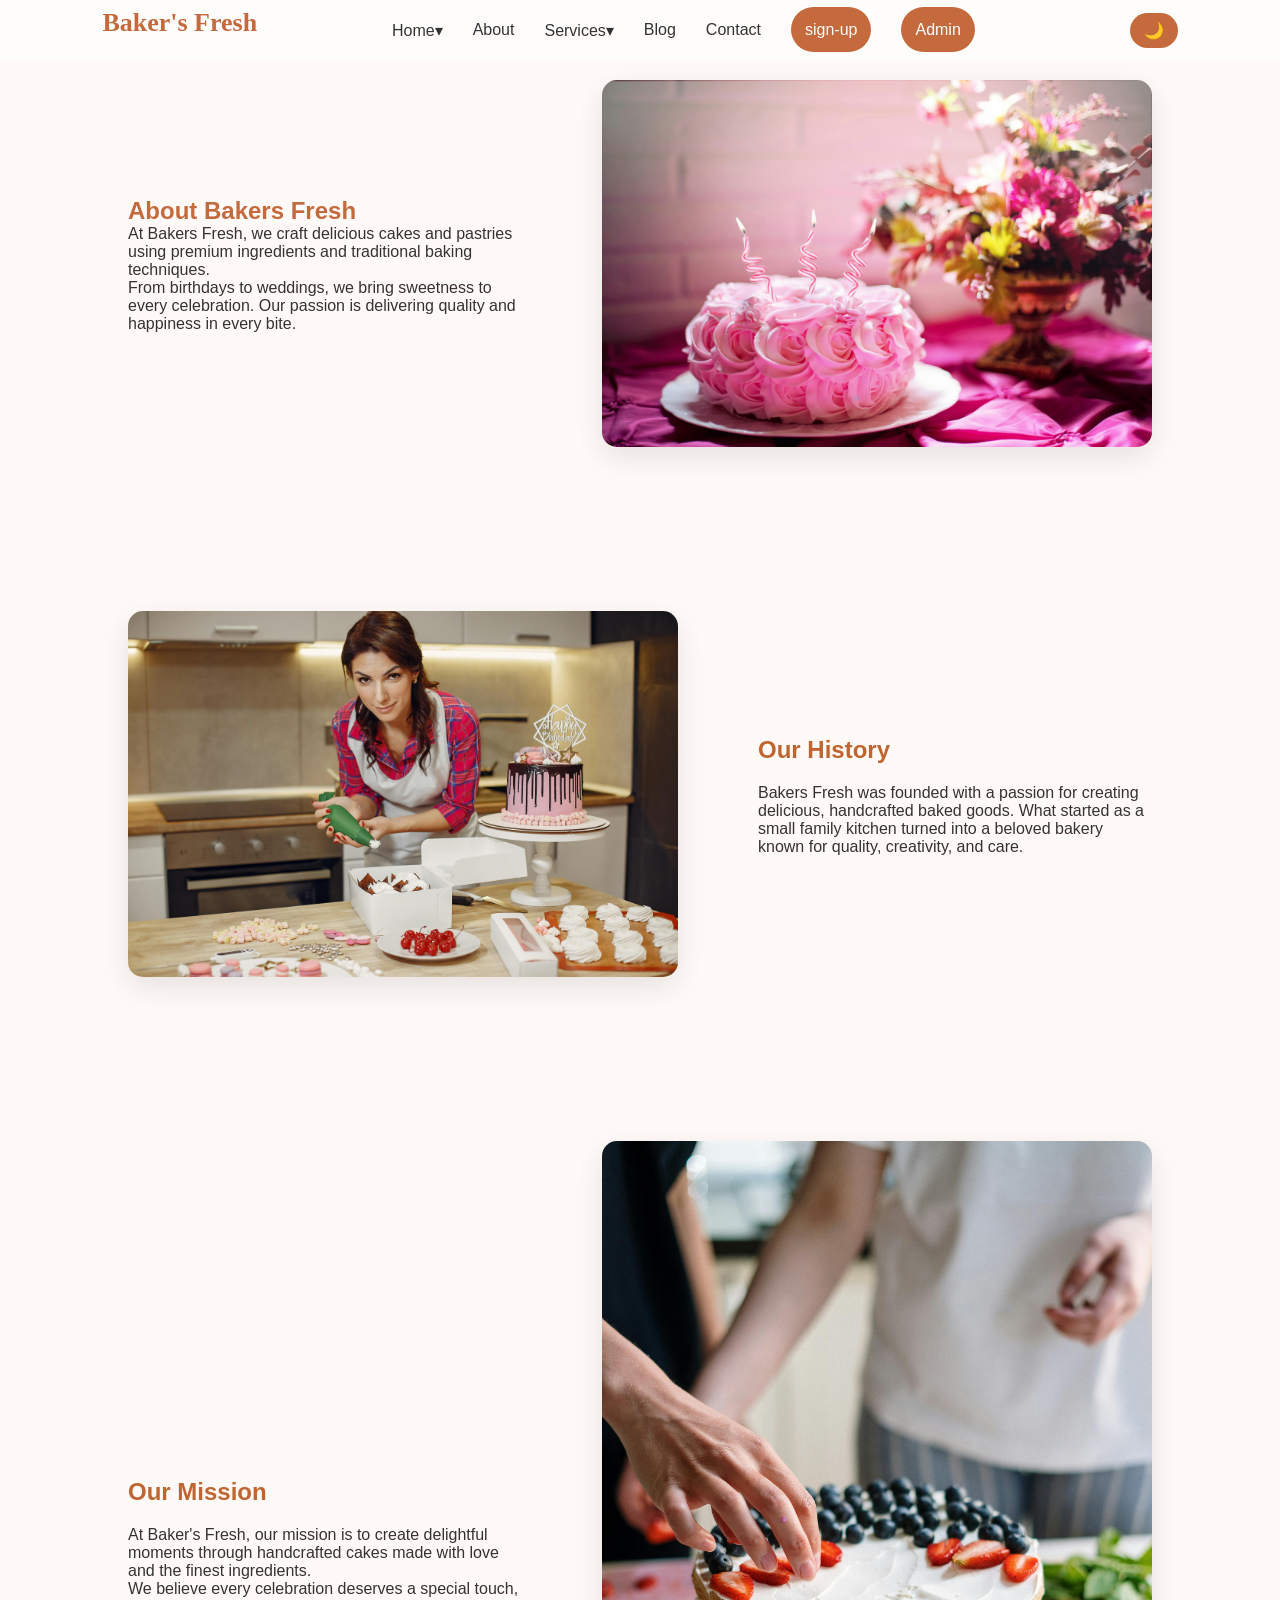
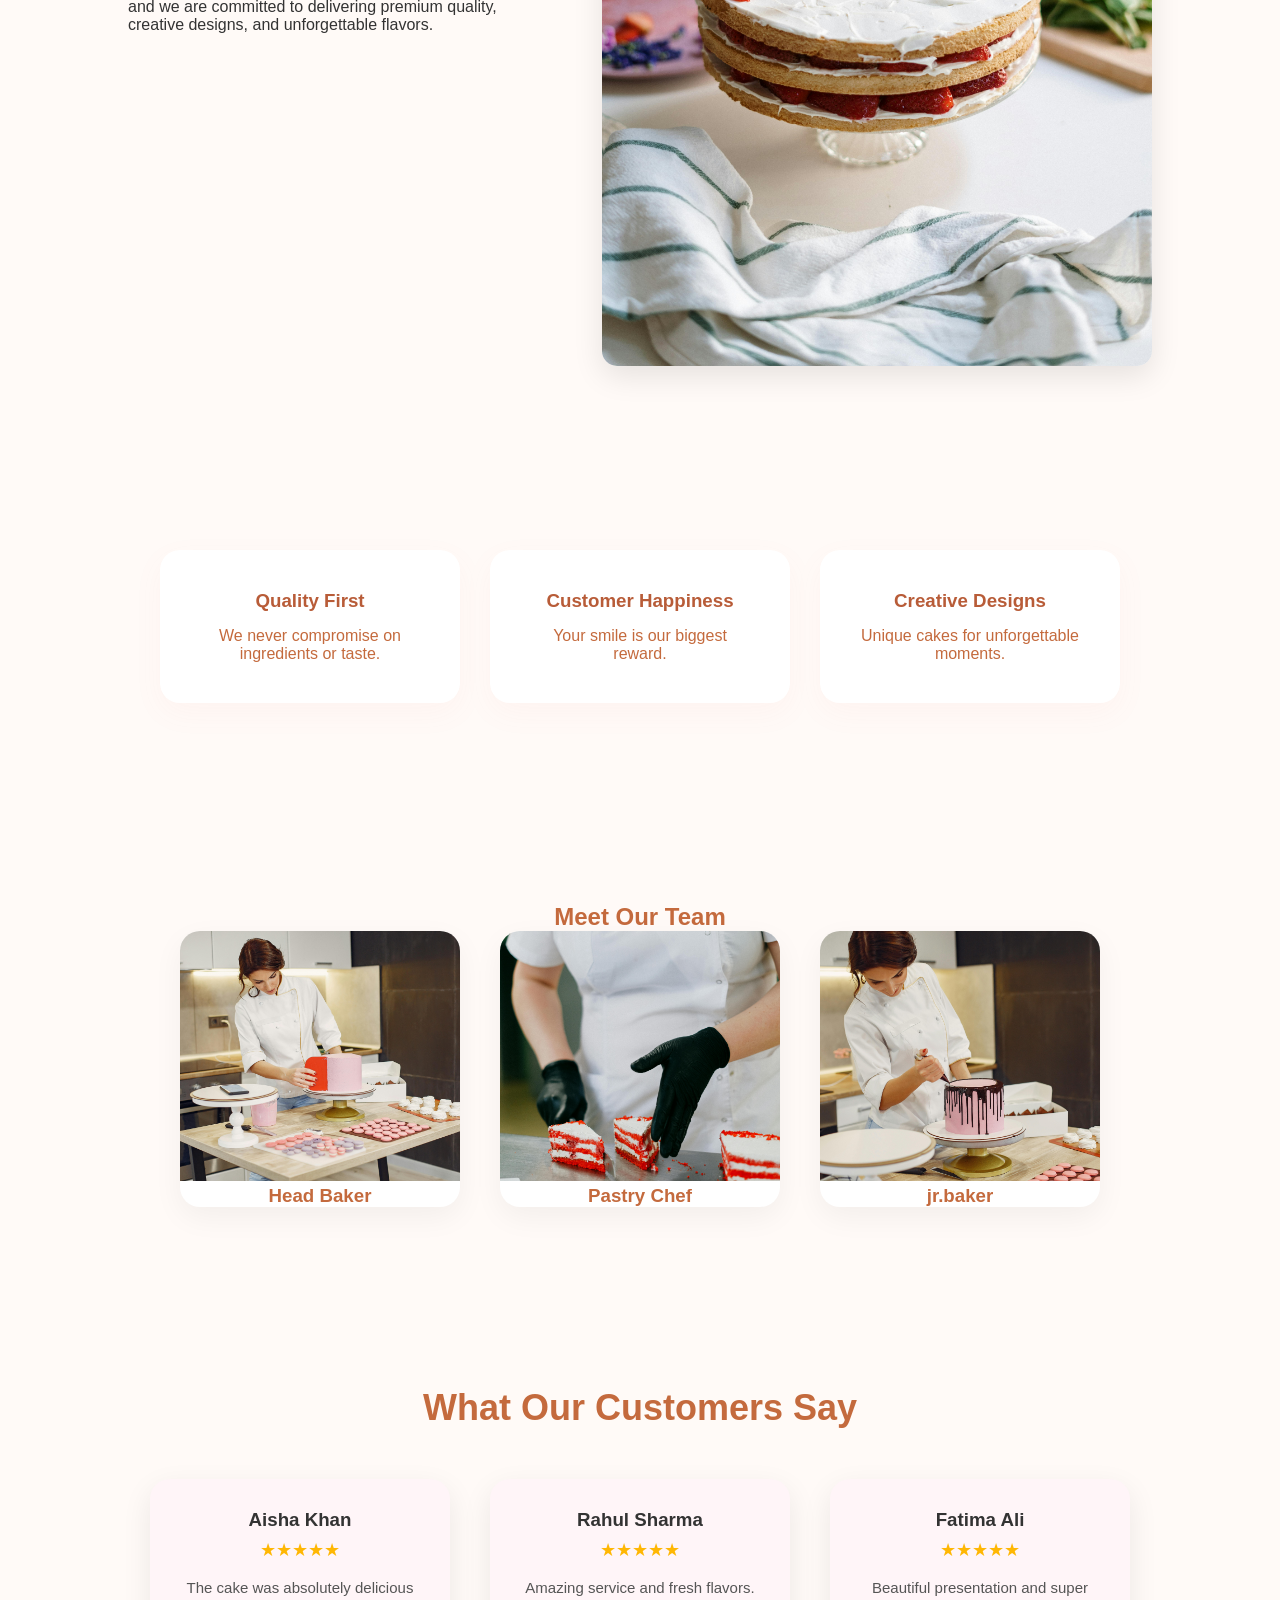
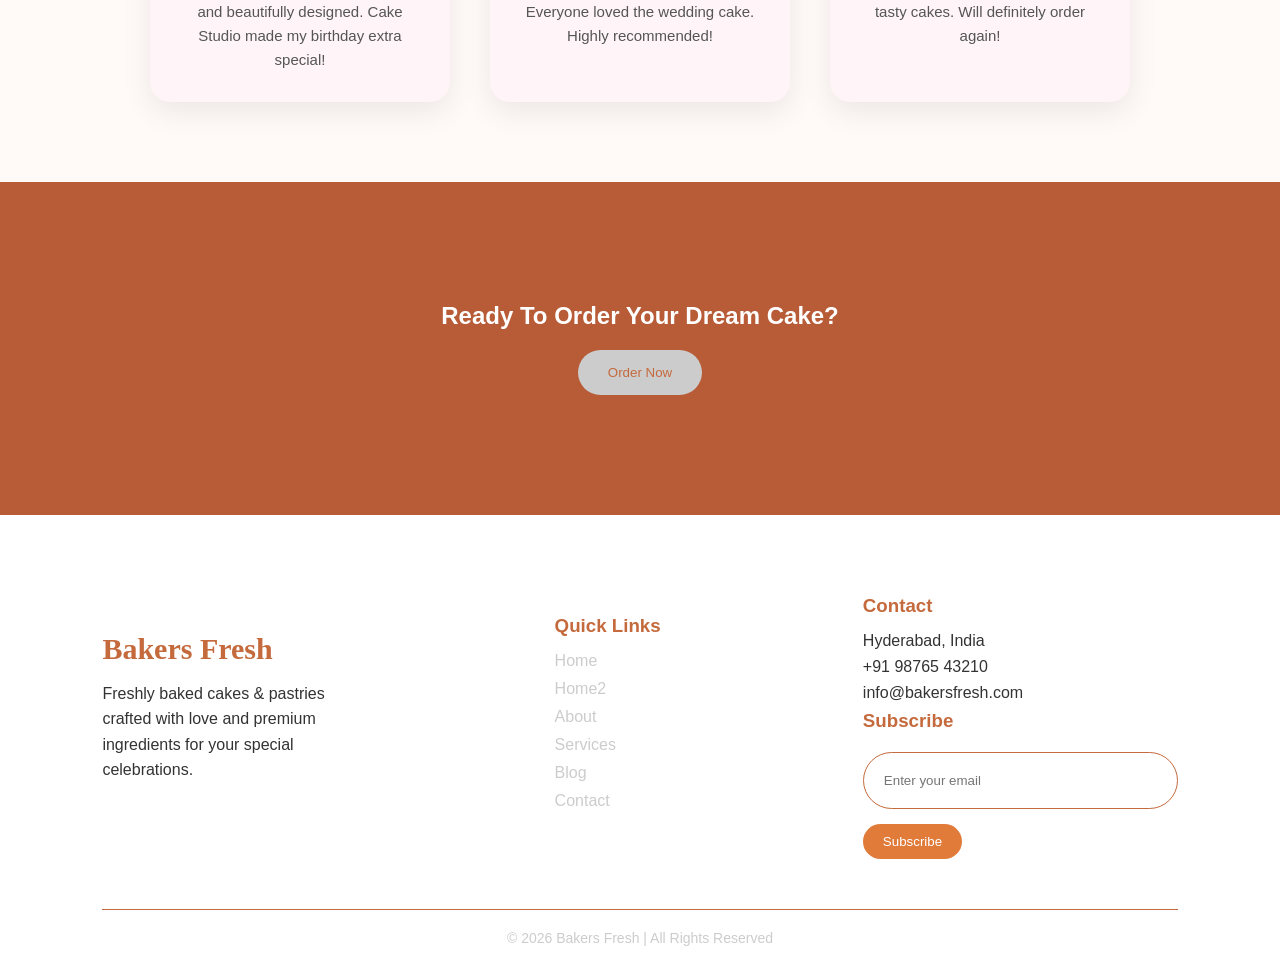
<file: about.html>
<!DOCTYPE html>
<html lang="en">
<head>
<meta charset="UTF-8">
<meta name="viewport" content="width=device-width, initial-scale=1.0">
<title>About Us | Bakers Fresh</title>
<link rel="stylesheet" href="css/about.css">
</head>
<body>

<header>
  <div class="logo"><h2>Baker's Fresh</h2></div>
  <nav>
    <ul id="navLinks">
       <li class="dropdown">
        <a href="index.html">Home▾</a>
        <ul class="dropdown-menu">
      <li><a href="home2.html">Home2</a></li>
         </ul></li>
     
      <li><a href="about.html">About</a></li>
     
      <li class="dropdown">
        <a href="services.html">Services▾</a>
        <ul class="dropdown-menu">
      <li><a href="servicedetails.html">servicedetails</a></li>
         </ul></li>
      <li><a href="blog.html">Blog</a></li>
      <li><a href="contact.html">Contact</a></li>
      <li><a href="login.html" class="signup btn">sign-up</a></li>
      <li><a href="admin panel.html " class="admin btn">Admin</a></li>
    </ul>
    </ul>
  </nav>
  <button class="theme-toggle" onclick="toggleTheme()">🌙</button>
  <div class="menu-toggle" onclick="toggleMenu()">☰</div>
</header>


  <section class="about-section">
  <div class="about-container">

    
    <div class="about-text">
       <h2 style="color:#c46a3d;">About Bakers Fresh</h2>
      <p>
        At Bakers Fresh, we craft delicious cakes and pastries using
        premium ingredients and traditional baking techniques.
      </p>
      <p>
        From birthdays to weddings, we bring sweetness to every celebration.
        Our passion is delivering quality and happiness in every bite.
      </p>
    </div>

  

    <div class="about-image">
      <img src="Images/services-bg.jpg" alt="History Image">
    </div>
    </div>
<div class="about-content slide-right"></div>
  
</section>
   
<section class="zigzag-section">
  <div class="zigzag-container">
    <div class="zigzag-image">
      <img src="Images/about.jpg" alt="Bakery History">
    </div>
    <div class="zigzag-text">
      <h2>Our History</h2>
      <p> Bakers Fresh was founded with a passion for creating delicious,
      handcrafted baked goods. What started as a small family kitchen
      turned into a beloved bakery known for quality, creativity, and care.</p>
    </div>
  </div>

</section>
<section class="zigzag-section ">
  <div class="zigzag-container">
   
    <div class="zigzag-text">
      <h2>Our Mission</h2>
      <p>At Baker's Fresh, our mission is to create delightful moments through
        handcrafted cakes made with love and the finest ingredients.</p>
        <p>
        We believe every celebration deserves a special touch, and we are
        committed to delivering premium quality, creative designs, and
        unforgettable flavors.
      </p></div>
 <div class="zigzag-image">
      <img src="Images/mission.jpg" alt="">
    </div>
    
  </div>
</section>


      
<section class="values">
  
  <div class="value-box">
    <h3>Quality First</h3>
    <p style="color:#c46a3d;">We never compromise on ingredients or taste.</p>
  </div>

  <div class="value-box">
    <h3>Customer Happiness</h3>
    <p style="color:#c46a3d;">Your smile is our biggest reward.</p>
  </div>

  <div class="value-box">
    <h3>Creative Designs</h3>
    <p style="color:#c46a3d;">Unique cakes for unforgettable moments.</p>
  </div>
</section>
<section>
  <h2 style="color:#c46a3d; text-align: center;">Meet Our Team</h2>
  <div class="team-container">
    <div class="team-card">
      <img src="Images/head baker.jpg">
      <h3 style="color:#c46a3d;">Head Baker</h3>
    </div>
    <div class="team-card">
      <img src="Images/pastry chef.jpg">
      <h3 style="color:#c46a3d;">Pastry Chef</h3>
    </div>
    <div class="team-card">
      <img src="Images/jr.baker.jpg">
      <h3 style="color:#c46a3d;">jr.baker</h3>
    </div>
  </div>
</section>

<section class="testimonial-section">
  <h2 class="section-title">What Our Customers Say</h2>

  <div class="testimonial-container">

    <div class="testimonial-card">
      
      <h3>Aisha Khan</h3>
      <div class="stars">★★★★★</div>
      <p>
        The cake was absolutely delicious and beautifully designed.
        Cake Studio made my birthday extra special!
      </p>
    </div>

    <div class="testimonial-card">
      
      <h3>Rahul Sharma</h3>
      <div class="stars">★★★★★</div>
      <p>
        Amazing service and fresh flavors. Everyone loved the wedding cake.
        Highly recommended!
      </p>
    </div>

    <div class="testimonial-card">
     
      <h3>Fatima Ali</h3>
      <div class="stars">★★★★★</div>
      <p>
        Beautiful presentation and super tasty cakes.
        Will definitely order again!
      </p>
    </div>

  </div>
</section>


<section class="cta">
  <h2>Ready To Order Your Dream Cake?</h2>
  <button>Order Now</button>
</section>


  <footer class="footer">
  <div class="footer-container">

  
    <div class="footer-left">
      <h2 class="logo">Bakers Fresh</h2>
      <p class="desc">
        Freshly baked cakes & pastries crafted with love and premium 
        ingredients for your special celebrations.
      </p>
      </div>
       

      <div class="links">
        <h3>Quick Links</h3>
        <ul>
          <li><a href="index.html">Home</a></li>
          <li><a href="home2.html">Home2</a></li>
          <li><a href="about.html">About</a></li>
          <li><a href="services.html">Services</a></li>
          <li><a href="blog.html">Blog</a></li>
          <li><a href="contact.html">Contact</a></li>
        </ul>
      </div>

     

   
    
<div class="footer-right">
      
<div class="contact">
        <h3>Contact</h3>
        <p>Hyderabad, India</p>
        <p>+91 98765 43210</p>
        <p>info@bakersfresh.com</p>
      </div>
    
      <div class="subscribe">
        <h3>Subscribe</h3>
        <input type="email" placeholder="Enter your email">
        <button>Subscribe</button>
      </div>

    </div>

  </div>

  <div class="footer-line"></div>

  <div class="footer-bottom">
    © 2026 Bakers Fresh | All Rights Reserved
  </div>
  
</footer>

<script src="js/about.js"></script>
    



</body>
</html>
</file>
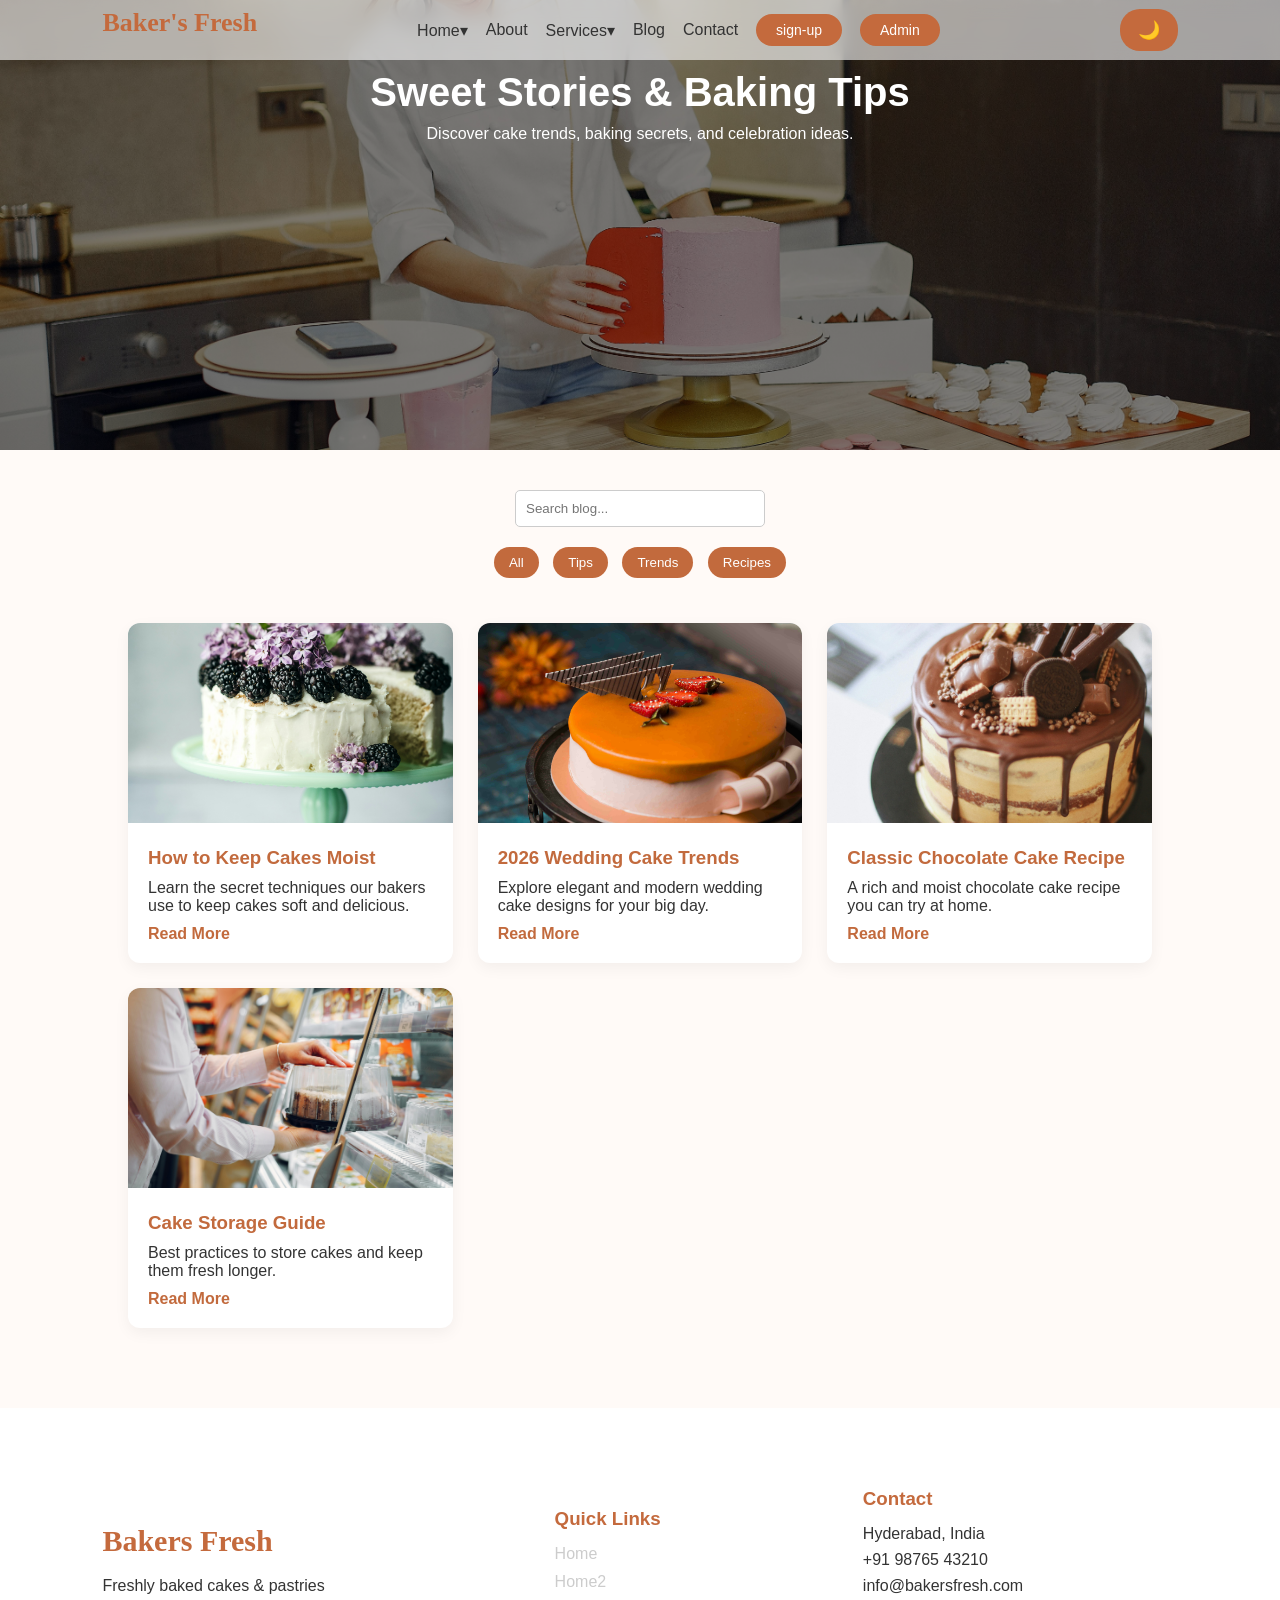
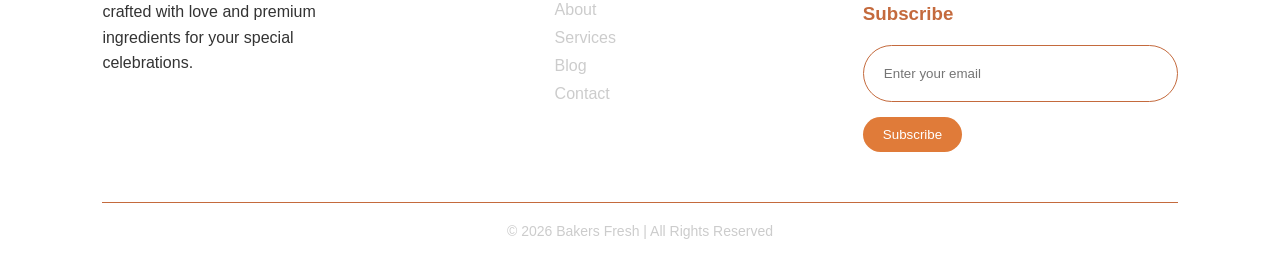
<file: blog.html>
<!DOCTYPE html>
<html lang="en">
<head>
<meta charset="UTF-8">
<meta name="viewport" content="width=device-width, initial-scale=1.0">
<title>Bakers Fresh | Services</title>

<link rel="stylesheet"  href="css/blog.css">
</head>
<body>
<header>
  <div class="logo"><h2>Baker's Fresh</h2></div>
  <nav>
    <ul id="navLinks">
       <li class="dropdown">
        <a href="index.html">Home▾</a>
        <ul class="dropdown-menu">
      <li><a href="home2.html">Home2</a></li>
         </ul></li>
     
      <li><a href="about.html">About</a></li>
      
      <li class="dropdown">
        <a href="services.html">Services▾</a>
        <ul class="dropdown-menu">
      <li><a href="servicedetails.html">servicedetails</a></li>
         </ul></li>
     
      <li><a href="blog.html">Blog</a></li>
      <li><a href="contact.html">Contact</a></li>
      <li><a href="login.html" class="signup btn">sign-up</a></li>
      <li><a href="admin panel.html " class="admin btn">Admin</a></li>
    </ul>
    </ul>
  </nav>
  <button class="theme-toggle" onclick="toggleTheme()">🌙</button>
  <div class="menu-toggle" onclick="toggleMenu()">☰</div>
</header>

 <section class="blog-hero">
    <h1>Sweet Stories & Baking Tips</h1>
    <p>Discover cake trends, baking secrets, and celebration ideas.</p>
  </section>

  
  <section class="blog-controls">
    <input type="text" id="searchInput" placeholder="Search blog...">
    
    <div class="filter-buttons">
      <button onclick="filterPosts('all')" class="active">All</button>
      <button onclick="filterPosts('tips')">Tips</button>
      <button onclick="filterPosts('trends')">Trends</button>
      <button onclick="filterPosts('recipes')">Recipes</button>
    </div>
  </section>

  
  <section class="blog-container" id="blogContainer">

    <div class="blog-card" data-category="tips">
      <img src="Images/blog-1.jpg" alt="">
      <div class="blog-content">
        <h3>How to Keep Cakes Moist</h3>
        <p style="color:#333;">Learn the secret techniques our bakers use to keep cakes soft and delicious.</p>
        <a href="blogdetails.html">Read More</a>
      </div>
    </div>

    <div class="blog-card" data-category="trends">
      <img src="Images/blog-2.jpg" alt="">
      <div class="blog-content">
        <h3>2026 Wedding Cake Trends</h3>
        <p style="color:#333">Explore elegant and modern wedding cake designs for your big day.</p>
        <a href="blogdetails1.html">Read More</a>
      </div>
    </div>

    <div class="blog-card" data-category="recipes">
      <img src="Images/chocolate.jpg" alt="">
      <div class="blog-content">
        <h3>Classic Chocolate Cake Recipe</h3>
        <p style="color:#333">A rich and moist chocolate cake recipe you can try at home.</p>
        <a href="blogdetails2.html">Read More</a>
      </div>
    </div>

    <div class="blog-card" data-category="tips">
      <img src="Images/cake-storage.jpg" alt="">
      <div class="blog-content">
        <h3>Cake Storage Guide</h3>
        <p style="color:#333;">Best practices to store cakes and keep them fresh longer.</p>
        <a href="blogdetails3.html">Read More</a>
      </div>
    </div>

  </section>









<footer class="footer">
  <div class="footer-container">

  
    <div class="footer-left">
      <h2 class="logo">Bakers Fresh</h2>
      <p class="desc">
        Freshly baked cakes & pastries crafted with love and premium 
        ingredients for your special celebrations.
      </p>
      </div>
       

      <div class="links">
        <h3>Quick Links</h3>
        <ul>
          <li><a href="index.html">Home</a></li>
          <li><a href="home2.html">Home2</a></li>
          <li><a href="about.html">About</a></li>
          <li><a href="services.html">Services</a></li>
          <li><a href="blog.html">Blog</a></li>
          <li><a href="contact.html">Contact</a></li>
        </ul>
      </div>

     


    
<div class="footer-right">
      
<div class="contact">
        <h3>Contact</h3>
        <p>Hyderabad, India</p>
        <p>+91 98765 43210</p>
        <p>info@bakersfresh.com</p>
      </div>
    
      <div class="subscribe">
        <h3>Subscribe</h3>
        <input type="email" placeholder="Enter your email">
        <button>Subscribe</button>
      </div>

    </div>

  </div>

  <div class="footer-line"></div>

  <div class="footer-bottom">
    © 2026 Bakers Fresh | All Rights Reserved
  </div>
  
</footer>

    <script src="js/blog.js"></script>
    

</body>

</html>
</file>
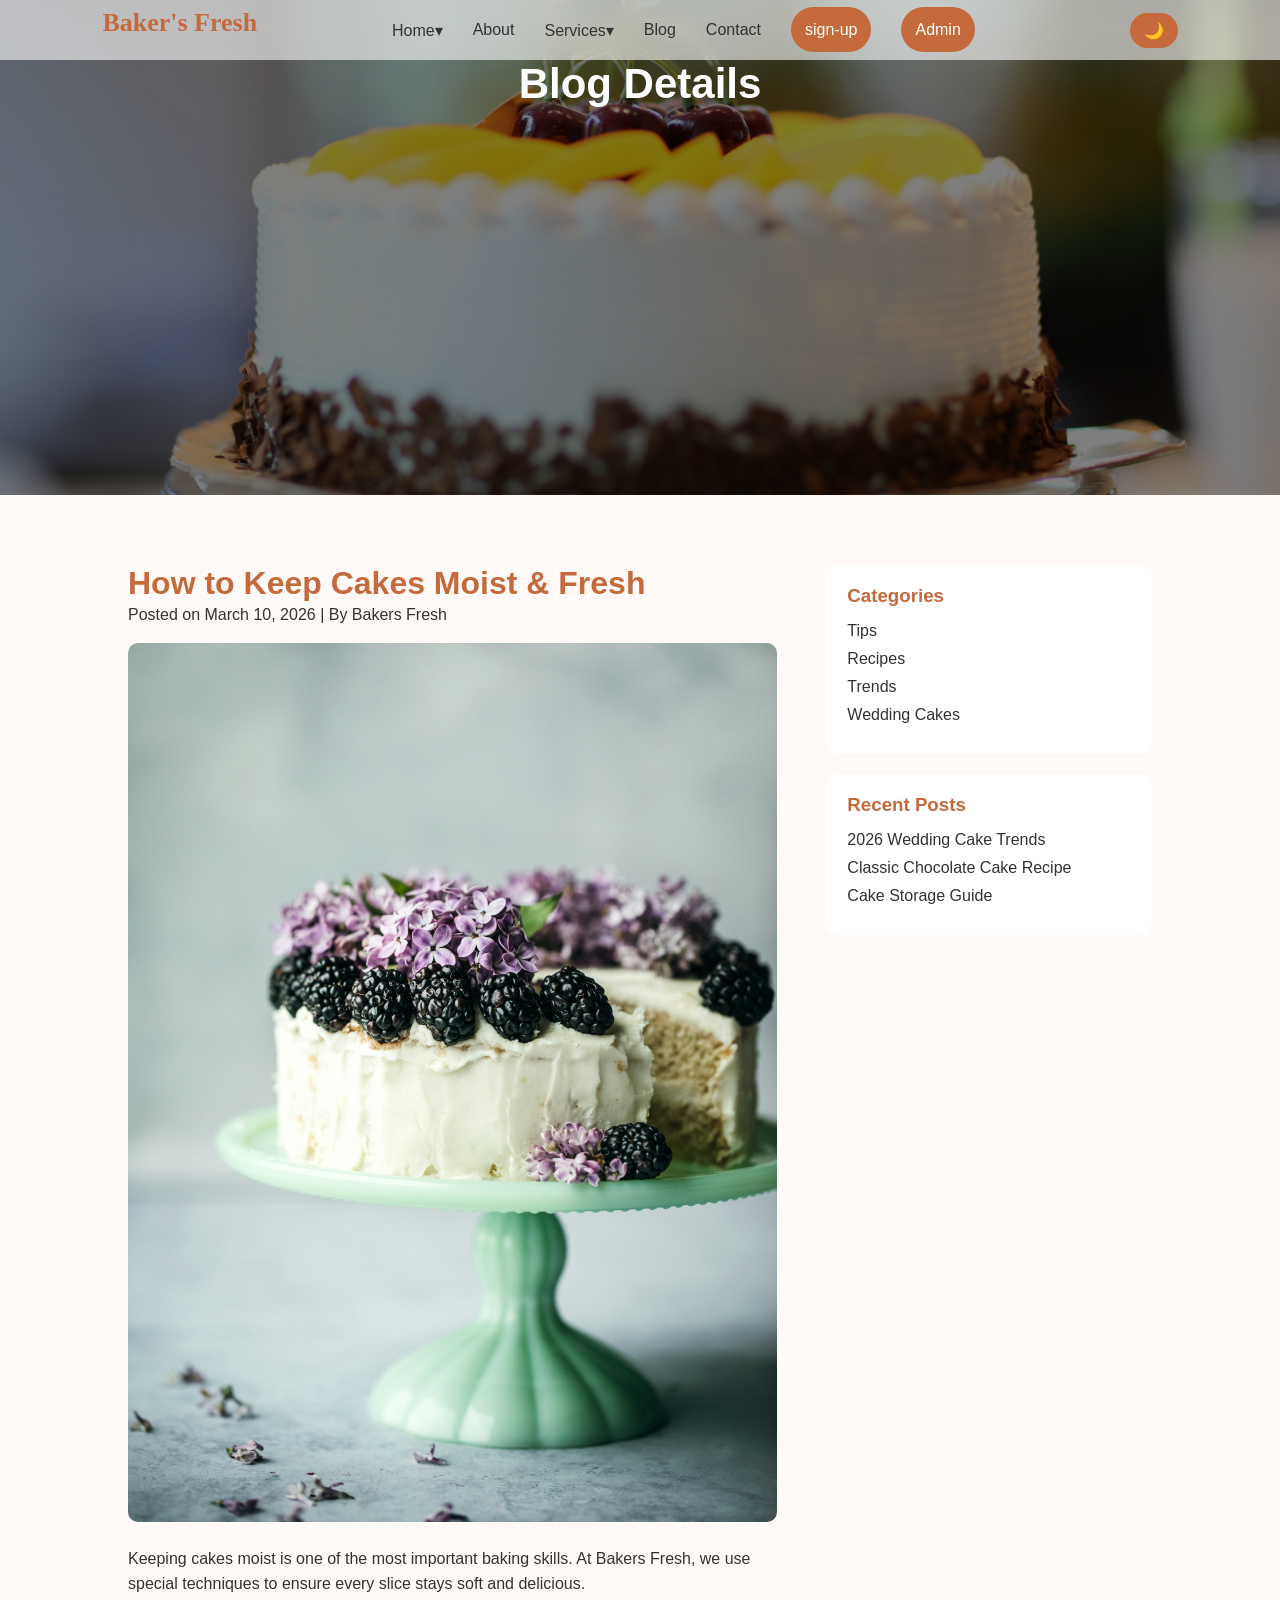
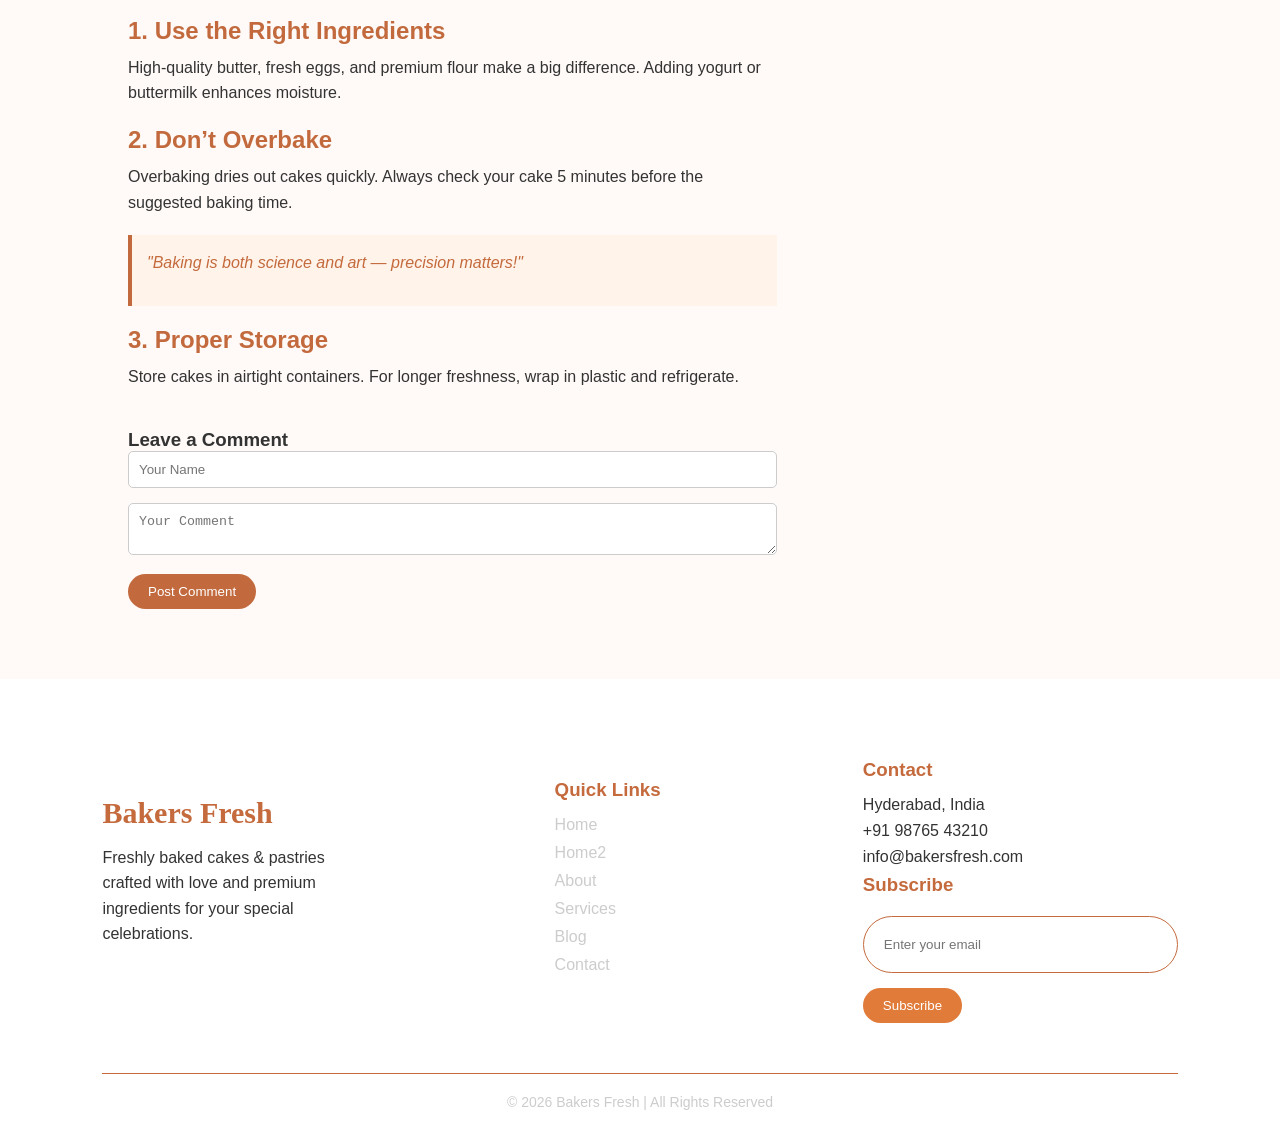
<file: blogdetails.html>
<!DOCTYPE html>
<html lang="en">
<head>
<meta charset="UTF-8">
<meta name="viewport" content="width=device-width, initial-scale=1.0">
<title>Bakers Fresh | Services</title>

<link rel="stylesheet"  href="css/blogdetails.css">
</head>
<body>
<header>
  <div class="logo"><h2>Baker's Fresh</h2></div>
  <nav>
    <ul id="navLinks">
       <li class="dropdown">
        <a href="index.html">Home▾</a>
        <ul class="dropdown-menu">
      <li><a href="home2.html">Home2</a></li>
         </ul></li>
     
      <li><a href="about.html">About</a></li>
     
       <li class="dropdown">
        <a href="services.html">Services▾</a>
        <ul class="dropdown-menu">
      <li><a href="servicedetails.html">servicedetails</a></li>
         </ul></li>
      <li><a href="blog.html">Blog</a></li>
      <li><a href="contact.html">Contact</a></li>
       <li><a href="login.html" class="signup btn">sign-up</a></li>
       <li><a href="admin panel.html" class="admin btn">Admin</a></li>
    </ul>
    </ul>
  </nav>
  <button class="theme-toggle" onclick="toggleTheme()">🌙</button>
  <div class="menu-toggle" onclick="toggleMenu()">☰</div>
</header>

<section class="blog-hero">
  <h1>Blog Details</h1>
  
</section>


<section class="blog-wrapper">

 
  <div class="blog-content">
    <h1 style="color:#c46a3d;">How to Keep Cakes Moist & Fresh</h1>
  <p>Posted on March 10, 2026 | By Bakers Fresh</p>

    <img src="Images/blog-1.jpg" alt="Cake">

    <p>
      Keeping cakes moist is one of the most important baking skills.
      At Bakers Fresh, we use special techniques to ensure every slice
      stays soft and delicious.
    </p>

    <h2>1. Use the Right Ingredients</h2>
    <p>
      High-quality butter, fresh eggs, and premium flour make a big difference.
      Adding yogurt or buttermilk enhances moisture.
    </p>

    <h2>2. Don’t Overbake</h2>
    <p>
      Overbaking dries out cakes quickly. Always check your cake
      5 minutes before the suggested baking time.
    </p>

    <blockquote>
      <p style="color:#c46a3d;">"Baking is both science and art — precision matters!"</p>
    </blockquote>

    <h2>3. Proper Storage</h2>
    <p>
      Store cakes in airtight containers. For longer freshness,
      wrap in plastic and refrigerate.
    </p>

    <div class="comment-section">
      <h3>Leave a Comment</h3>
      <input type="text" placeholder="Your Name">
      <textarea placeholder="Your Comment"></textarea>
      <button>Post Comment</button>
    </div>

</div>

   
  <aside class="sidebar">

    <div class="sidebar-box">
      <h3>Categories</h3>
      <ul>
        <li>Tips</li>
        <li>Recipes</li>
        <li>Trends</li>
        <li>Wedding Cakes</li>
      </ul>
    </div>

    <div class="sidebar-box">
      <h3>Recent Posts</h3>
      <ul>
        <li>2026 Wedding Cake Trends</li>
        <li>Classic Chocolate Cake Recipe</li>
        <li>Cake Storage Guide</li>
      </ul>
    </div>

  </aside>

</section>
<footer class="footer">
  <div class="footer-container">

   
    <div class="footer-left">
      <h2 class="logo">Bakers Fresh</h2>
      <p class="desc">
        Freshly baked cakes & pastries crafted with love and premium 
        ingredients for your special celebrations.
      </p>
      </div>
       

      <div class="links">
        <h3>Quick Links</h3>
        <ul>
          <li><a href="index.html">Home</a></li>
          <li><a href="home2.html">Home2</a></li>
          <li><a href="about.html">About</a></li>
          <li><a href="services.html">Services</a></li>
          <li><a href="blog.html">Blog</a></li>
          <li><a href="contact.html">Contact</a></li>
        </ul>
      </div>

     

    
<div class="footer-right">
      
<div class="contact">
        <h3>Contact</h3>
        <p>Hyderabad, India</p>
        <p>+91 98765 43210</p>
        <p>info@bakersfresh.com</p>
      </div>
    
      <div class="subscribe">
        <h3>Subscribe</h3>
        <input type="email" placeholder="Enter your email">
        <button>Subscribe</button>
      </div>

    </div>

  </div>

  <div class="footer-line"></div>

  <div class="footer-bottom">
    © 2026 Bakers Fresh | All Rights Reserved
  </div>
  
</footer>
 <script src="js/blogdetails.js"></script>
    

</body>
</html>
</file>
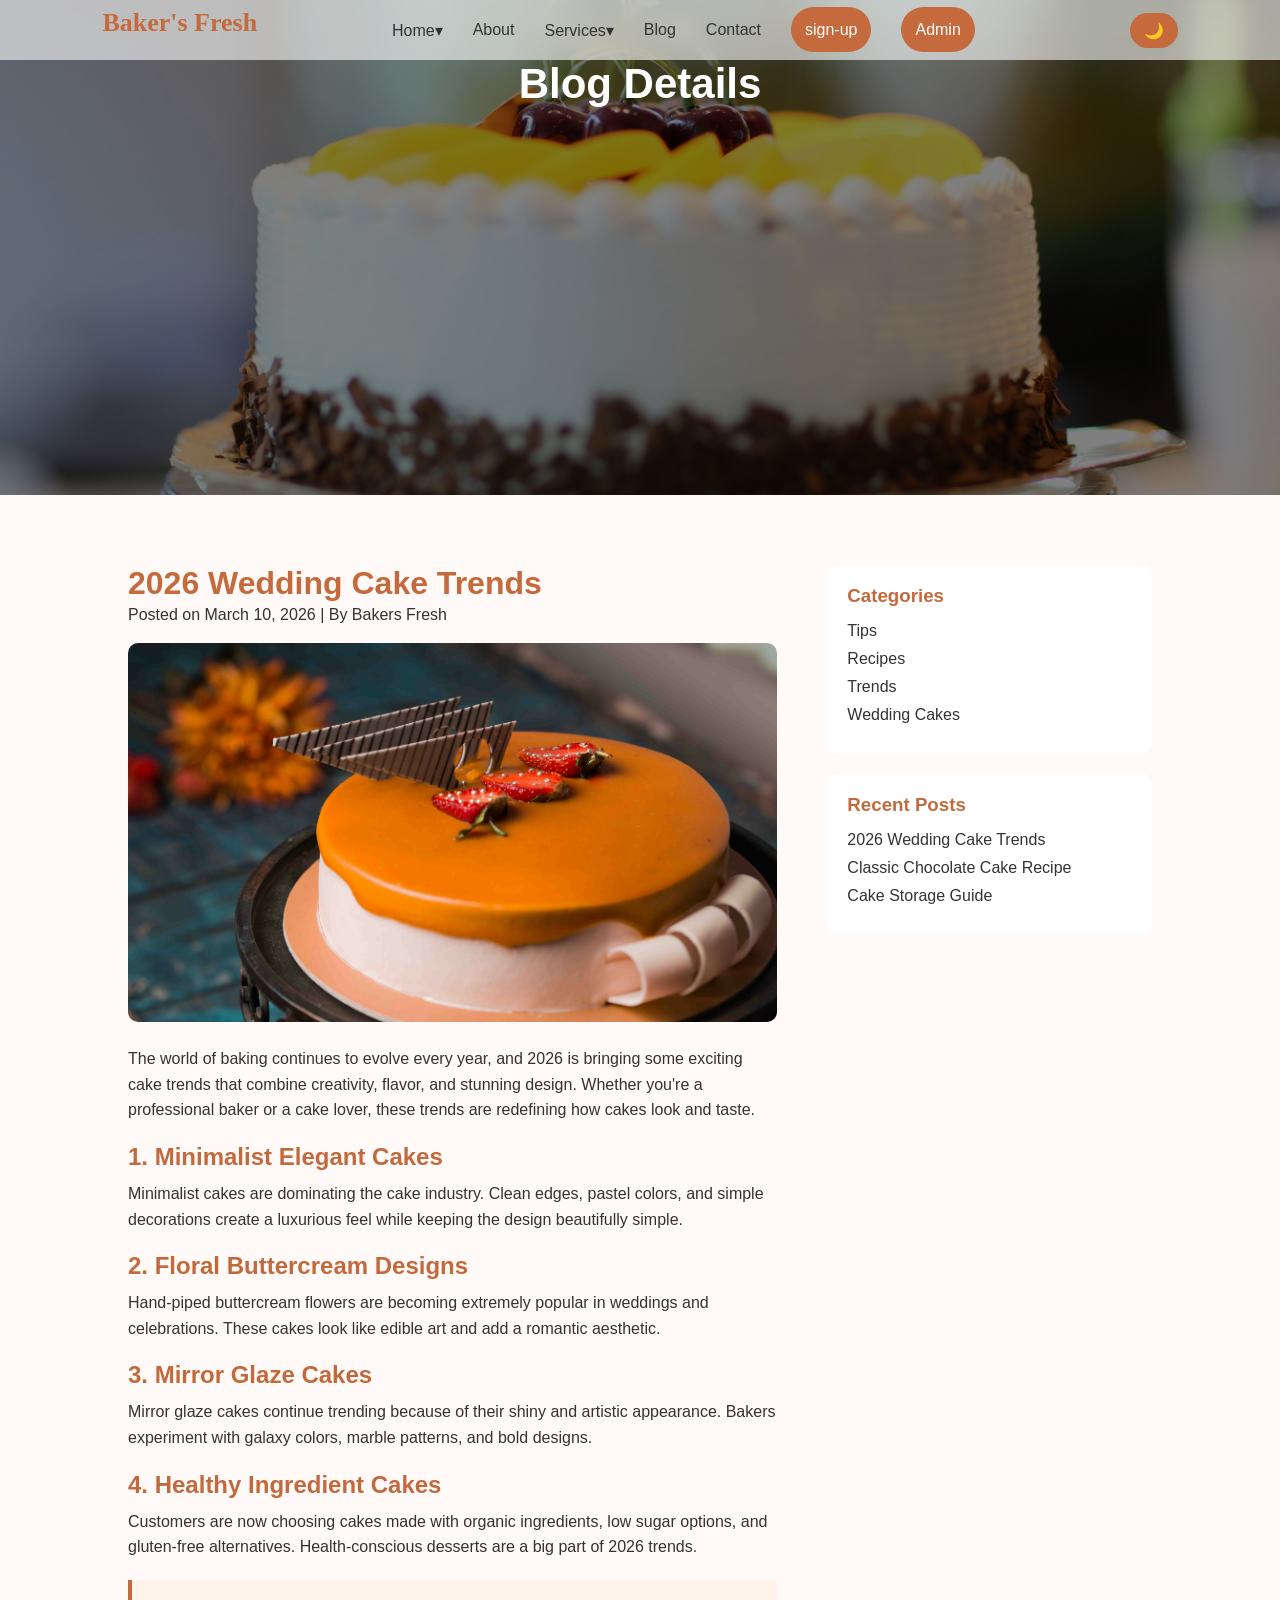
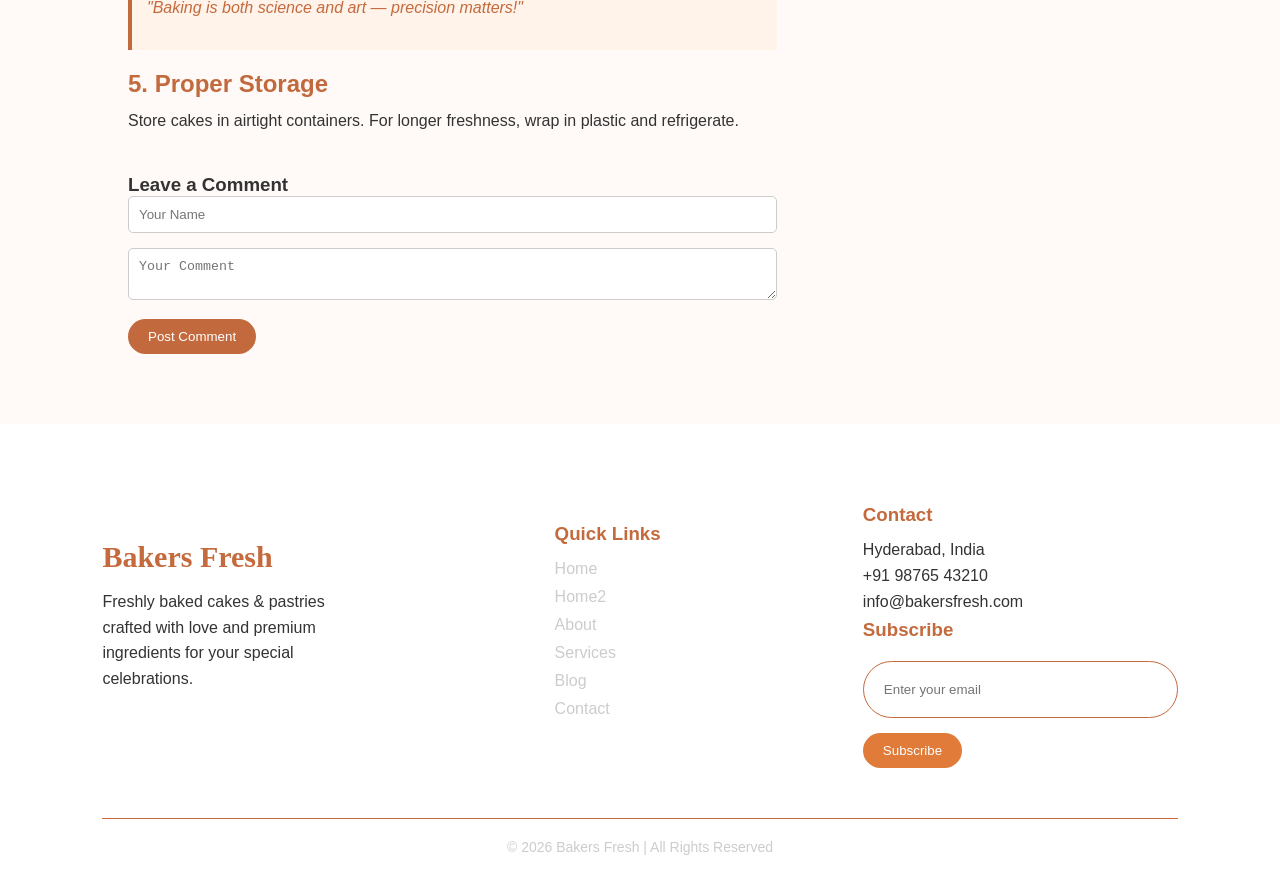
<file: blogdetails1.html>
<!DOCTYPE html>
<html lang="en">
<head>
<meta charset="UTF-8">
<meta name="viewport" content="width=device-width, initial-scale=1.0">
<title>Bakers Fresh | Services</title>

<link rel="stylesheet"  href="css/blogdetails.css">
</head>
<body>
<header>
  <div class="logo"><h2>Baker's Fresh</h2></div>
  <nav>
    <ul id="navLinks">
       <li class="dropdown">
        <a href="index.html">Home▾</a>
        <ul class="dropdown-menu">
      <li><a href="home2.html">Home2</a></li>
         </ul></li>
     
      <li><a href="about.html">About</a></li>
     
       <li class="dropdown">
        <a href="services.html">Services▾</a>
        <ul class="dropdown-menu">
      <li><a href="servicedetails.html">servicedetails</a></li>
         </ul></li>
      <li><a href="blog.html">Blog</a></li>
      <li><a href="contact.html">Contact</a></li>
       <li><a href="login.html" class="signup btn">sign-up</a></li>
       <li><a href="admin panel.html" class="admin btn">Admin</a></li>
    </ul>
    </ul>
  </nav>
  <button class="theme-toggle" onclick="toggleTheme()">🌙</button>
  <div class="menu-toggle" onclick="toggleMenu()">☰</div>
</header>

<section class="blog-hero">
  <h1>Blog Details</h1>
  
</section>


<section class="blog-wrapper">

 
  <div class="blog-content">
    <h1 style="color:#c46a3d;">2026 Wedding Cake Trends</h1>
  <p>Posted on March 10, 2026 | By Bakers Fresh</p>

    <img src="Images/blog-2.jpg" alt="Cake">

    <p>
     The world of baking continues to evolve every year, and 2026 is bringing some
exciting cake trends that combine creativity, flavor, and stunning design.
Whether you're a professional baker or a cake lover, these trends are
redefining how cakes look and taste.
    </p>

    <h2>1. Minimalist Elegant Cakes</h2>

<p>
Minimalist cakes are dominating the cake industry. Clean edges, pastel colors,
and simple decorations create a luxurious feel while keeping the design
beautifully simple.
</p>

<h2>2. Floral Buttercream Designs</h2>

<p>
Hand-piped buttercream flowers are becoming extremely popular in weddings and
celebrations. These cakes look like edible art and add a romantic aesthetic.
</p>



<h2>3. Mirror Glaze Cakes</h2>

<p>
Mirror glaze cakes continue trending because of their shiny and artistic
appearance. Bakers experiment with galaxy colors, marble patterns,
and bold designs.
</p>

<h2>4. Healthy Ingredient Cakes</h2>

<p>
Customers are now choosing cakes made with organic ingredients,
low sugar options, and gluten-free alternatives.
Health-conscious desserts are a big part of 2026 trends.
</p>


    <blockquote>
      <p style="color:#c46a3d;">"Baking is both science and art — precision matters!"</p>
    </blockquote>

    <h2>5. Proper Storage</h2>
    <p>
      Store cakes in airtight containers. For longer freshness,
      wrap in plastic and refrigerate.
    </p>

    <div class="comment-section">
      <h3>Leave a Comment</h3>
      <input type="text" placeholder="Your Name">
      <textarea placeholder="Your Comment"></textarea>
      <button>Post Comment</button>
    </div>

</div>

  
  <aside class="sidebar">

    <div class="sidebar-box">
      <h3>Categories</h3>
      <ul>
        <li>Tips</li>
        <li>Recipes</li>
        <li>Trends</li>
        <li>Wedding Cakes</li>
      </ul>
    </div>

    <div class="sidebar-box">
      <h3>Recent Posts</h3>
      <ul>
        <li>2026 Wedding Cake Trends</li>
        <li>Classic Chocolate Cake Recipe</li>
        <li>Cake Storage Guide</li>
      </ul>
    </div>

  </aside>

</section>

<footer class="footer">
  <div class="footer-container">

   
    <div class="footer-left">
      <h2 class="logo">Bakers Fresh</h2>
      <p class="desc">
        Freshly baked cakes & pastries crafted with love and premium 
        ingredients for your special celebrations.
      </p>
      </div>
       

      <div class="links">
        <h3>Quick Links</h3>
        <ul>
          <li><a href="index.html">Home</a></li>
          <li><a href="home2.html">Home2</a></li>
          <li><a href="about.html">About</a></li>
          <li><a href="services.html">Services</a></li>
          <li><a href="blog.html">Blog</a></li>
          <li><a href="contact.html">Contact</a></li>
        </ul>
      </div>

     

    
<div class="footer-right">
      
<div class="contact">
        <h3>Contact</h3>
        <p>Hyderabad, India</p>
        <p>+91 98765 43210</p>
        <p>info@bakersfresh.com</p>
      </div>
    
      <div class="subscribe">
        <h3>Subscribe</h3>
        <input type="email" placeholder="Enter your email">
        <button>Subscribe</button>
      </div>

    </div>

  </div>

  <div class="footer-line"></div>

  <div class="footer-bottom">
    © 2026 Bakers Fresh | All Rights Reserved
  </div>
  
</footer>
 <script src="js/blogdetails.js"></script>
    

</body>
</html>
</file>
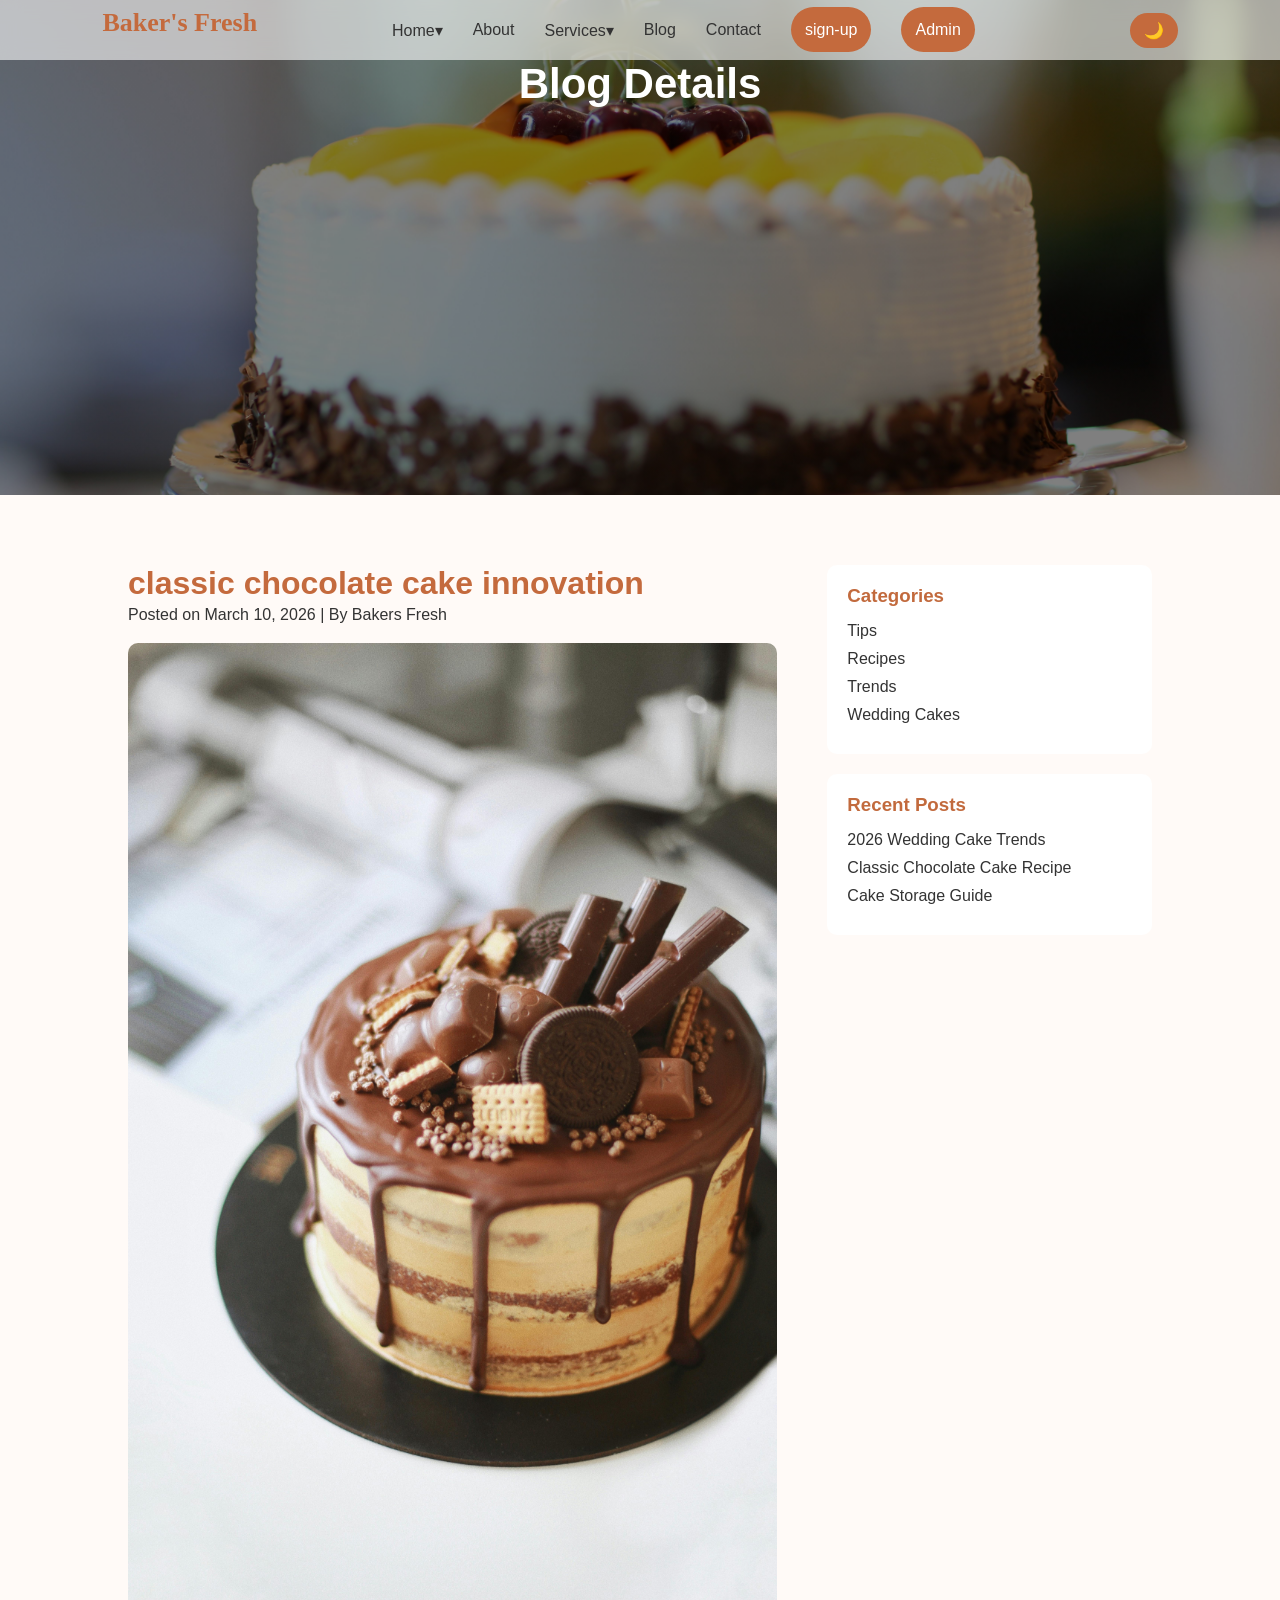
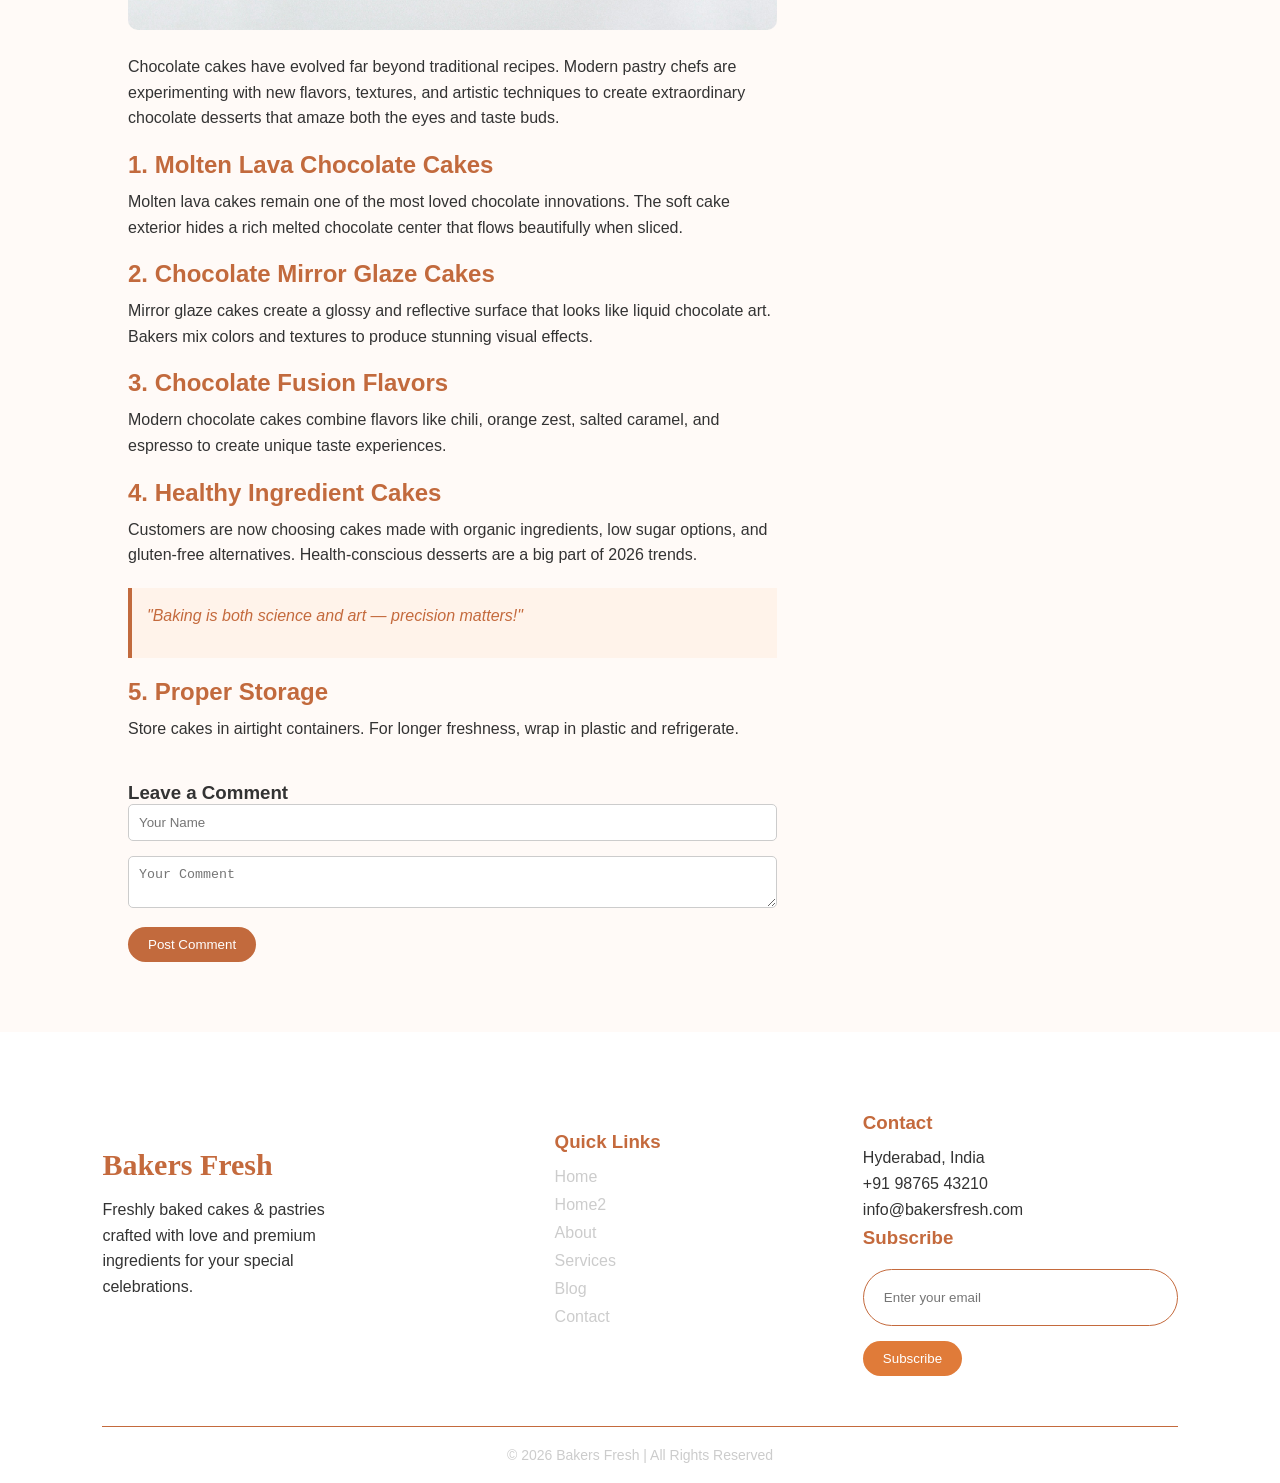
<file: blogdetails2.html>
<!DOCTYPE html>
<html lang="en">
<head>
<meta charset="UTF-8">
<meta name="viewport" content="width=device-width, initial-scale=1.0">
<title>Bakers Fresh | Services</title>

<link rel="stylesheet"  href="css/blogdetails.css">
</head>
<body>
<header>
  <div class="logo"><h2>Baker's Fresh</h2></div>
  <nav>
    <ul id="navLinks">
       <li class="dropdown">
        <a href="index.html">Home▾</a>
        <ul class="dropdown-menu">
      <li><a href="home2.html">Home2</a></li>
         </ul></li>
     
      <li><a href="about.html">About</a></li>
     
       <li class="dropdown">
        <a href="services.html">Services▾</a>
        <ul class="dropdown-menu">
      <li><a href="servicedetails.html">servicedetails</a></li>
         </ul></li>
      <li><a href="blog.html">Blog</a></li>
      <li><a href="contact.html">Contact</a></li>
       <li><a href="login.html" class="signup btn">sign-up</a></li>
       <li><a href="admin panel.html" class="admin btn">Admin</a></li>
    </ul>
    </ul>
  </nav>
  <button class="theme-toggle" onclick="toggleTheme()">🌙</button>
  <div class="menu-toggle" onclick="toggleMenu()">☰</div>
</header>

<section class="blog-hero">
  <h1>Blog Details</h1>
  
</section>


<section class="blog-wrapper">

 
  <div class="blog-content">
    <h1 style="color:#c46a3d;">classic chocolate cake innovation</h1>
  <p>Posted on March 10, 2026 | By Bakers Fresh</p>

    <img src="Images/chocolate.jpg" alt="Cake">

  <p>
Chocolate cakes have evolved far beyond traditional recipes. Modern pastry chefs
are experimenting with new flavors, textures, and artistic techniques to
create extraordinary chocolate desserts that amaze both the eyes and taste buds.
</p>



<h2>1. Molten Lava Chocolate Cakes</h2>

<p>
Molten lava cakes remain one of the most loved chocolate innovations.
The soft cake exterior hides a rich melted chocolate center that flows
beautifully when sliced.
</p>

<h2>2. Chocolate Mirror Glaze Cakes</h2>

<p>
Mirror glaze cakes create a glossy and reflective surface that looks like
liquid chocolate art. Bakers mix colors and textures to produce stunning
visual effects.
</p>



<h2>3. Chocolate Fusion Flavors</h2>

<p>
Modern chocolate cakes combine flavors like chili, orange zest, salted caramel,
and espresso to create unique taste experiences.
</p>

<h2>4. Healthy Ingredient Cakes</h2>

<p>
Customers are now choosing cakes made with organic ingredients,
low sugar options, and gluten-free alternatives.
Health-conscious desserts are a big part of 2026 trends.
</p>


    <blockquote>
      <p style="color:#c46a3d;">"Baking is both science and art — precision matters!"</p>
    </blockquote>

    <h2>5. Proper Storage</h2>
    <p>
      Store cakes in airtight containers. For longer freshness,
      wrap in plastic and refrigerate.
    </p>

    <div class="comment-section">
      <h3>Leave a Comment</h3>
      <input type="text" placeholder="Your Name">
      <textarea placeholder="Your Comment"></textarea>
      <button>Post Comment</button>
    </div>

</div>

  
  <aside class="sidebar">

    <div class="sidebar-box">
      <h3>Categories</h3>
      <ul>
        <li>Tips</li>
        <li>Recipes</li>
        <li>Trends</li>
        <li>Wedding Cakes</li>
      </ul>
    </div>

    <div class="sidebar-box">
      <h3>Recent Posts</h3>
      <ul>
        <li>2026 Wedding Cake Trends</li>
        <li>Classic Chocolate Cake Recipe</li>
        <li>Cake Storage Guide</li>
      </ul>
    </div>

  </aside>

</section>

<footer class="footer">
  <div class="footer-container">

   
    <div class="footer-left">
      <h2 class="logo">Bakers Fresh</h2>
      <p class="desc">
        Freshly baked cakes & pastries crafted with love and premium 
        ingredients for your special celebrations.
      </p>
      </div>
       

      <div class="links">
        <h3>Quick Links</h3>
        <ul>
          <li><a href="index.html">Home</a></li>
          <li><a href="home2.html">Home2</a></li>
          <li><a href="about.html">About</a></li>
          <li><a href="services.html">Services</a></li>
          <li><a href="blog.html">Blog</a></li>
          <li><a href="contact.html">Contact</a></li>
        </ul>
      </div>

     

    
<div class="footer-right">
      
<div class="contact">
        <h3>Contact</h3>
        <p>Hyderabad, India</p>
        <p>+91 98765 43210</p>
        <p>info@bakersfresh.com</p>
      </div>
    
      <div class="subscribe">
        <h3>Subscribe</h3>
        <input type="email" placeholder="Enter your email">
        <button>Subscribe</button>
      </div>

    </div>

  </div>

  <div class="footer-line"></div>

  <div class="footer-bottom">
    © 2026 Bakers Fresh | All Rights Reserved
  </div>
  
</footer>
 <script src="js/blogdetails.js"></script>
    

</body>
</html>
</file>
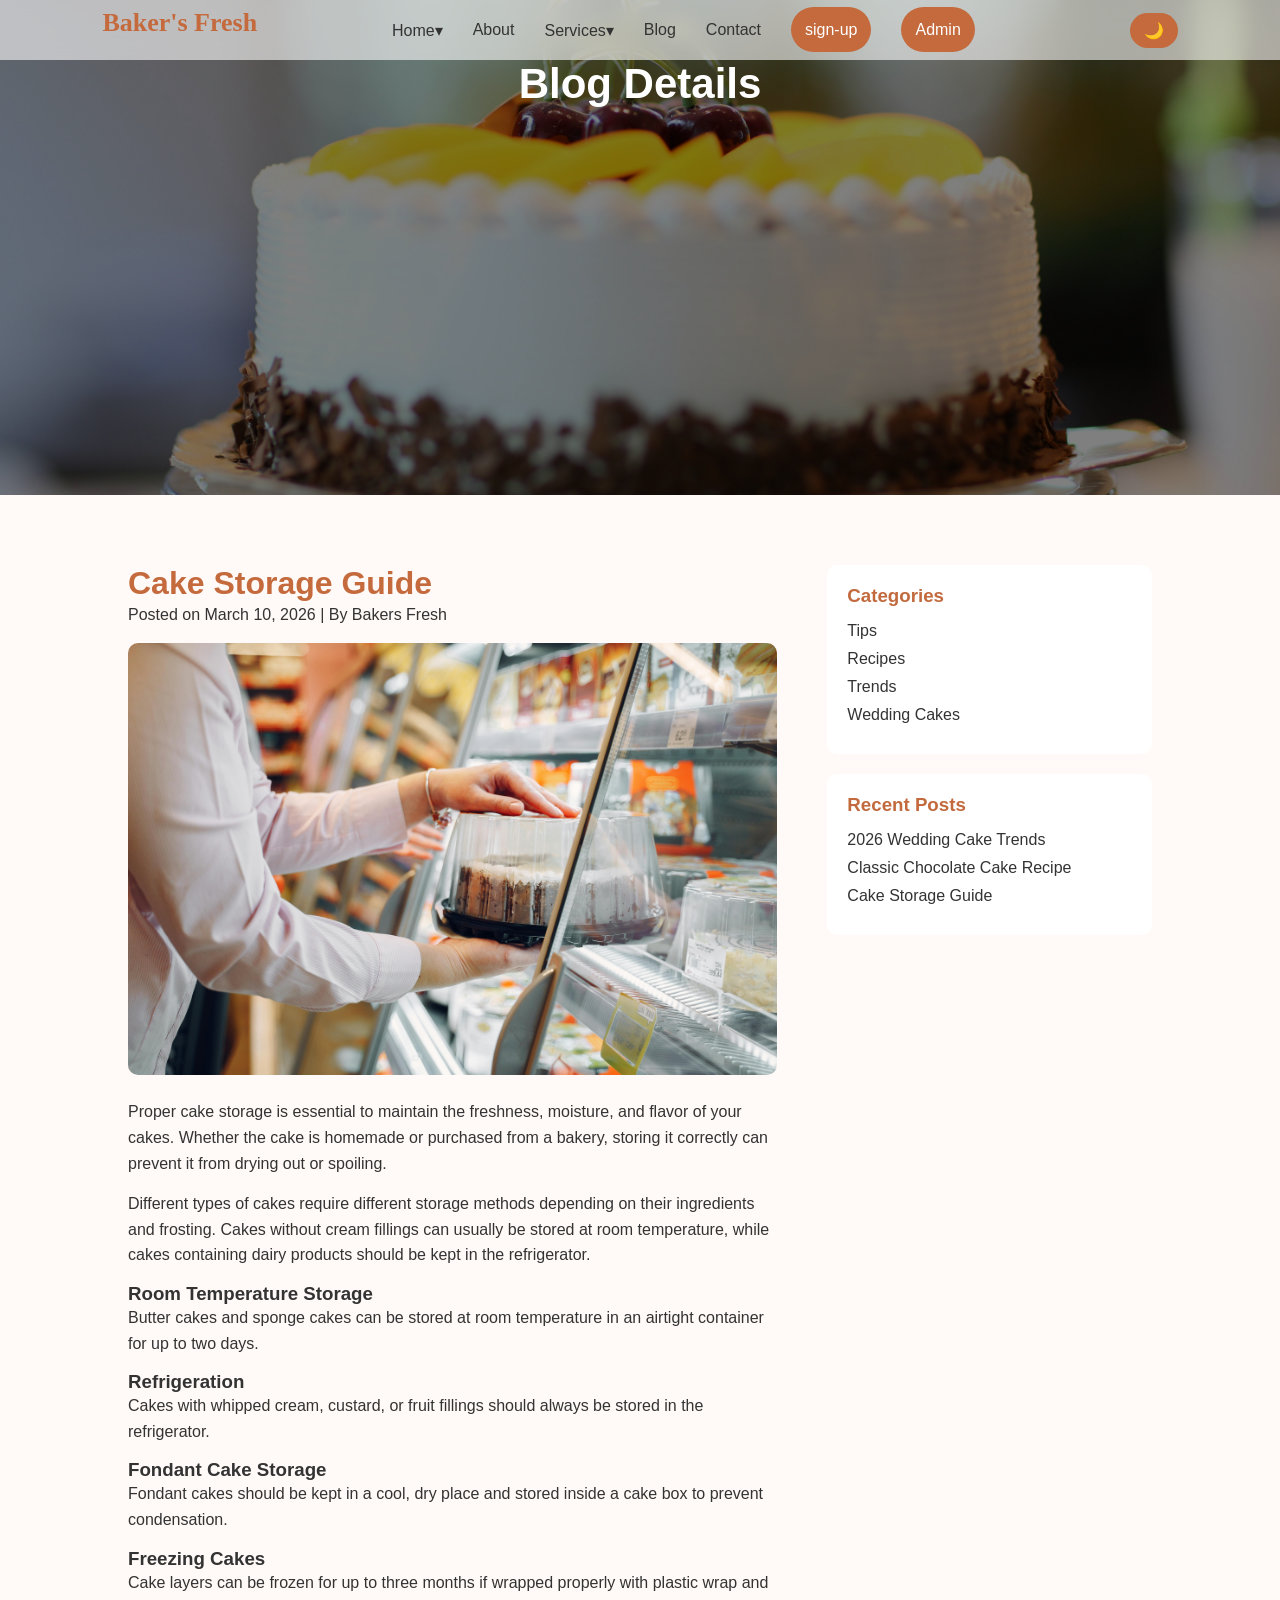
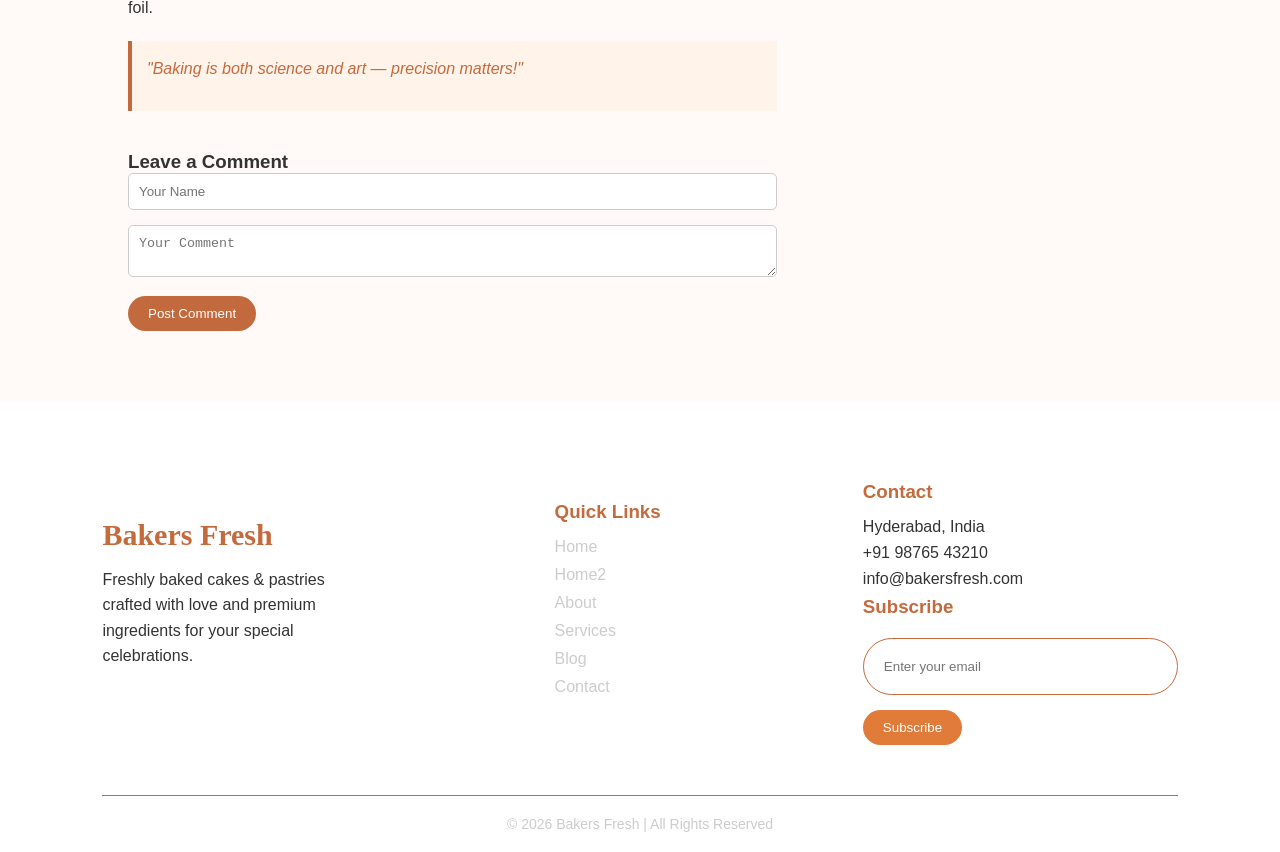
<file: blogdetails3.html>
<!DOCTYPE html>
<html lang="en">
<head>
<meta charset="UTF-8">
<meta name="viewport" content="width=device-width, initial-scale=1.0">
<title>Bakers Fresh | Services</title>

<link rel="stylesheet"  href="css/blogdetails.css">
</head>
<body>
<header>
  <div class="logo"><h2>Baker's Fresh</h2></div>
  <nav>
    <ul id="navLinks">
       <li class="dropdown">
        <a href="index.html">Home▾</a>
        <ul class="dropdown-menu">
      <li><a href="home2.html">Home2</a></li>
         </ul></li>
     
      <li><a href="about.html">About</a></li>
     
       <li class="dropdown">
        <a href="services.html">Services▾</a>
        <ul class="dropdown-menu">
      <li><a href="servicedetails.html">servicedetails</a></li>
         </ul></li>
      <li><a href="blog.html">Blog</a></li>
      <li><a href="contact.html">Contact</a></li>
       <li><a href="login.html" class="signup btn">sign-up</a></li>
       <li><a href="admin panel.html" class="admin btn">Admin</a></li>
    </ul>
    </ul>
  </nav>
  <button class="theme-toggle" onclick="toggleTheme()">🌙</button>
  <div class="menu-toggle" onclick="toggleMenu()">☰</div>
</header>

<section class="blog-hero">
  <h1>Blog Details</h1>
  
</section>


<section class="blog-wrapper">

 
  <div class="blog-content">
    <h1 style="color:#c46a3d;">Cake Storage Guide</h1>
  <p>Posted on March 10, 2026 | By Bakers Fresh</p>

    <img src="Images/cake-storage.jpg" alt="Cake">

<p>

Proper cake storage is essential to maintain the freshness, moisture, and flavor
of your cakes. Whether the cake is homemade or purchased from a bakery,
storing it correctly can prevent it from drying out or spoiling.

</p>
<p>

Different types of cakes require different storage methods depending on their
ingredients and frosting. Cakes without cream fillings can usually be stored
at room temperature, while cakes containing dairy products should be kept
in the refrigerator.

</p>
<h3>Room Temperature Storage</h3>
<p>

Butter cakes and sponge cakes can be stored at room temperature in an
airtight container for up to two days.

</p>
<h3>Refrigeration</h3>
<p>Cakes with whipped cream, custard, or fruit fillings should always
be stored in the refrigerator.</p>
<h3>Fondant Cake Storage</h3>

<p>

Fondant cakes should be kept in a cool, dry place and stored
inside a cake box to prevent condensation.

</p>
<h3>Freezing Cakes</h3>

<p>

Cake layers can be frozen for up to three months if wrapped
properly with plastic wrap and foil.

</p>
    <blockquote>
      <p style="color:#c46a3d;">"Baking is both science and art — precision matters!"</p>
    </blockquote>

    

    <div class="comment-section">
      <h3>Leave a Comment</h3>
      <input type="text" placeholder="Your Name">
      <textarea placeholder="Your Comment"></textarea>
      <button>Post Comment</button>
    </div>

</div>

  
  <aside class="sidebar">

    <div class="sidebar-box">
      <h3>Categories</h3>
      <ul>
        <li>Tips</li>
        <li>Recipes</li>
        <li>Trends</li>
        <li>Wedding Cakes</li>
      </ul>
    </div>

    <div class="sidebar-box">
      <h3>Recent Posts</h3>
      <ul>
        <li>2026 Wedding Cake Trends</li>
        <li>Classic Chocolate Cake Recipe</li>
        <li>Cake Storage Guide</li>
      </ul>
    </div>

  </aside>

</section>

<footer class="footer">
  <div class="footer-container">

   
    <div class="footer-left">
      <h2 class="logo">Bakers Fresh</h2>
      <p class="desc">
        Freshly baked cakes & pastries crafted with love and premium 
        ingredients for your special celebrations.
      </p>
      </div>
       

      <div class="links">
        <h3>Quick Links</h3>
        <ul>
          <li><a href="index.html">Home</a></li>
          <li><a href="home2.html">Home2</a></li>
          <li><a href="about.html">About</a></li>
          <li><a href="services.html">Services</a></li>
          <li><a href="blog.html">Blog</a></li>
          <li><a href="contact.html">Contact</a></li>
        </ul>
      </div>

     

    
<div class="footer-right">
      
<div class="contact">
        <h3>Contact</h3>
        <p>Hyderabad, India</p>
        <p>+91 98765 43210</p>
        <p>info@bakersfresh.com</p>
      </div>
    
      <div class="subscribe">
        <h3>Subscribe</h3>
        <input type="email" placeholder="Enter your email">
        <button>Subscribe</button>
      </div>

    </div>

  </div>

  <div class="footer-line"></div>

  <div class="footer-bottom">
    © 2026 Bakers Fresh | All Rights Reserved
  </div>
  
</footer>
 <script src="js/blogdetails.js"></script>
    

</body>
</html>
</file>
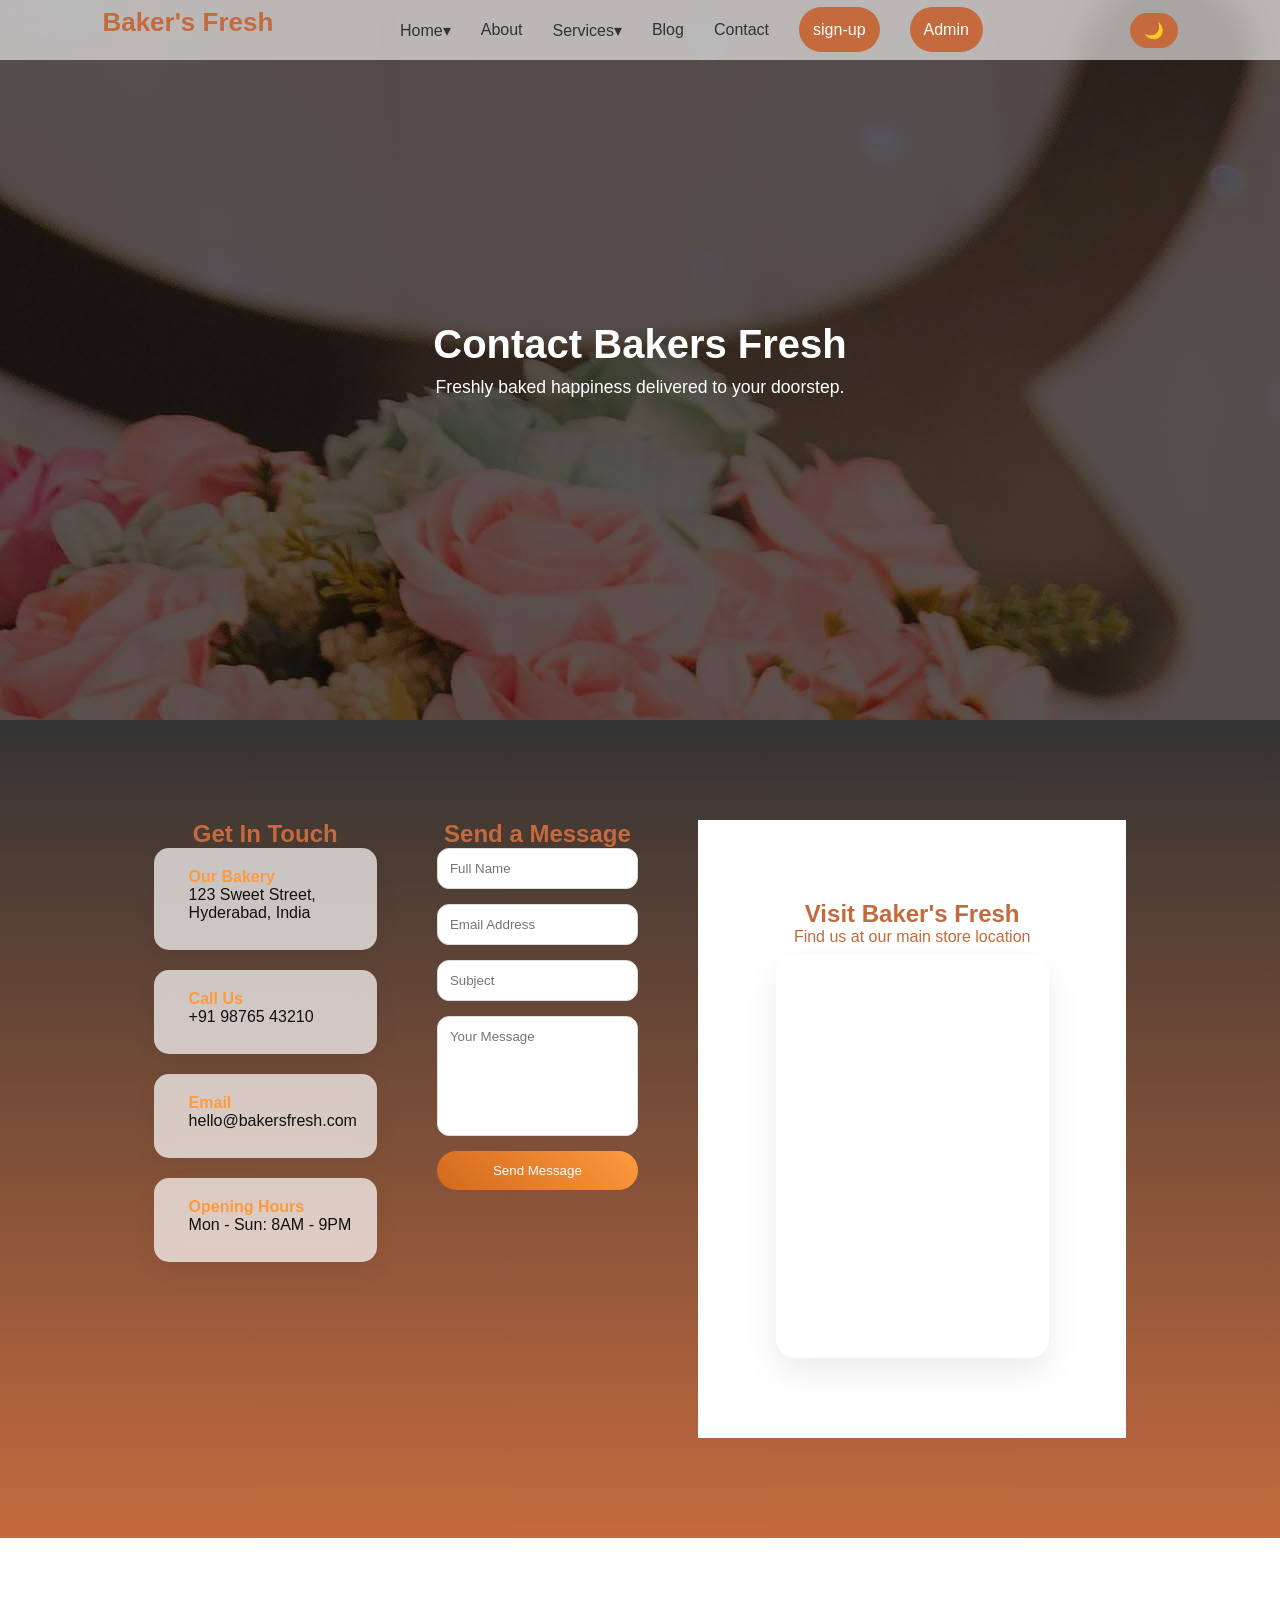
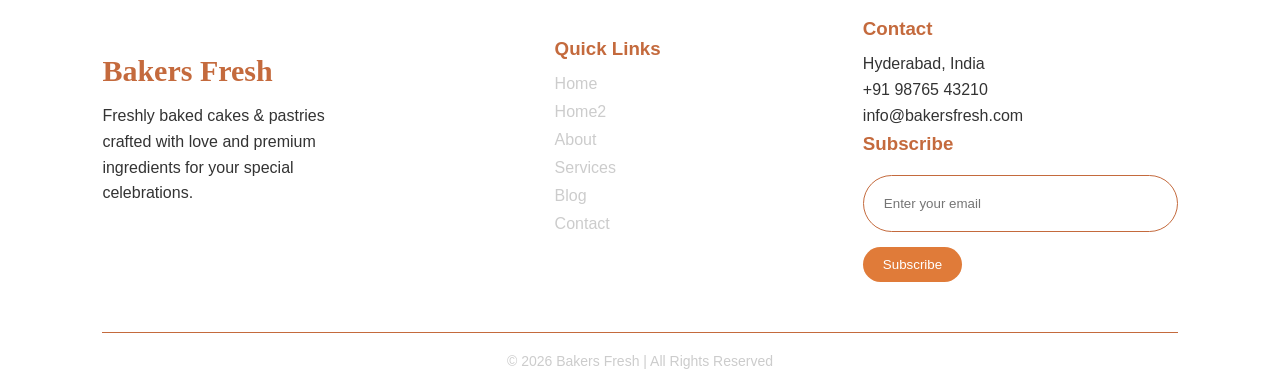
<file: contact.html>
<!DOCTYPE html>
<html lang="en">
<head>
  <meta charset="UTF-8">
  <meta name="viewport" content="width=device-width, initial-scale=1.0">
  <title>Contact Us</title>
<link rel="stylesheet"  href="css/contact.css">
</head>

<body>

<header>
  <div class="logo"><h2>Baker's Fresh</h2></div>
  <nav>
    <ul id="navLinks">
       <li class="dropdown">
        <a href="index.html">Home▾</a>
        <ul class="dropdown-menu">
      <li><a href="home2.html">Home2</a></li>
         </ul></li>
    
      <li><a href="about.html">About</a></li>
      
      <li class="dropdown">
        <a href="services.html">Services▾</a>
        <ul class="dropdown-menu">
      <li><a href="servicedetails.html">servicedetails</a></li>
         </ul></li>
      <li><a href="blog.html">Blog</a></li>
      <li><a href="contact.html">Contact</a></li>
      <li><a href="login.html" class="signup btn">sign-up</a></li>
      <li><a href="admin panel.html " class="admin btn">Admin</a></li>
    </ul>
    </ul>
  </nav>
  <button class="theme-toggle" onclick="toggleTheme()">🌙</button>
  <div class="menu-toggle" onclick="toggleMenu()">☰</div>
</header>

<section class="hero">
  <div class="overlay"></div>
  <div class="hero-content">
    <h1>Contact Bakers Fresh</h1>
    <p>Freshly baked happiness delivered to your doorstep.</p>
  </div>
</section>
<section>
<div class="contact">



<section class="contact-container">

  
  <div class="contact-info fade-in">
    <h2 style="color: #c46a3d; text-align:center;">Get In Touch</h2>

    <div class="info-card">
      <i class="fas fa-map-marker-alt"></i>
      <div>
        <h4 style="color:#ff9a3c;">Our Bakery</h4>
        <p style="color:#111;">123 Sweet Street, Hyderabad, India</p>
      </div>
    </div>

    <div class="info-card">
      <i class="fas fa-phone"></i>
      <div>
        <h4 style="color:#ff9a3c;">Call Us</h4>
        <p style="color:#111;">+91 98765 43210</p>
      </div>
    </div>

    <div class="info-card">
      <i class="fas fa-envelope"></i>
      <div>
        <h4 style="color:#ff9a3c;">Email</h4>
        <p style="color:#111;">hello@bakersfresh.com</p>
      </div>
    </div>

    <div class="info-card">
      <i class="fas fa-clock"></i>
      <div>
        <h4 style="color:#ff9a3c;">Opening Hours</h4>
        <p style="color:#111;">Mon - Sun: 8AM - 9PM</p>
      </div>
    </div>
  </div>



  

  
  <div class="contact-form fade-in">
    <h2 style="color:#c46a3d; text-align: center;">Send a Message</h2>

    <form id="contactForm">
      <div class="form-group">
        <input type="text" id="name" placeholder="Full Name">
        <small class="error"></small>
      </div>

      <div class="form-group">
        <input type="email" id="email" placeholder="Email Address">
        <small class="error"></small>
      </div>

      <div class="form-group">
        <input type="text" id="subject" placeholder="Subject">
        <small class="error"></small>
      </div>

      <div class="form-group">
        <textarea id="message" placeholder="Your Message"></textarea>
        <small class="error"></small>
      </div>

      <button type="submit" class="btn">Send Message</button>
      <p id="successMessage" class="success"></p>
    </form>
  </div>
<section class="map-section">
  <h2 style="color:#c46a3d;">Visit Baker's Fresh</h2>
  <p>Find us at our main store location</p>

  <div class="map-container">
    <iframe
      
     src="https://www.google.com/maps/embed?pb=!1m18!1m12!1m3!1d30465.11007370725!2d78.34906422240569!3d17.35705480744563!2m3!1f0!2f0!3f0!3m2!1i1024!2i768!4f13.1!3m3!1m2!1s0x3bcb95dcbdb5bd09%3A0x6c1da9b214b25536!2sPeeramcheru%2C%20Telangana!5e0!3m2!1sen!2sin!4v1770808016766!5m2!1sen!2sin"
      width="100%" 
      height="350px" 
      style="border:0;"
       allowfullscreen="" 
       loading="lazy" 
       referrerpolicy="no-referrer-when-downgrade">
    </iframe>
  </div>
</section>
</section>

  
</section>

<footer class="footer">
  <div class="footer-container">

    <div class="footer-left">
      <h2 class="logo">Bakers Fresh</h2>
      <p class="desc">
        Freshly baked cakes & pastries crafted with love and premium 
        ingredients for your special celebrations.
      </p>
      </div>
       

      <div class="links">
        <h3>Quick Links</h3>
        <ul>
          <li><a href="index.html">Home</a></li>
          <li><a href="home2.html">Home2</a></li>
          <li><a href="about.html">About</a></li>
          <li><a href="services.html">Services</a></li>
          <li><a href="blog.html">Blog</a></li>
          <li><a href="contact.html">Contact</a></li>
        </ul>
      </div>

     

    
<div class="footer-right">
      
<div class="contact">
        <h3>Contact</h3>
        <p>Hyderabad, India</p>
        <p>+91 98765 43210</p>
        <p>info@bakersfresh.com</p>
      </div>
    
      <div class="subscribe">
        <h3>Subscribe</h3>
        <input type="email" placeholder="Enter your email">
        <button>Subscribe</button>
      </div>

    </div>

  </div>

  <div class="footer-line"></div>

  <div class="footer-bottom">
    © 2026 Bakers Fresh | All Rights Reserved
  </div>
  
</footer>
<script src="js/contact.js"></script>


</body>
</html>
</file>
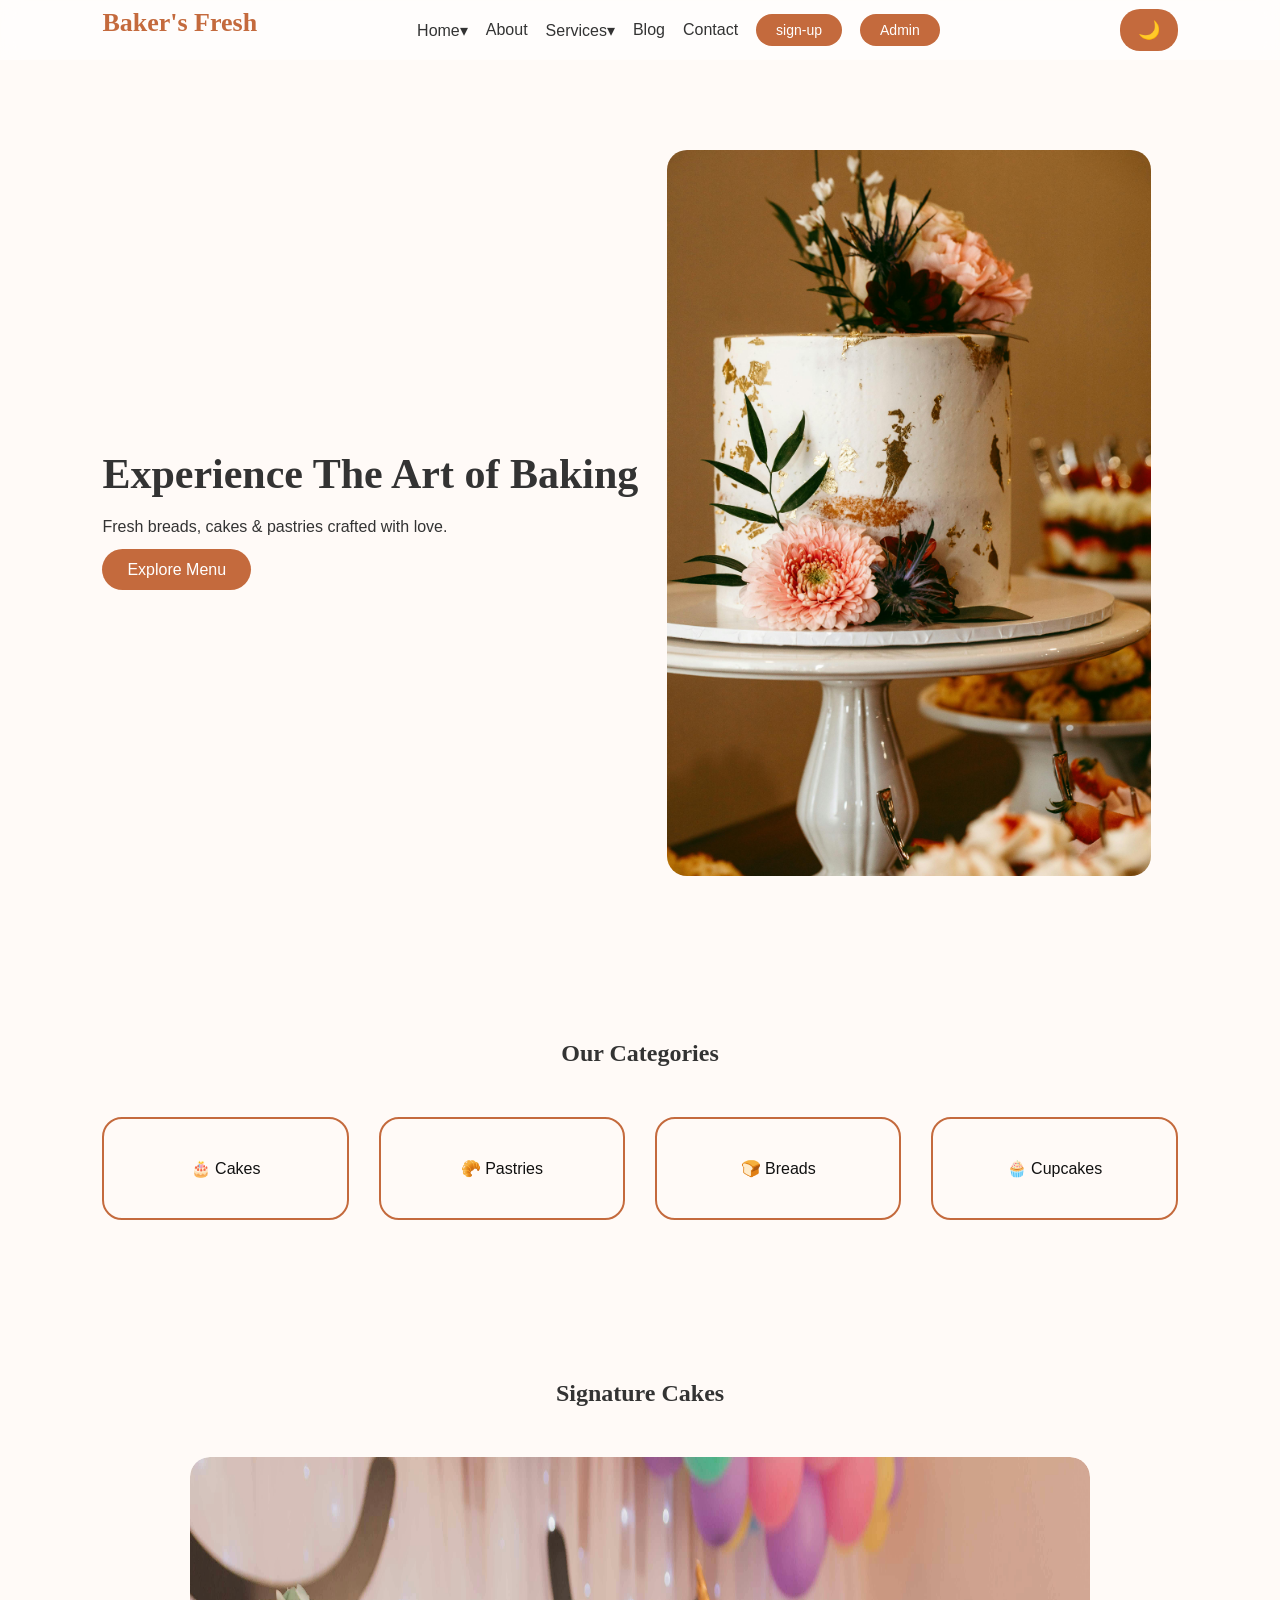
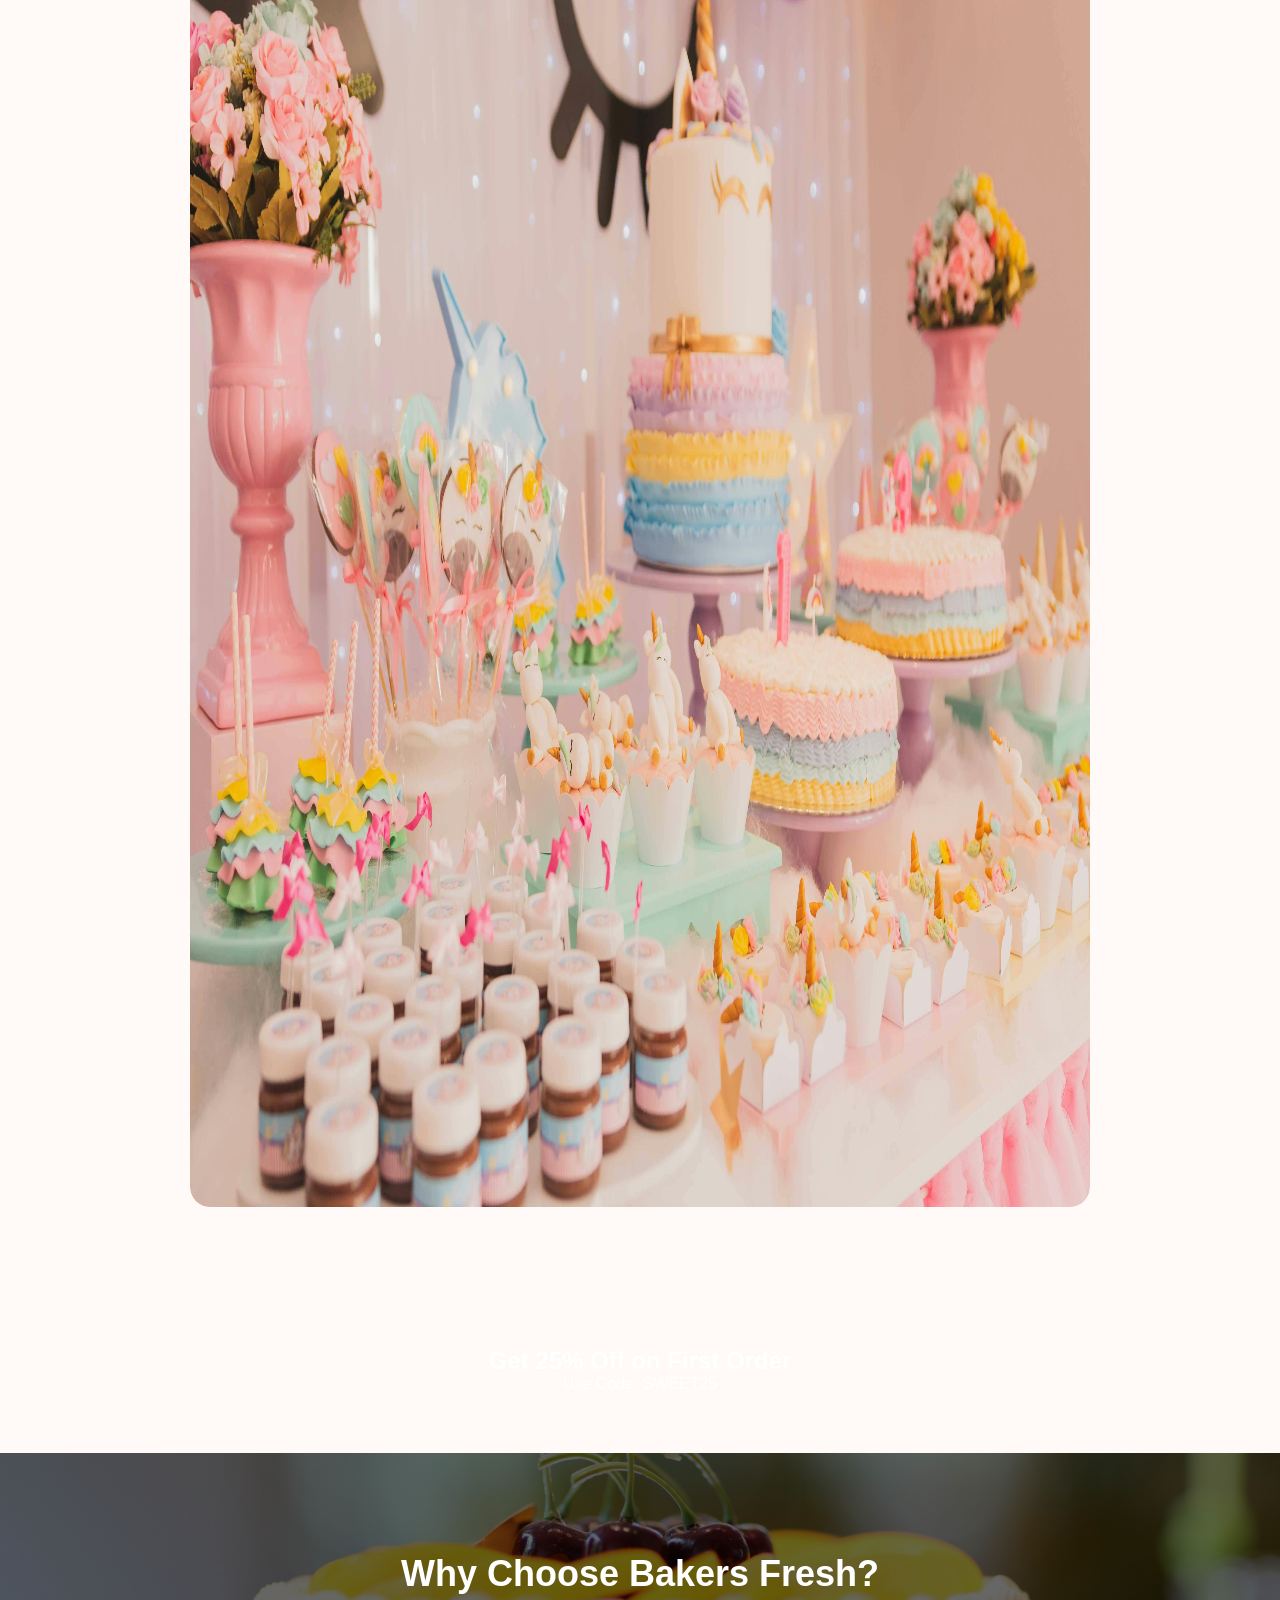
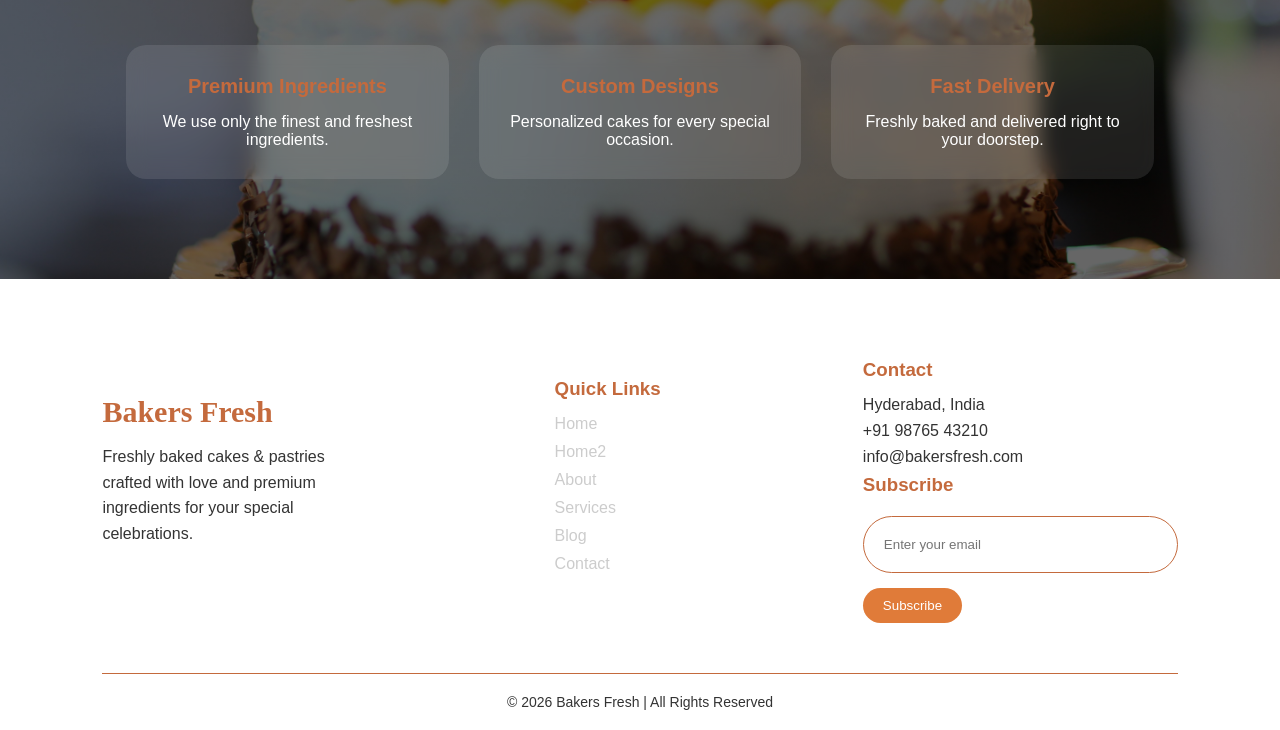
<file: home2.html>
<!DOCTYPE html>
<html lang="en">
<head>
<meta charset="UTF-8">
<meta name="viewport" content="width=device-width, initial-scale=1.0">
<title>Bakers Fresh - Home 2</title>
<link rel="stylesheet" href="css/home2.css">


</head>

<body>

<header>
  <div class="logo"><h2>Baker's Fresh</h2></div>
  <nav>
    <ul id="navLinks">
      <li class="dropdown">
        <a href="index.html">Home▾</a>
        <ul class="dropdown-menu">
      <li><a href="home2.html">Home2</a></li>
         </ul></li>
     
      <li><a href="about.html">About</a></li>
     
        <li class="dropdown">
        <a href="services.html">Services▾</a>
        <ul class="dropdown-menu">
      <li><a href="servicedetails.html">servicedetails</a></li>
         </ul></li>
      <li><a href="blog.html">Blog</a></li>
      <li><a href="contact.html">Contact</a></li>
       <li><a href="login.html" class="signup btn">sign-up</a></li>
<li><a href="admin panel.html" class="admin btn">Admin</a></li>
    </ul>
    </ul>
  </nav>
  <button class="theme-toggle" onclick="toggleTheme()">🌙</button>
  <div class="menu-toggle" onclick="toggleMenu()">☰</div>
</header>


<section class="hero">
  <div class="hero-text">
    <h1>Experience The Art of Baking</h1>
    <p>Fresh breads, cakes & pastries crafted with love.</p>
    <a href="#" class="btn">Explore Menu</a>
  </div>
  <div class="hero-img">
    <img src="Images/hero img.jpg ">
</section>


<section>
  <h2 class="section-title">Our Categories</h2>
  <div class="categories">
    <div class="cat-card">🎂 Cakes</div>
    <div class="cat-card">🥐 Pastries</div>
    <div class="cat-card">🍞 Breads</div>
    <div class="cat-card">🧁 Cupcakes</div>
  </div>
</section>


<section>
  <h2 class="section-title">Signature Cakes</h2>
  <div class="slider">
    <div class="slides" id="slideTrack">
       <img src="Images/slide1.jpg">
      <img src="Images/slide2.jpg">
      <img src="Images/slide3.jpg">
    </div>
  </div>
</section>


<section class="offer">
  <h2>Get 25% Off on First Order</h2>
  <p>Use Code: SWEET25</p>
</section>


<section class="why-choose">
  <div class="why-overlay">
    <h2>Why Choose Bakers Fresh?</h2>
    <div class="why-container">
      <div class="why-box">
        <h3>Premium Ingredients</h3>
        <p>We use only the finest and freshest ingredients.</p>
      </div>

      <div class="why-box">
        <h3>Custom Designs</h3>
        <p>Personalized cakes for every special occasion.</p>
      </div>

      <div class="why-box">
        <h3>Fast Delivery</h3>
        <p>Freshly baked and delivered right to your doorstep.</p>
      </div>
    </div>
  </div>
</section>

  <footer class="footer">
  <div class="footer-container">

   
    <div class="footer-left">
      <h2 class="logo">Bakers Fresh</h2>
      <p class="desc">
        Freshly baked cakes & pastries crafted with love and premium 
        ingredients for your special celebrations.
      </p>
      </div>
       

      <div class="links">
        <h3>Quick Links</h3>
        <ul>
          <li><a href="index.html">Home</a></li>
          <li><a href="home2.html">Home2</a></li>
          <li><a href="about.html">About</a></li>
          <li><a href="services.html">Services</a></li>
          <li><a href="blog.html">Blog</a></li>
          <li><a href="contact.html">Contact</a></li>
        </ul>
      </div>

     

    
    
<div class="footer-right">
      
<div class="contact">
        <h3>Contact</h3>
        <p>Hyderabad, India</p>
        <p>+91 98765 43210</p>
        <p>info@bakersfresh.com</p>
      </div>
    
      <div class="subscribe">
        <h3>Subscribe</h3>
        <input type="email" placeholder="Enter your email">
        <button>Subscribe</button>
      </div>

    </div>

  </div>

  <div class="footer-line"></div>

  <div class="footer-bottom">
    © 2026 Bakers Fresh | All Rights Reserved
  </div>
  
</footer>


<script src="js/home2.js"></script>


</body>
</html>
</file>
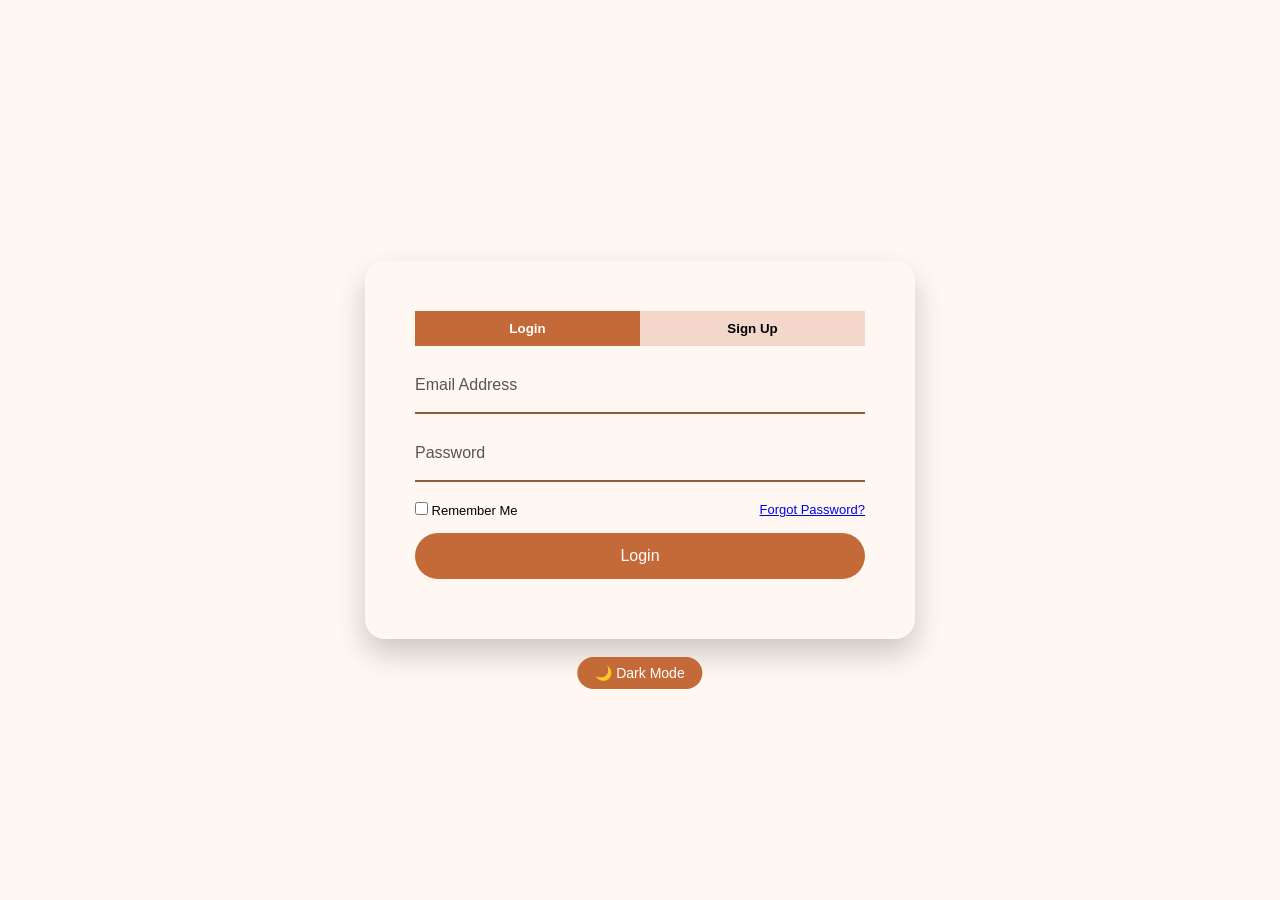
<file: login.html>
<!DOCTYPE html>
<html lang="en">
<head>
<meta charset="UTF-8">
<meta name="viewport" content="width=device-width, initial-scale=1.0">
<title>Bakers Fresh - Login / Signup</title>
<link rel="stylesheet"  href="css/login.css">
</head>
<body>

<div class="container">

  <div class="auth-card">

    <div class="toggle-buttons">
      <button id="loginBtn" class="active">Login</button>
      <button id="signupBtn">Sign Up</button>
    </div>

    <div class="forms">

     
      <form id="loginForm" class="form active">
        
        <div class="input-group">
          <input type="email" required>
          <label>Email Address</label>
        </div>

        <div class="input-group">
          <input type="password" id="loginPassword" required>
          <label>Password</label>
          <i class="fa fa-eye togglePassword" data-target="loginPassword"></i>
        </div>

        <div class="extra">
          <label><input type="checkbox"> Remember Me</label>
          <a href="#">Forgot Password?</a>
        </div>

        <button type="submit" class="submit-btn">Login</button>

        

        <p class="message" id="loginMessage"></p>
      </form>

     
      <form id="signupForm" class="form">
        
        <div class="input-group">
          <input type="text" required>
          <label>Full Name</label>
        </div>

        <div class="input-group">
          <input type="email" required>
          <label>Email Address</label>
        </div>

        <div class="input-group">
          <input type="tel" required>
          <label>Phone Number</label>
        </div>

        <div class="input-group">
          <input type="password" id="signupPassword" required>
          <label>Password</label>
          <i class="fa fa-eye togglePassword" data-target="signupPassword"></i>
        </div>

        <div class="input-group">
          <input type="password" id="confirmPassword" required>
          <label>Confirm Password</label>
        </div>

        <button type="submit" class="submit-btn">Create Account</button>

        <p class="message" id="signupMessage"></p>
      </form>

    </div>

    <button class="dark-toggle" id="darkToggle">🌙 Dark Mode</button>

  </div>

</div>
<script src="js/login.js"></script>
</body>
</html>
</file>
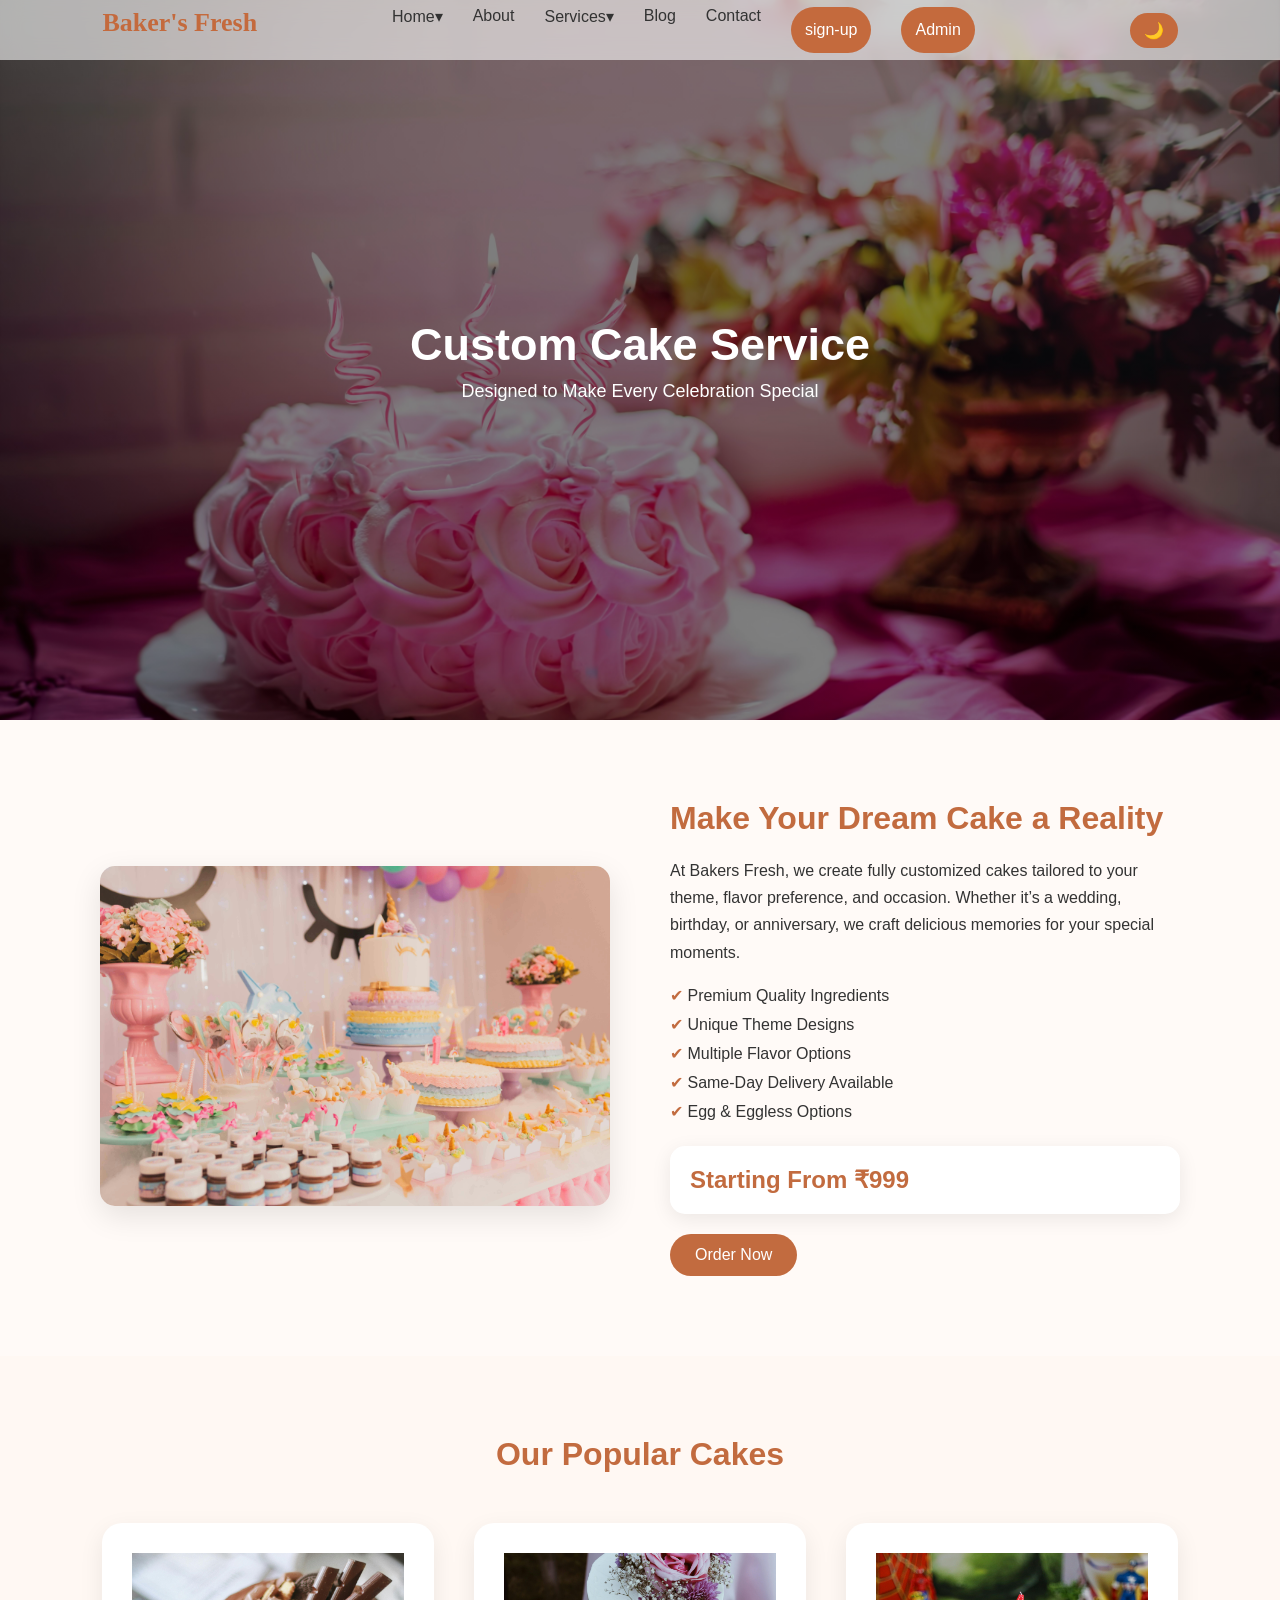
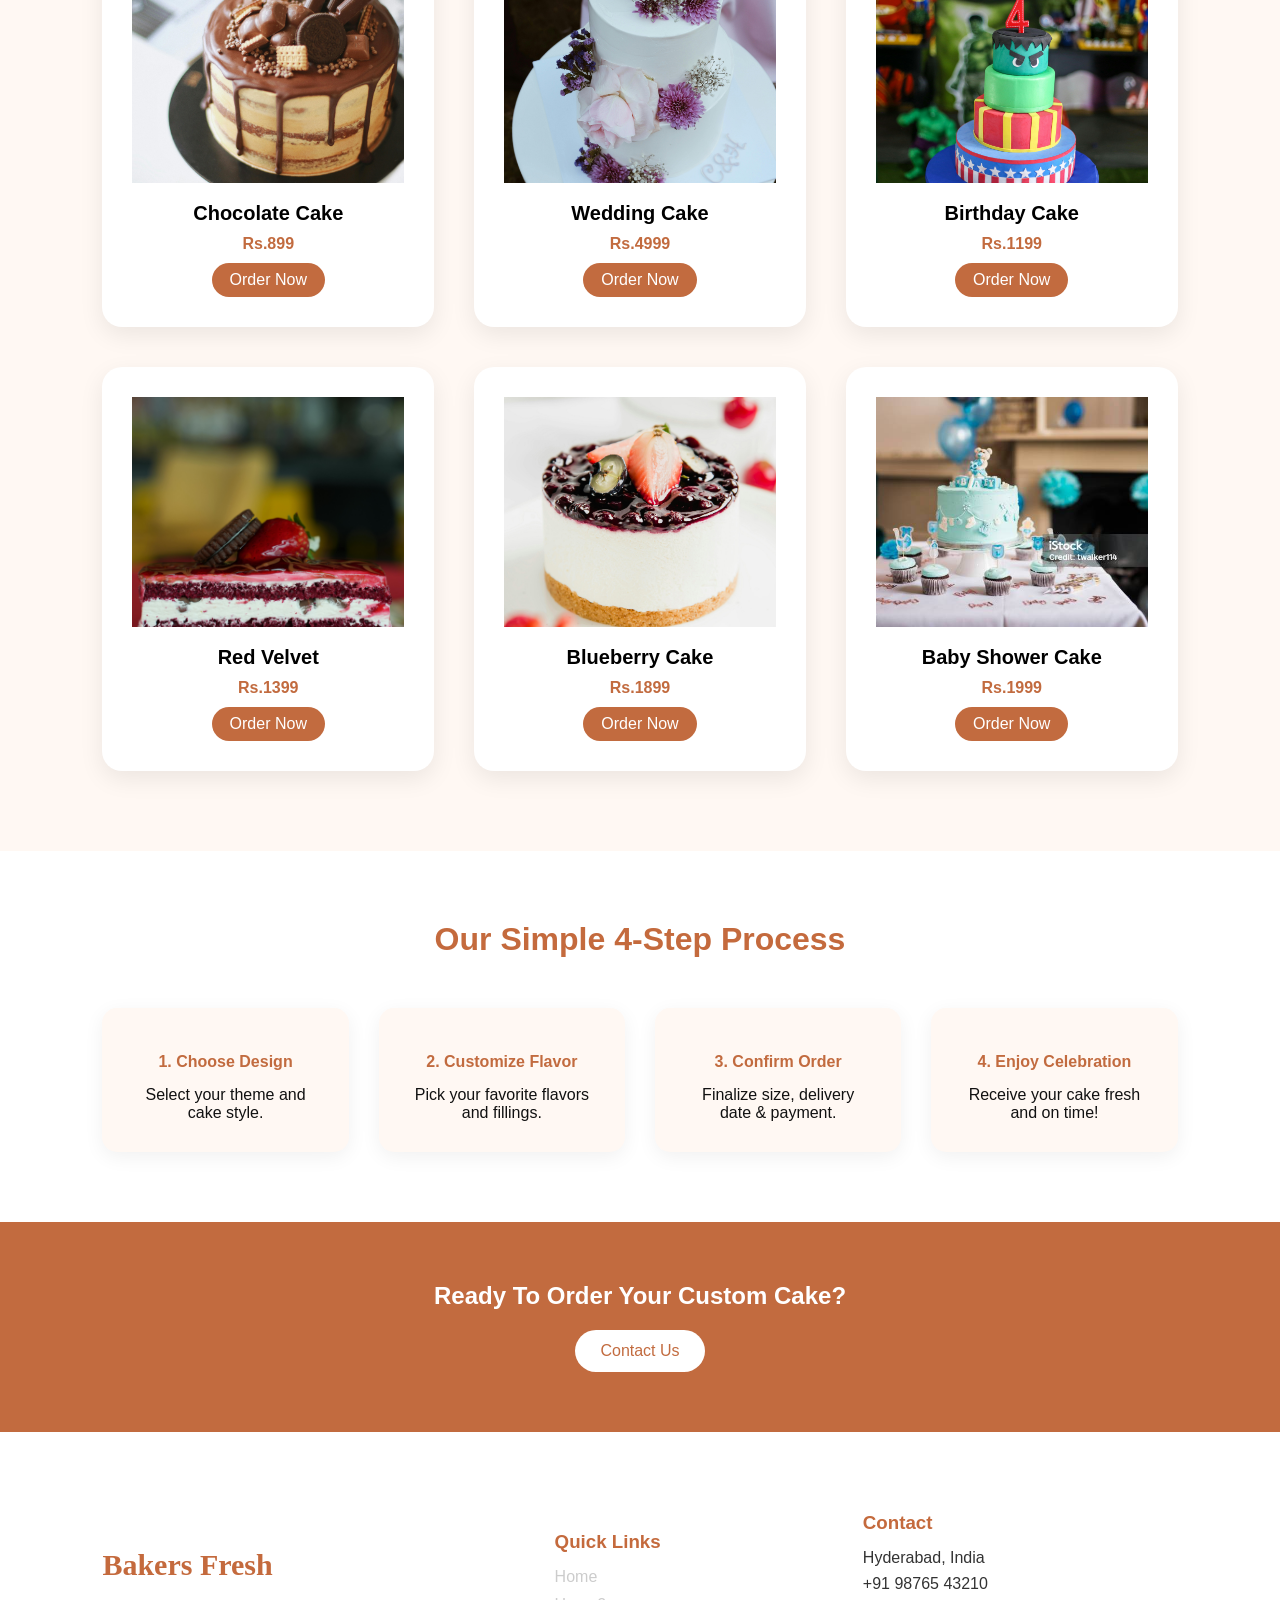
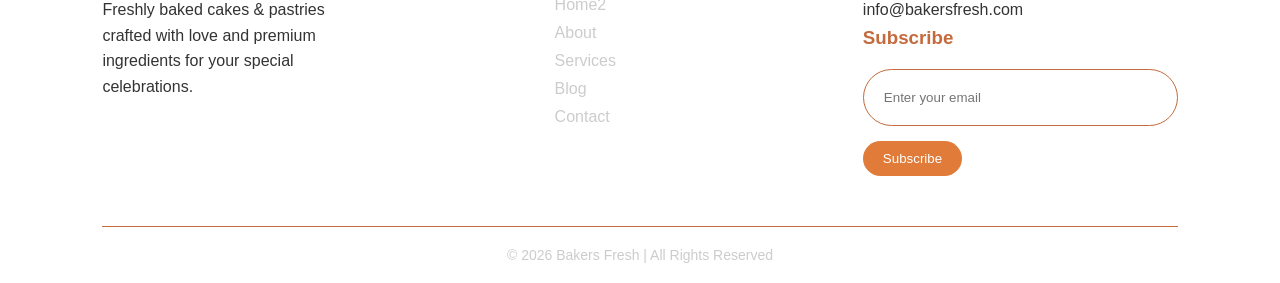
<file: servicedetails.html>
<!DOCTYPE html>
<html lang="en">
<head>
<meta charset="UTF-8">
<meta name="viewport" content="width=device-width, initial-scale=1.0">
<title>Bakers Fresh | Servicedetails</title>
<link rel="stylesheet"   href="css/servicedetails.css">
</head>
<body>
<header>
  <div class="logo"><h2>Baker's Fresh</h2></div>
  <nav>
    <ul id="navLinks">
       <li class="dropdown">
        <a href="index.html">Home▾</a>
        <ul class="dropdown-menu">
      <li><a href="home2.html">Home2</a></li>
         </ul></li>
     
      <li><a href="about.html">About</a></li>
    
     <li class="dropdown">
        <a href="services.html">Services▾</a>
        <ul class="dropdown-menu">
      <li><a href="servicedetails.html">servicedetails</a></li>
         </ul></li>
      <li><a href="blog.html">Blog</a></li>
      <li><a href="contact.html">Contact</a></li>
       <li><a href="login.html" class="signup btn">sign-up</a></li>
       <li><a href="admin panel.html " class="admin btn">Admin</a></li>
    </ul>
    </ul>
  </nav>
  <button class="theme-toggle" onclick="toggleTheme()">🌙</button>
  <div class="menu-toggle" onclick="toggleMenu()">☰</div>
</header>
<body>


<section class="service-hero">
  <div>
    <h1>Custom Cake Service</h1>
    <p>Designed to Make Every Celebration Special</p>
  </div>
</section>


<section class="service-details">
  <div class="details-container">

    <div class="details-img">
      <img src="Images/slide1.jpg"alt="Custom Cake">
    </div>

    <div class="details-content">
      <h2>Make Your Dream Cake a Reality</h2>
      <p>
        At Bakers Fresh, we create fully customized cakes tailored to your theme,
        flavor preference, and occasion. Whether it’s a wedding, birthday, or
        anniversary, we craft delicious memories for your special moments.
      </p>

      <ul class="features">
        <li>Premium Quality Ingredients</li>
        <li>Unique Theme Designs</li>
        <li>Multiple Flavor Options</li>
        <li>Same-Day Delivery Available</li>
        <li>Egg & Eggless Options</li>
      </ul>

      <div class="price-box">
        <h3>Starting From ₹999</h3>
      </div>

      <a href="contact.html" class="btn">Order Now</a>
    </div>

  </div>
</section>
<section class="cakes-section">
  <h2>Our Popular Cakes</h2>

  <div class="cakes-grid">

    <div class="cake-card">
      <img src="Images/chocolate.jpg" alt="">
      <h3 style="color:black;">Chocolate Cake</h3>
      <p>Rs.899</p>
      <a href="#" class="cake-btn">Order Now</a>
    </div>

    <div class="cake-card">
      <img src="Images/wedding.jpg" alt="">
      <h3 style="color:black;">Wedding Cake</h3>
      <p>Rs.4999</p>
      <a href="#" class="cake-btn">Order Now</a>
    </div>

    <div class="cake-card">
      <img src="Images/birthday.jpg" alt="">
      <h3 style="color:black;">Birthday Cake</h3>
      <p>Rs.1199</p>
      <a href="#" class="cake-btn">Order Now</a>
    </div>

    <div class="cake-card">
      <img src="Images/Red-velvet.jpg" alt="">
      <h3 style="color:black;">Red Velvet</h3>
      <p>Rs.1399</p>
      <a href="#" class="cake-btn">Order Now</a>
    </div>

    <div class="cake-card">
      <img src="Images/blue berry.jpg " alt="">
      <h3 style="color:black;">Blueberry Cake</h3>
      <p>Rs.1899</p>
      <a href="#" class="cake-btn">Order Now</a>
    </div>

    <div class="cake-card">
      <img src="Images/baby shower.jpg " alt="">
      <h3 style="color:black;">Baby Shower Cake</h3>
      <p>Rs.1999</p>
      <a href="#" class="cake-btn">Order Now</a>
    </div>

  </div>
</section>

<section class="process-section">
  <h2>Our Simple 4-Step Process</h2>

  <div class="process-grid">

    <div class="process-card">
      <h4>1. Choose Design</h4>
      <p style="color:#111;">Select your theme and cake style.</p>
    </div>

    <div class="process-card">
      <h4>2. Customize Flavor</h4>
      <p style="color:#111;">Pick your favorite flavors and fillings.</p>
    </div>

    <div class="process-card">
      <h4>3. Confirm Order</h4>
      <p style="color:#111;">Finalize size, delivery date & payment.</p>
    </div>

    <div class="process-card">
      <h4>4. Enjoy Celebration</h4>
      <p style="color:#111;">Receive your cake fresh and on time!</p>
    </div>

  </div>
</section>


<section class="cta-section">
  <h2>Ready To Order Your Custom Cake?</h2>
  <a href="contact.html" class="btn">Contact Us</a>
</section>








<footer class="footer">
  <div class="footer-container">

    
    <div class="footer-left">
      <h2 class="logo">Bakers Fresh</h2>
      <p class="desc">
        Freshly baked cakes & pastries crafted with love and premium 
        ingredients for your special celebrations.
      </p>
      </div>
       

      <div class="links">
        <h3>Quick Links</h3>
        <ul>
          <li><a href="index.html">Home</a></li>
          <li><a href="home2.html">Home2</a></li>
          <li><a href="about.html">About</a></li>
          <li><a href="services.html">Services</a></li>
          <li><a href="blog.html">Blog</a></li>
          <li><a href="contact.html">Contact</a></li>
        </ul>
      </div>

     

    
    
<div class="footer-right">
      
<div class="contact">
        <h3>Contact</h3>
        <p>Hyderabad, India</p>
        <p>+91 98765 43210</p>
        <p>info@bakersfresh.com</p>
      </div>
    
      <div class="subscribe">
        <h3>Subscribe</h3>
        <input type="email" placeholder="Enter your email">
        <button>Subscribe</button>
      </div>

    </div>

  </div>

  <div class="footer-line"></div>

  <div class="footer-bottom">
    © 2026 Bakers Fresh | All Rights Reserved
  </div>
  
</footer>


<script src="js/servicedetails.js"></script>
    

</body>
</html>
</file>
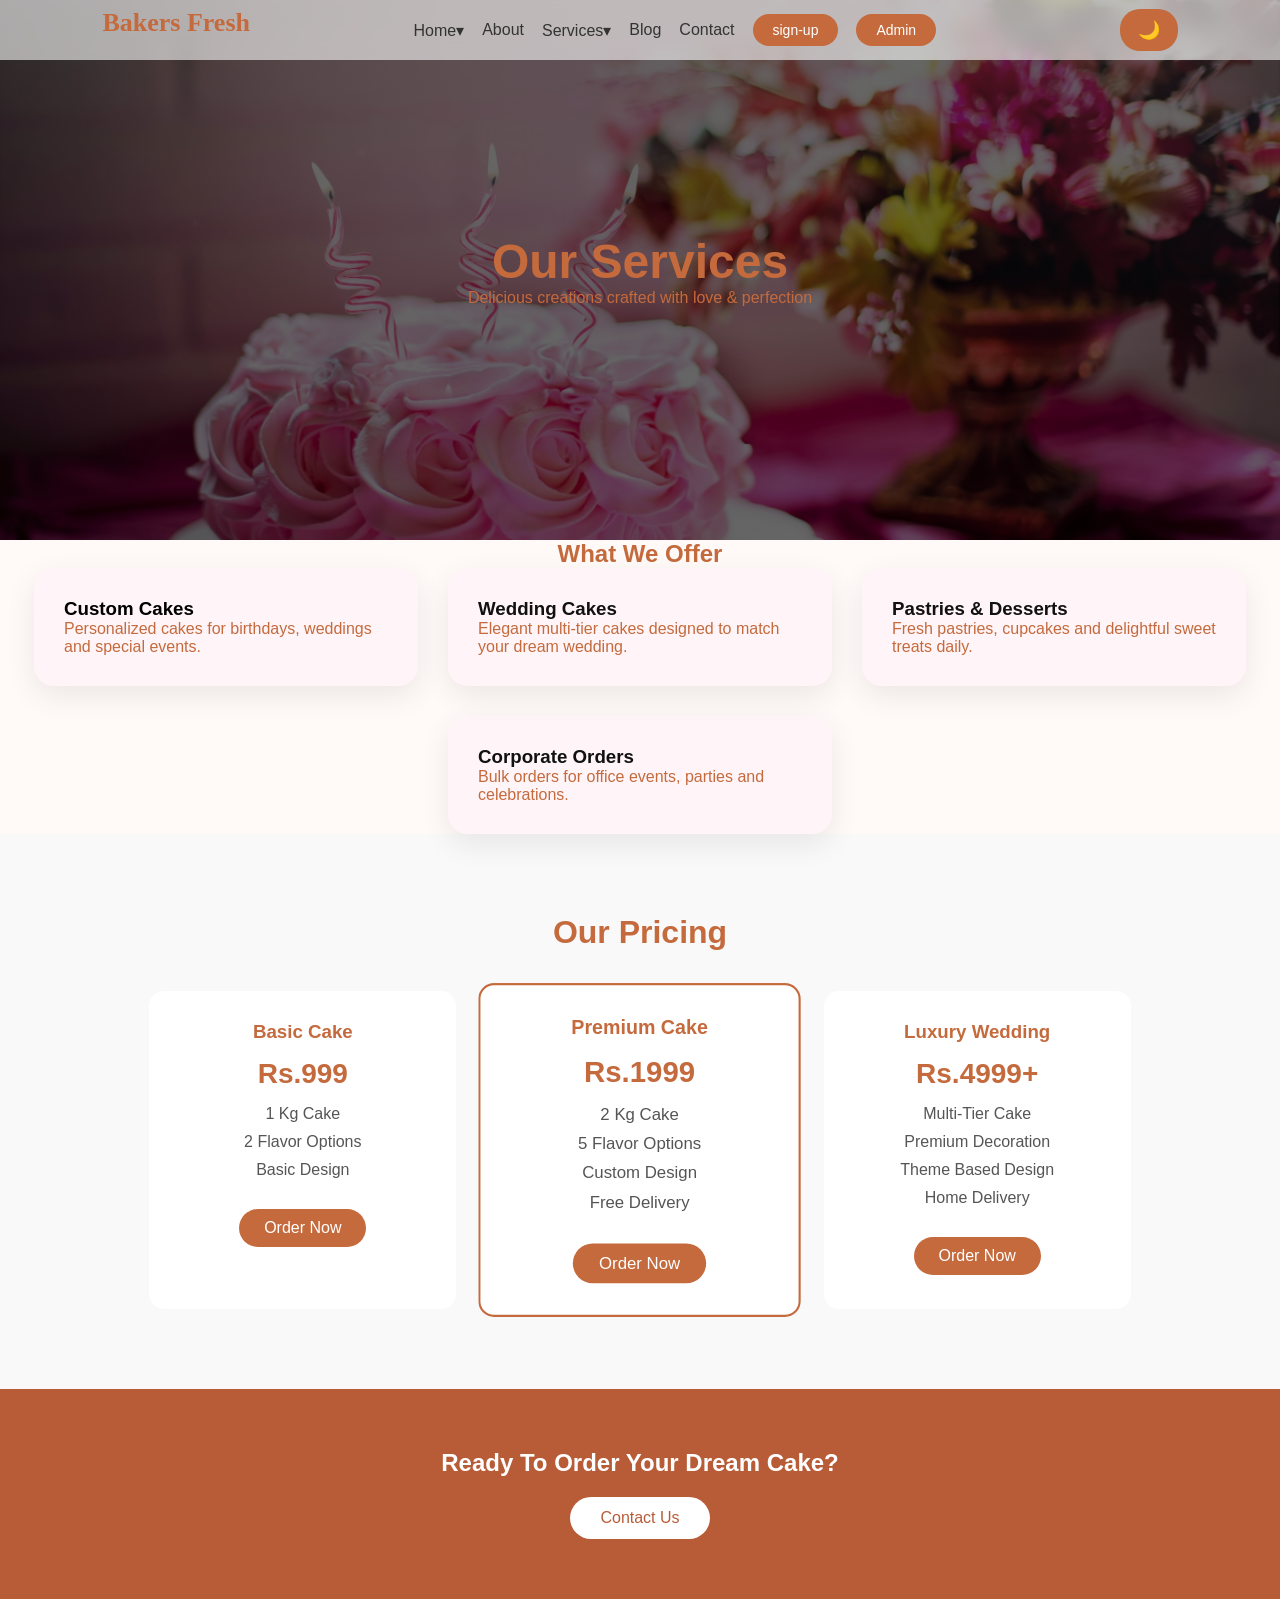
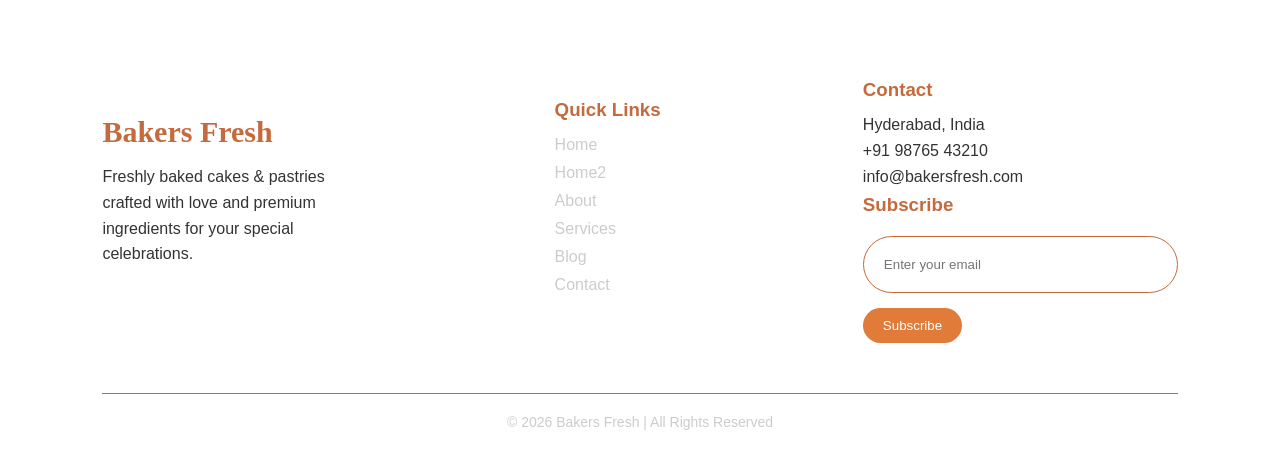
<file: services.html>
<!DOCTYPE html>
<html lang="en">
<head>
<meta charset="UTF-8">
<meta name="viewport" content="width=device-width, initial-scale=1.0">
<title>Bakers Fresh | Services</title>

<link rel="stylesheet"  href="css/services.css">
</head>
<body>
<header>
  <div class="logo"><h2>Bakers Fresh</h2></div>
  <nav>
    <ul id="navLinks">
       <li class="dropdown">
        <a href="index.html">Home▾</a>
        <ul class="dropdown-menu">
      <li><a href="home2.html">Home2</a></li>
         </ul></li>
     
      <li><a href="about.html">About</a></li>
      
      
 <li class="dropdown">
        <a href="services.html">Services▾</a>
        <ul class="dropdown-menu">
      <li><a href="servicedetails.html">servicedetails</a></li>
         </ul></li>
     
      
      <li><a href="blog.html">Blog</a></li>
      <li><a href="contact.html">Contact</a></li>
     <li><a href="login.html" class="signup btn">sign-up</a></li>
     <li><a href="admin panel.html " class="admin btn">Admin</a></li>
    </ul>
    </ul>
  </nav>
  <button class="theme-toggle" onclick="toggleTheme()">🌙</button>
  <div class="menu-toggle" onclick="toggleMenu()">☰</div>
</header>

<section class="services-hero">
  
  <div class="services-hero-content">
    
    <h1>Our Services</h1>
    <p>Delicious creations crafted with love & perfection</p>
  </div>
</section>


<section class="services-section">
  <h2 style="color:#c46a3d; text-align: center;">What We Offer</h2>

  <div class="services-container">

    <div class="service-card">
      <h3 style="color:black;">Custom Cakes</h3>
      <p>Personalized cakes for birthdays, weddings and special events.</p>
    </div>

    <div class="service-card">
      <h3 style="color:#111;">Wedding Cakes</h3>
      <p>Elegant multi-tier cakes designed to match your dream wedding.</p>
    </div>

    <div class="service-card">
      <h3 style="color:#111;">Pastries & Desserts</h3>
      <p>Fresh pastries, cupcakes and delightful sweet treats daily.</p>
    </div>

    <div class="service-card">
      <h3 style="color:#111;">Corporate Orders</h3>
      <p>Bulk orders for office events, parties and celebrations.</p>
    </div>

  </div>
</section>


<section class="pricing-section">
  <h2 class="section-title">Our Pricing</h2>

  <div class="pricing-container">

    <div class="pricing-card">
      <h3 style="color:#c46a3d;">Basic Cake</h3>
      <h4>Rs.999</h4>
      <ul>
        <li>1 Kg Cake</li>
        <li>2 Flavor Options</li>
        <li>Basic Design</li>
      </ul>
      <a href="servicedetails.html" class="price-btn">Order Now</a>
    </div>

    <div class="pricing-card popular">
      <h3 style="color:#c46a3d;">Premium Cake</h3>
      <h4>Rs.1999</h4>
      <ul>
        <li>2 Kg Cake</li>
        <li>5 Flavor Options</li>
        <li>Custom Design</li>
        <li>Free Delivery</li>
      </ul>
      <a href="servicedetails.html" class="price-btn">Order Now</a>
    </div>

    <div class="pricing-card">
      <h3 style="color: #c46a3d;">Luxury Wedding</h3>
      <h4>Rs.4999+</h4>
      <ul>
        <li>Multi-Tier Cake</li>
        <li>Premium Decoration</li>
        <li>Theme Based Design</li>
        <li>Home Delivery</li>
      </ul>
      <a href="servicedetails.html" class="price-btn">Order Now</a>
    </div>

  </div>
</section>


<section class="cta-section">
  <h2>Ready To Order Your Dream Cake?</h2>
  <a href="contact.html" class="cta-btn">Contact Us</a>
</section>
  <footer class="footer">
  <div class="footer-container">


    <div class="footer-left">
      <h2 class="logo">Bakers Fresh</h2>
      <p class="desc">
        Freshly baked cakes & pastries crafted with love and premium 
        ingredients for your special celebrations.
      </p>
      </div>
       

      <div class="links">
        <h3>Quick Links</h3>
        <ul>
          <li><a href="index.html">Home</a></li>
          <li><a href="home2.html">Home2</a></li>
          <li><a href="about.html">About</a></li>
          <li><a href="services.html">Services</a></li>
          <li><a href="blog.html">Blog</a></li>
          <li><a href="contact.html">Contact</a></li>
        </ul>
      </div>

     

   
    
<div class="footer-right">
      
<div class="contact">
        <h3>Contact</h3>
        <p>Hyderabad, India</p>
        <p>+91 98765 43210</p>
        <p>info@bakersfresh.com</p>
      </div>
    
      <div class="subscribe">
        <h3>Subscribe</h3>
        <input type="email" placeholder="Enter your email">
        <button>Subscribe</button>
      </div>

    </div>

  </div>

  <div class="footer-line"></div>

  <div class="footer-bottom">
    © 2026 Bakers Fresh | All Rights Reserved
  </div>
  
</footer>

<script src="js/services.js"></script>
    

</body>
</html>
</file>
<file: css/about.css>
*{
  margin:0;
  padding:0;
  box-sizing:border-box;
  scroll-behavior:smooth;
}

body{
 font-family:'Poppins', sans-serif;
  background:#fffaf7;
  color:#333;
}
body.dark{
  background: #111;
  color:#fff;
}


header{
 position:fixed;
  width:100%;
  height:60px;
  top:0;
  left:0;
  padding:18px 8%;
  display:flex;
  justify-content:space-between;
  align-items:center;
  backdrop-filter:blur(10px);
  background:rgba(255,255,255,0.6);
  z-index:1000;
}
body.dark header{
  background:rgba(20,20,20,0.85);
}



body.dark nav a{
  color:#fff;
}



body.dark .theme-toggle{
  background:#c46a3d;
  color:#fff;
}
.logo{
  font-family:'Playfair Display', serif;
  font-size:30px;
  
  text-align: left;
  font-weight:700;
  color:#c46a3d;
}
.logo h2{
    font-size:26px;
    font-weight:bold;
    position:relative;
}




.logo h2:hover{
    color:#ff7a18;
    text-shadow:0 0 10px rgba(255,122,24,0.7);
    transition:0.3s;
}

.logo{
 font-family:'Playfair Display', serif;
  font-size:28px;
  font-weight:700;
  color:#c46a3d;
}

nav ul{
  list-style:none;
  display:flex;
  gap:30px;
}

nav a{
  text-decoration:none;
  color:#333;
  font-weight:500;
  position:relative;
}

nav a::after{
  content:'';
  position:absolute;
  left:0;
  bottom:-5px;
  width:0;
  height:2px;
  background:#c46a3d;
  transition:0.3s;
}

nav a:hover::after{
  width:100%;
}
.dropdown{
position:relative;
}



.dropdown-menu{
position:absolute;
top:35px;
left:0;
background:white;
list-style:none;
padding:10px 0;
border-radius:8px;
min-width:160px;
box-shadow:0 8px 20px rgba(0,0,0,0.15);

opacity:0;
visibility:hidden;
transform:translateY(10px);
transition:0.3s;
}


.dropdown-menu li{
padding:10px 20px;
}

.dropdown-menu li a{
text-decoration:none;
color:#333;
font-size:14px;
}


.dropdown:hover .dropdown-menu{
opacity:1;
visibility:visible;
transform:translateY(0);
}



body.dark .dropdown-menu{
background:#222;
}

body.dark .dropdown-menu li a{
color:white;
}


 .signup.btn{
  background:#c46a3d;
  padding:14px;
  border:none;
  color:white;
  border-radius: 25px;
  font-weight:400;
  cursor:pointer;
  transition:0.3s;
}
.signup.btn:hover{
transform:translateY(-4px);
box-shadow:0 8px 20px rgba(0,0,0,0.3),
           0 0 10px #ff7a00,
           0 0 20px #ff7a00;
}


.admin.btn{
  background:#c46a3d;
  padding:14px;
  border:none;
  color:white;
  border-radius: 25px;
  font-weight:400;
  cursor:pointer;
  transition:0.3s;
}
.admin.btn:hover{
transform:translateY(-4px);
box-shadow:0 8px 20px rgba(0,0,0,0.3),
           0 0 10px #ff7a00,
           0 0 20px #ff7a00;
}

.theme-toggle{
  margin-left:20px;
  padding:8px 14px;
  border:none;
  border-radius:20px;
  cursor:pointer;
  font-size:16px;
  background:#c46a3d;
  color: white;
}

.menu-toggle{
  display:none;
  font-size:28px;
  cursor:pointer;
}
.about-section {
  padding: 80px 10%;
  background: var(--about-bg);
  color: var(--about-text);
  transition: 0.4s ease;
}


body.dark-theme .about-section {
  background: #121212;
  color: white;
}
.about-container {
  display: flex;
  align-items: center;
  justify-content: space-between;
  gap: 60px;
}

.about-text {
  flex: 1;
}

.about-image img {
  width: 100%;
  max-width: 500px;
  border-radius: 20px;
  box-shadow: 0 10px 30px rgba(0,0,0,0.1);
}
.about-image img {
  width: 100%;
  border-radius: 15px;
  animation: aboutImageSlide 1.5s ease forwards;
  opacity: 0;
}

@keyframes aboutImageSlide {
  0% {
    opacity: 0;
    transform: translateX(-80px);
  }
  100% {
    opacity: 1;
    transform: translateX(0);
  }
}
.zigzag-section {
  padding: 80px 10%;
}

.zigzag-container {
  display: flex;
  align-items: center;
  justify-content: space-between;
  gap: 60px;
}

.zigzag-image img {
  width: 100%;
  max-width: 500px;
  border-radius: 20px;
  box-shadow: 0 10px 30px rgba(0,0,0,0.1);
}
.zigzag-image img {
  width: 100%;
  border-radius: 15px;
  animation: aboutImageSlide 1.5s ease forwards;
  opacity: 0;
}

@keyframes aboutImageSlide {
  0% {
    opacity: 0;
    transform: translateX(-80px);
  }
  100% {
    opacity: 1;
    transform: translateX(0);
  }
}
.zigzag-text {
  flex: 1;
}

.zigzag-text h2 {
  color: #c0652f;
  margin-bottom: 20px;
}



.zigzag-section.reverse .zigzag-container {
  flex-direction: row-reverse;
}

.values{
  padding:100px 8%;
  display:flex;
  gap:30px;
  justify-content:center;
  flex-wrap:wrap;
}

.value-box{
  background:white;
  padding:40px;
  border-radius:20px;
  width:300px;
  box-shadow:0 10px 30px rgba(230, 123, 123, 0.05);
  text-align:center;
  transition:0.3s;
}

.value-box:hover{
  background: peachpuff;
  transform:translateY(-10px);
  border: 2px solid #b85c38;
  
box-shadow:0 8px 20px rgba(0,0,0,0.3),
           0 0 10px #ff7a00,
           0 0 20px #ff7a00;
}

.value-box h3{
  margin-bottom:15px;
  color:#b85c38;
}
.team-container{
  display:flex;
  gap:30px;
  justify-content:center;
  flex-wrap:wrap;
}


.team-card{
  background:white;
  border-radius:20px;
  overflow:hidden;
  width:280px;
  box-shadow:0 10px 30px rgba(0,0,0,0.05);
  text-align:center;
}
.team-card :hover{
  transform: translate(-10px);
  box-shadow:0 8px 20px rgba(0,0,0,0.3),
           0 0 10px #ff7a00,
           0 0 20px #ff7a00;
}
 


.team-card img{
  width:100%;
  height:250px;
  object-fit:cover;
}



.testimonial-section {
  padding: 80px 10%;
  background: var(--testimonial-bg);
  color: var(--testimonial-text);
  text-align: center;
  transition: 0.4s ease;
}
.section-title {
  font-size: 36px;
  color: #c46a3d;
  margin-bottom: 50px;
}

.testimonial-container {
  display: flex;
  justify-content: center;
  gap: 30px;
  flex-wrap: wrap;
}

.testimonial-card {
  background: #fff5f8;
  padding: 30px;
  width: 300px;
  border-radius: 20px;
  box-shadow: 0 10px 30px rgba(0,0,0,0.08);
  transition: 0.4s ease;
}

.testimonial-card:hover {
  transform: translateY(-10px);
  box-shadow:0 8px 20px rgba(0,0,0,0.3),
           0 0 10px #ff7a00,
           0 0 20px #ff7a00;
}




.testimonial-card h3 {
  margin-bottom: 8px;
  color: #333;
}

.stars {
  color: #ffb703;
  margin-bottom: 15px;
  font-size: 18px;
}

.testimonial-card p {
  font-size: 15px;
  color: #555;
  line-height: 1.6;
}


.cta{
  background:#b85c38;
  
  color:white;
  text-align:center;
  padding:120px 8%;
}

.cta h2{
  color:white;
}

.cta button{
  margin-top:20px;
  padding:15px 30px;
  border:none;
  border-radius:30px;
  background:#ccc;
  color:#c46a3d;
  cursor:pointer;
}
.cta button:hover{
  transform:translateY(-4px);
box-shadow:0 8px 20px rgba(0,0,0,0.3),
           0 0 10px #ff7a00,
           0 0 20px #ff7a00;
}

body.dark .footer{
  background: #1a1a1a;
  color: #eee;
}
body.dark.footer-container{
  background: #111;
  color: #fff;
}





body.dark.subscribe input {
  background: #333;
  color: #fff;
  border: 1px solid #555;
}

.footer {
  background:white;
  color: #333;
  padding: 80px 8% 20px;
  font-family: Arial, sans-serif;
}


.footer-container {
  display: flex;
  justify-content: space-between;
  gap: 80px;
  align-items:center;
}



.logo {
  font-size: 30px;
  color: #c46a3d;
  margin-bottom:15px;
}

.desc {
  max-width: 250px;
  line-height: 1.6;
  margin-bottom: 40px;
}
.footer h3 {
  color: #c46a3d;
  margin-bottom: 15px;
}

.footer ul {
  list-style: none;
  padding: 0;
  margin-bottom: 30px;
}

.footer ul li {
  margin-bottom: 10px;
}

.footer ul li a {
  text-decoration: none;
  color: #ccc;
  transition: 0.3s;
}

.footer ul li a:hover {
  color: #c46a3d;
}






.contact h3 {
  color: #c46a3d;
  margin-bottom: 15px;
}

.contact p {
  margin-bottom: 8px;
}


.subscribe h3{
  color:#c46a3d;
  margin-bottom: 20px;
}
.subscribe input {
  width: 100%;
  padding: 20px;
  border-radius: 30px;
  border: 1px solid #c46a3d;
  background: transparent;
  color:#ccc;
  margin-bottom: 15px;
  outline: none;
}

.subscribe button {
  background: #e07b39;
 
  border: none;
 
  padding: 10px 20px;
  border-radius: 25px;
  color: white;
  cursor: pointer;
  transition: 0.3s;
}

.subscribe button:hover {
  background: #c9652c;
   box-shadow:0 8px 20px rgba(0,0,0,0.3),
           0 0 10px #ff7a00,
           0 0 20px #ff7a00;
}


.footer-line {
  height: 1px;
  background:#c46a3d;
  margin: 50px 0 20px;
}


.footer-bottom {
  text-align: center;
  font-size: 14px;
  color: #ccc;
}



  @media (max-width: 639px){

   nav ul{
    position:absolute;
    top:70px;
    right:0;
    flex-direction:column;
    background:white;
    width:200px;
    padding:20px;
    display:none;
    box-shadow:0 8px 20px rgba(0,0,0,0.1);
    align-items: center;
  }

  nav ul.active{
    display:flex;
  }
  body.dark nav a{
  color:#111;
}

  .menu-toggle{
    display:block;
  }


  section {
    padding: 40px 20px;
  }

  h2 {
    font-size: 22px;
  }

  p {
    font-size: 14px;
  }


  nav ul {
    display: none;
  }

 
  .zigzag-container,
  .about-container {
    flex-direction: column;
    text-align: center;
    gap: 30px;
  }

  .zigzag-container img,
  .about-container img {
    width: 100%;
    max-width: 100%;
  }
 

  .features {
    grid-template-columns: 1fr;
  }

  
  .team-container {
    grid-template-columns: 1fr;
  }

 
  .testimonial-container {
    grid-template-columns: 1fr;
  }


   .cta-section {
    padding: 50px 20px;
    text-align: center;
  }
.footer {
    padding: 50px 5% 20px;
    text-align: center;
    width: auto;
  }

  .footer-container {
    flex-direction: column;
    gap: 40px;
  }

  .logo {
    font-size: 24px;
  }

  .footer h3 {
    margin-top: 20px;
    font-size: 18px;
  }

  .footer p {
    font-size: 14px;
  }

  .footer-right ul {
    padding: 0;
  }

  .footer-right ul li {
    margin-bottom: 8px;
  }

  .footer-line {
    margin: 40px 0 15px;
  }

  .footer-bottom {
    font-size: 13px;
  }

}
  

  
  
 
  

  

  @media (min-width: 640px) and (max-width: 1023px) {

     nav {
    display: flex;
    justify-content: space-between;
    align-items: center;
    padding: 15px 5%;
  }

  nav ul {
    display: flex;
    align-items: center;
    gap: 5px;
    flex-wrap: nowrap;   
  }
  
  .signup.btn {
    padding: 8px 20px;
    font-size: 14px;
    white-space: nowrap;   
    border-radius: 25px;
    flex-shrink: 0;       

}
 .admin.btn {
    padding: 8px 20px;
    font-size: 14px;
    white-space: nowrap;   
    border-radius: 25px;
    flex-shrink: 0;
 }
  
  section {
    padding: 60px 40px;
  }

  .zigzag-container,
  .about-container {
    flex-direction: column;
    text-align: center;
    gap: 40px;
  }

  .features {
    grid-template-columns: repeat(2, 1fr);
  }

  .team-container {
    grid-template-columns: repeat(2, 1fr);
  }

  .testimonial-container {
    grid-template-columns: repeat(2, 1fr);
  }

  .footer-container {
    flex-wrap: wrap;
    gap: 40px;
  }

}

@media (min-width: 1024px) and (max-width: 1279px) {
   nav {
    display: flex;
    justify-content: space-between;
    align-items: center;
    padding: 15px 5%;
  }

  nav ul {
    display: flex;
    align-items: center;
    gap: 18px;
    flex-wrap: nowrap;   
  }
  
  .signup.btn {
    padding: 8px 20px;
    font-size: 14px;
    white-space: nowrap;   
    border-radius: 25px;
    flex-shrink: 0;       

}
 .admin.btn {
    padding: 8px 20px;
    font-size: 14px;
    white-space: nowrap;   
    border-radius: 25px;
    flex-shrink: 0;
 }
 .theme-toggle {
    top: 25px;
    right: 40px;
    padding: 10px 18px;
    font-size: 18px;
  }
  
 section {
    padding: 80px 8%;
  }

  .zigzag-container,
  .about-container {
    flex-direction: row;
    gap: 40px;
  }

  .features {
    grid-template-columns: repeat(3, 1fr);
  }

  .team-container {
    grid-template-columns: repeat(3, 1fr);
  }

  .testimonial-container {
    grid-template-columns: repeat(3, 1fr);
  }

  .zigzag-container img,
  .about-container img {
    max-width: 450px;
  }

}
 
 
 @media (min-width: 1280px) {

  
  section {
    padding: 100px 12%;
  }

  .zigzag-container,
  .about-container {
    gap: 80px;
  }

  .zigzag-container img,
  .about-container img {
    max-width: 550px;
  }

  .features,
  .team-container,
  .testimonial-container {
    gap: 40px;
  }

  .cta-section {
    padding: 120px 0;
  }

}
</file>
<file: css/blog.css>
*{ 
  margin:0;
  padding:0;
  box-sizing:border-box;
  scroll-behavior:smooth;
   }


body{
  font-family:'Poppins', sans-serif;
  background:#fffaf7;
  color:#333;
}
body.dark{
  background: #111;
  color:#fff;
}



header{
 position:fixed;
  width:100%;
  height:60px;
  top:0;
  left:0;
  padding:18px 8%;
  display:flex;
  justify-content:space-between;
  align-items:center;
  backdrop-filter:blur(10px);
  background:rgba(255,255,255,0.6);
  z-index:1000;
}
body.dark header{
  background:rgba(20,20,20,0.85);
}

/* NAV LINKS DARK */

body.dark nav a{
  color:#fff;
}

/* TOGGLE BUTTON */

body.dark .theme-toggle{
  background:#c46a3d;
  color:#fff;
}
.logo{
  font-family:'Playfair Display', serif;
  font-size:30px;
  
  text-align: left;
  font-weight:700;
  color:#c46a3d;
}
.logo h2{
    font-size:26px;
    font-weight:bold;
    position:relative;
}




.logo h2:hover{
    color:#ff7a18;
    text-shadow:0 0 10px rgba(255,122,24,0.7);
    transition:0.3s;
}


.logo{
 font-family:'Playfair Display', serif;
  font-size:28px;
  font-weight:700;
  color:#c46a3d;
}

nav ul{
  list-style:none;
  display:flex;
  gap:30px;
}

nav a{
  text-decoration:none;
  color:#333;
  font-weight:500;
  position:relative;
}

nav a::after{
  content:'';
  position:absolute;
  left:0;
  bottom:-5px;
  width:0;
  height:2px;
  background:#c46a3d;
  transition:0.3s;
}

nav a:hover::after{
  width:100%;
}
.dropdown{
position:relative;
}



.dropdown-menu{
position:absolute;
top:35px;
left:0;
background:white;
list-style:none;
padding:10px 0;
border-radius:8px;
min-width:160px;
box-shadow:0 8px 20px rgba(0,0,0,0.15);

opacity:0;
visibility:hidden;
transform:translateY(10px);
transition:0.3s;
}



.dropdown-menu li{
padding:10px 20px;
}

.dropdown-menu li a{
text-decoration:none;
color:#333;
font-size:14px;
}


.dropdown:hover .dropdown-menu{
opacity:1;
visibility:visible;
transform:translateY(0);
}



body.dark .dropdown-menu{
background:#222;
}

body.dark .dropdown-menu li a{
color:white;
}


.signup.btn{
  background:#c46a3d;
  padding:14px;
  border:none;
  color:white;
  border-radius: 25px;
  font-weight:400;
  cursor:pointer;
  transition:0.3s;
}
.signup.btn:hover{
  transform:translateY(-4px);
box-shadow:0 8px 20px rgba(0,0,0,0.3),
           0 0 10px #ff7a00,
           0 0 20px #ff7a00;
}
.admin.btn{
  background:#c46a3d;
  padding:14px;
  border:none;
  color:white;
  border-radius: 25px;
  font-weight:400;
  cursor:pointer;
  transition:0.3s;
}
.admin.btn:hover{
  transform:translateY(-4px);
box-shadow:0 8px 20px rgba(0,0,0,0.3),
           0 0 10px #ff7a00,
           0 0 20px #ff7a00;}
.theme-toggle{
  margin-left:20px;
  padding:8px 14px;
  border:none;
  border-radius:20px;
  cursor:pointer;
  font-size:16px;
  background:#c46a3d;
  color: white;
}

.menu-toggle{
  display:none;
  font-size:28px;
  cursor:pointer;
}
.blog-hero {
  opacity: 0;
  animation: blogHeroFade 1.5s ease forwards;
}

@keyframes blogHeroFade {
  from {
    opacity: 0;
    transform: translateY(80px);
  }
  to {
    opacity: 1;
    transform: translateY(0);
  }
}

.blog-hero {
  text-align: center;
  padding: 70px 20px;
  background: linear-gradient(rgba(0,0,0,0.5), rgba(0,0,0,0.5)),
  url(../Images/head\ baker.jpg);
  background-size: cover;
  background-position: center;
  color: white;
  height:50vh;
}

.blog-hero h1 {
  font-size: 36px;
  margin-bottom: 10px;
}


.blog-controls {
  text-align: center;
  padding: 40px 20px;
}

.blog-controls input {
  padding: 10px;
  width: 250px;
  border-radius: 5px;
  border: 1px solid #ccc;
}

.filter-buttons {
  margin-top: 15px;
}

.filter-buttons button {
  padding: 8px 15px;
  margin: 5px;
  border: none;
  background: #c26a3d;
  color: white;
  border-radius: 20px;
  cursor: pointer;
}
.filter-buttons button:hover{
  transform:translateY(-4px);
box-shadow:0 8px 20px rgba(0,0,0,0.3),
           0 0 10px #ff7a00,
           0 0 20px #ff7a00;
}


.blog-container {
  display: grid;
  grid-template-columns: repeat(3, 1fr);
  gap: 25px;
  padding: 0 8% 60px;
 
}

.blog-card {
  background:#fff;
  border-radius: 12px;
  overflow: hidden;
  box-shadow: 0 5px 15px rgba(0,0,0,0.05);
  transition: 0.3s;
  
}

.blog-card:hover {
  border: 2px solid #c46a3d;
  transform: translateY(-5px);
   box-shadow: #c46a3d;
}

.blog-card img {
  width: 100%;
  height: 200px;
  object-fit: cover;
}

.blog-content {
  padding: 20px;
}

.blog-content h3 {
  margin-bottom: 10px;
  color: #c26a3d;
}

.blog-content a {
  display: inline-block;
  margin-top: 10px;
  text-decoration: none;
  color: #c26a3d;
  font-weight: bold;
}









body.dark .footer{
  background: #1a1a1a;
  color: #eee;
}
body.dark.footer-container{
  background: #111;
  color: #fff;
}





body.dark.subscribe input {
  background: #333;
  color: #fff;
  border: 1px solid #555;
}

.footer {
  background:white;
  color: #333;
  padding: 80px 8% 20px;
  font-family: Arial, sans-serif;
}


.footer-container {
  display: flex;
  justify-content: space-between;
  gap: 80px;
  align-items:center;
}



.logo {
  font-size: 30px;
  color: #c46a3d;
  margin-bottom:15px;
}

.desc {
  max-width: 250px;
  line-height: 1.6;
  margin-bottom: 40px;
}
.footer h3 {
  color: #c46a3d;
  margin-bottom: 15px;
}

.footer ul {
  list-style: none;
  padding: 0;
  margin-bottom: 30px;
}

.footer ul li {
  margin-bottom: 10px;
}

.footer ul li a {
  text-decoration: none;
  color: #ccc;
  transition: 0.3s;
}

.footer ul li a:hover {
  color: #c46a3d;
}






.contact h3 {
  color: #c46a3d;
  margin-bottom: 15px;
}

.contact p {
  margin-bottom: 8px;
}


.subscribe h3{
  color:#c46a3d;
  margin-bottom: 20px;
}
.subscribe input {
  width: 100%;
  padding: 20px;
  border-radius: 30px;
  border: 1px solid #c46a3d;
  background: transparent;
  color:#ccc;
  margin-bottom: 15px;
  outline: none;
}

.subscribe button {
  background: #e07b39;
  border: none;
 
  padding: 10px 20px;
  border-radius: 25px;
  color: white;
  cursor: pointer;
  transition: 0.3s;
}

.subscribe button:hover {
  background: #c9652c;
  transform:translateY(-4px);
box-shadow:0 8px 20px rgba(0,0,0,0.3),
           0 0 10px #ff7a00,
           0 0 20px #ff7a00;
}


.footer-line {
  height: 1px;
  background:#c46a3d;
  margin: 50px 0 20px;
}


.footer-bottom {
  text-align: center;
  font-size: 14px;
  color: #ccc;
}




@media (max-width: 639px) {
 nav ul{
    position:absolute;
    top:70px;
    right:0;
    flex-direction:column;
    background:white;
    width:200px;
    padding:20px;
    display:none;
    box-shadow:0 8px 20px rgba(0,0,0,0.1);
    align-items: center;
  }

  nav ul.active{
    display:flex;
  }
body.dark nav a{
  color:#111;
}
  .menu-toggle{
    display:block;
  }
 
  .blog-hero {
    padding: 60px 20px;
    text-align: center;
  }

  .blog-hero h1 {
    font-size: 24px;
    line-height: 1.3;
  }

  .blog-hero p {
    font-size: 14px;
  }

 
  .blog-controls input {
    width: 100%;
    max-width: 300px;
  }

  
  .filter-buttons {
    display: flex;
    flex-wrap: wrap;
    justify-content: center;
    gap: 8px;
  }

  .filter-buttons button {
    padding: 6px 14px;
    font-size: 13px;
  }

  
  .blog-container {
    grid-template-columns: 1fr;  
    padding: 0 20px 50px;
    gap: 20px;
  }

  .blog-card img {
    height: 180px;
  }

  .blog-content h3 {
    font-size: 18px;
  }

  .blog-content p {
    font-size: 14px;
  }
 
  .footer {
    padding: 40px 20px;
    text-align: center;
  }
 .footer {
    padding: 50px 5% 20px;
    text-align: center;
    width: auto;
  }

  .footer-container {
    flex-direction: column;
    gap: 40px;
  }

  .logo {
    font-size: 24px;
  }

  .footer h3 {
    margin-top: 20px;
    font-size: 18px;
  }

  .footer p {
    font-size: 14px;
  }

  .footer-right ul {
    padding: 0;
  }

  .footer-right ul li {
    margin-bottom: 8px;
  }

  .footer-line {
    margin: 40px 0 15px;
  }

  .footer-bottom {
    font-size: 13px;
  }

}
 
@media (min-width: 640px) and (max-width: 1024px) {
 
  nav {
    display: flex;
    justify-content: space-between;
    align-items: center;
    padding: 15px 5%;
    flex-wrap: nowrap;
    gap:10px;
  }

  nav ul {
    display: flex;
    align-items: center;
    gap: 10px;
    flex-wrap: nowrap;   
  }
 
  
  .signup.btn {
    padding: 6px 14px;
    font-size: 14px;
    white-space: nowrap;   
    border-radius: 25px;
    flex-shrink: 0;       

}

   .admin.btn {
    padding: 8px 20px;
    font-size: 14px;
    white-space: nowrap;   
    border-radius: 25px;
    flex-shrink: 0;
 }
   
.theme-toggle {
    padding: 6px 10px;
    font-size: 14px;
    margin-left: 5px;
    display: block;
  }
  .services-hero {
    height: 60vh;
  }

  .blog-hero h1 {
    font-size: 30px;
  }

  
  .blog-container {
    grid-template-columns: repeat(2, 1fr);
    padding: 40px;
  }

  .blog-card img {
    height: 200px;
  }

  
  .blog-controls input {
    width: 300px;
  }
}
@media (min-width: 1024px) and (max-width: 1280px) {
nav {
    display: flex;
    justify-content: space-between;
    align-items: center;
    padding: 15px 5%;
  }

  nav ul {
    display: flex;
    align-items: center;
    gap: 18px;
    flex-wrap: nowrap;   
  }
  
  .signup.btn {
    padding: 8px 20px;
    font-size: 14px;
    white-space: nowrap;   
    border-radius: 25px;
    flex-shrink: 0;       

}
 .admin.btn {
    padding: 8px 20px;
    font-size: 14px;
    white-space: nowrap;   
    border-radius: 25px;
    flex-shrink: 0;
 }
 .theme-toggle {
    top: 25px;
    right: 40px;
    padding: 10px 18px;
    font-size: 18px;
  }
  .blog-container {
    grid-template-columns: repeat(3, 1fr);
    padding: 0 6% 60px;
  }

  .blog-hero h1 {
    font-size: 34px;
  }

}
@media (min-width: 1280px) {

  .blog-container {
    grid-template-columns: repeat(3, 1fr);
    padding: 0 10% 80px;
    max-width: 1400px;
    margin: auto;
  }

  .blog-hero h1 {
    font-size: 40px;
  }

}
</file>
<file: css/blogdetails.css>
*{ 
  margin:0;
  padding:0;
  box-sizing:border-box;
  scroll-behavior:smooth;
   }


body{
  font-family:'Poppins', sans-serif;
  background:#fffaf7;
  color:#333;
}
body.dark{
  background: #111;
  color:#fff;
}


header{
 position:fixed;
  width:100%;
  height:60px;
  top:0;
  left:0;
  padding:18px 8%;
  display:flex;
  justify-content:space-between;
  align-items:center;
  backdrop-filter:blur(10px);
  background:rgba(255,255,255,0.6);
  z-index:1000;
}
body.dark header{
  background:rgba(20,20,20,0.85);
}



body.dark nav a{
  color:#fff;
}



body.dark .theme-toggle{
  background:#c46a3d;
  color:#fff;
}
.logo{
  font-family:'Playfair Display', serif;
  font-size:30px;
  
  text-align: left;
  font-weight:700;
  color:#c46a3d;
}
.logo h2{
    font-size:26px;
    font-weight:bold;
    position:relative;
}



.logo h2:hover{
    color:#ff7a18;
    text-shadow:0 0 10px rgba(255,122,24,0.7);
    transition:0.3s;
}


.logo{
 font-family:'Playfair Display', serif;
  font-size:28px;
  font-weight:700;
  color:#c46a3d;
}

nav ul{
  list-style:none;
  display:flex;
  gap:30px;
}

nav a{
  text-decoration:none;
  color:#333;
  font-weight:500;
  position:relative;
}

nav a::after{
  content:'';
  position:absolute;
  left:0;
  bottom:-5px;
  width:0;
  height:2px;
  background:#c46a3d;
  transition:0.3s;
}

nav a:hover::after{
  width:100%;
}
.dropdown{
position:relative;
}



.dropdown-menu{
position:absolute;
top:35px;
left:0;
background:white;
list-style:none;
padding:10px 0;
border-radius:8px;
min-width:160px;
box-shadow:0 8px 20px rgba(0,0,0,0.15);

opacity:0;
visibility:hidden;
transform:translateY(10px);
transition:0.3s;
}



.dropdown-menu li{
padding:10px 20px;
}

.dropdown-menu li a{
text-decoration:none;
color:#333;
font-size:14px;
}


.dropdown:hover .dropdown-menu{
opacity:1;
visibility:visible;
transform:translateY(0);
}



body.dark .dropdown-menu{
background:#222;
}

body.dark .dropdown-menu li a{
color:white;
}


.signup.btn{
  background:#c46a3d;
  padding:14px;
  border:none;
  color:white;
  border-radius: 25px;
  font-weight:400;
  cursor:pointer;
  transition:0.3s;
}
.signup.btn:hover{
  transform:translateY(-4px);
box-shadow:0 8px 20px rgba(0,0,0,0.3),
           0 0 10px #ff7a00,
           0 0 20px #ff7a00;}
.admin.btn{
  background:#c46a3d;
  padding:14px;
  border:none;
  color:white;
  border-radius: 25px;
  font-weight:400;
  cursor:pointer;
  transition:0.3s;
}
.admin.btn:hover{
  transform:translateY(-4px);
box-shadow:0 8px 20px rgba(0,0,0,0.3),
           0 0 10px #ff7a00,
           0 0 20px #ff7a00;}
.theme-toggle{
  margin-left:20px;
  padding:8px 14px;
  border:none;
  border-radius:20px;
  cursor:pointer;
  font-size:16px;
  background:#c46a3d;
  color: white;
}

.menu-toggle{
  display:none;
  font-size:28px;
  cursor:pointer;
}
.blog-hero {
  text-align: center;
  padding: 60px 20px;
  background: linear-gradient(rgba(0,0,0,0.5), rgba(0,0,0,0.5)),
  url(../Images/cta-cake.jpg);
  background-size: cover;
  background-position: center;
  color: white;
  height:50vh;
}

.blog-hero h1 {
  font-size: 36px;
}



.blog-wrapper {
  display: grid;
  grid-template-columns: 2fr 1fr;
  gap: 40px;
  padding: 60px 8%;
}

.blog-content img {
  width: 100%;
  border-radius: 10px;
  margin-bottom: 20px;
}


.blog-content h2 {
  margin: 20px 0 10px;
  color: #c26a3d;
}

.blog-content p {
  margin-bottom: 15px;
  line-height: 1.6;
}

blockquote {

  background: #fff3ea;
  padding: 15px;
  border-left: 4px solid #c26a3d;
  margin: 20px 0;
  font-style: italic;
}


.comment-section {
  margin-top: 40px;
}

.comment-section input,
.comment-section textarea {
  width: 100%;
  padding: 10px;
  margin-bottom: 15px;
  border-radius: 5px;
  border: 1px solid #ccc;
}

.comment-section button {
  padding: 10px 20px;
  background: #c26a3d;
  color: white;
  border: none;
  border-radius: 20px;
  cursor: pointer;
}


.sidebar-box {
  background: white;
  padding: 20px;
  
  
  border-radius: 10px;
  margin-bottom: 20px;
}

.sidebar-box h3 {
  margin-bottom: 15px;
  color: #c26a3d;
}

.sidebar-box ul {
  list-style: none;
}

.sidebar-box li {
  margin-bottom: 10px;
  cursor: pointer;
  color:#333;
}


body.dark .footer{
  background: #1a1a1a;
  color: #eee;
}
body.dark.footer-container{
  background: #111;
  color: #fff;
}





body.dark.subscribe input {
  background: #333;
  color: #fff;
  border: 1px solid #555;
}

.footer {
  background:white;
  color: #333;
  padding: 80px 8% 20px;
  font-family: Arial, sans-serif;
}


.footer-container {
  display: flex;
  justify-content: space-between;
  gap: 80px;
  align-items:center;
}



.logo {
  font-size: 30px;
  color: #c46a3d;
  margin-bottom:15px;
}

.desc {
  max-width: 250px;
  line-height: 1.6;
  margin-bottom: 40px;
}
.footer h3 {
  color: #c46a3d;
  margin-bottom: 15px;
}

.footer ul {
  list-style: none;
  padding: 0;
  margin-bottom: 30px;
}

.footer ul li {
  margin-bottom: 10px;
}

.footer ul li a {
  text-decoration: none;
  color: #ccc;
  transition: 0.3s;
}

.footer ul li a:hover {
  color: #c46a3d;
}





.contact h3 {
  color: #c46a3d;
  margin-bottom: 15px;
}

.contact p {
  margin-bottom: 8px;
}
/* Subscribe */
.subscribe h3{
  color:#c46a3d;
  margin-bottom: 20px;
}
.subscribe input {
  width: 100%;
  padding: 20px;
  border-radius: 30px;
  border: 1px solid #c46a3d;
  background: transparent;
  color:#ccc;
  margin-bottom: 15px;
  outline: none;
}

.subscribe button {
  background: #e07b39;
  border: none;
 
  padding: 10px 20px;
  border-radius: 25px;
  color: white;
  cursor: pointer;
  transition: 0.3s;
}

.subscribe button:hover {
  background: #c9652c;
  transform:translateY(-4px);
box-shadow:0 8px 20px rgba(0,0,0,0.3),
           0 0 10px #ff7a00,
           0 0 20px #ff7a00;
}


.footer-line {
  height: 1px;
  background:#c46a3d;
  margin: 50px 0 20px;
}


.footer-bottom {
  text-align: center;
  font-size: 14px;
  color: #ccc;
}



















@media (max-width: 639px) {
  header {
    padding: 14px 5%;
    height: auto;
  }

  .logo {
    font-size: 22px;
  }

 nav ul{
    position:absolute;
    top:70px;
    right:0;
    flex-direction:column;
    background:white;
    width:200px;
    padding:20px;
    display:none;
    box-shadow:0 8px 20px rgba(0,0,0,0.1);
    align-items: center;
  }
  

  nav ul.active {
    display: flex;
  }
body.dark nav a{
  color:#111;
}
  .menu-toggle {
    display: block;
  }

  .blog-hero {
    height: 35vh;
    padding: 40px 15px;
  }

  .blog-hero h1 {
    font-size: 24px;
  }

  .blog-wrapper {
    grid-template-columns: 1fr;
    padding: 30px 5%;
    gap: 20px;
    
  }

  .blog-content h1 {
    font-size: 22px;
  }

  .blog-content h2 {
    font-size: 18px;
  }

  blockquote {
    padding: 10px;
    font-size: 14px;
  }

  .comment-section input,
  .comment-section textarea {
    font-size: 14px;
  }

  .sidebar-box {
    padding: 15px;
  }
 
 .footer {
    padding: 50px 5% 20px;
    text-align: center;
    width: auto;
  }

  .footer-container {
    flex-direction: column;
    gap: 40px;
  }

  .logo {
    font-size: 24px;
  }

  .footer h3 {
    margin-top: 20px;
    font-size: 18px;
  }

  .footer p {
    font-size: 14px;
  }

  .footer-right ul {
    padding: 0;
  }

  .footer-right ul li {
    margin-bottom: 8px;
  }

  .footer-line {
    margin: 40px 0 15px;
  }

  .footer-bottom {
    font-size: 13px;
  }

}
  
@media (min-width: 640px) and (max-width: 1023px) {
   nav {
    display: flex;
    justify-content: space-between;
    align-items: center;
    padding: 15px 5%;
    flex-wrap: nowrap;
    gap:10px;
  }

  nav ul {
    display: flex;
    align-items: center;
    gap: 10px;
    flex-wrap: nowrap;   
  }
 
  
  .signup.btn {
    padding: 6px 14px;
    font-size: 14px;
    white-space: nowrap;   
    border-radius: 25px;
    flex-shrink: 0;       

}

   .admin.btn {
    padding: 8px 20px;
    font-size: 14px;
    white-space: nowrap;   
    border-radius: 25px;
    flex-shrink: 0;
 }
   
.theme-toggle {
    padding: 6px 10px;
    font-size: 14px;
    margin-left: 5px;
    display: block;
  }

  .blog-hero {
    height: 40vh;
  }

  .blog-hero h1 {
    font-size: 30px;
  }

  .blog-wrapper {
    grid-template-columns: 1fr;   
    padding: 40px 6%;
    gap: 30px;
  }

  .blog-content h1 {
    font-size: 26px;
  }

  .sidebar {
    display: grid;
    grid-template-columns: 1fr 1fr;  
    gap:20px;
  }

  .sidebar-box {
    margin-bottom: 0;
  }

  .footer-container {
    grid-template-columns: repeat(2, 1fr);
    gap: 30px;
  }
}
@media (min-width: 1024px) and (max-width: 1279px) {
  nav {
    display: flex;
    justify-content: space-between;
    align-items: center;
    padding: 15px 5%;
  }

  nav ul {
    display: flex;
    align-items: center;
    gap: 18px;
    flex-wrap: nowrap;   
  }
  
  .signup.btn {
    padding: 8px 20px;
    font-size: 14px;
    white-space: nowrap;   
    border-radius: 25px;
    flex-shrink: 0;       

}
 .admin.btn {
    padding: 8px 20px;
    font-size: 14px;
    white-space: nowrap;   
    border-radius: 25px;
    flex-shrink: 0;
 }

 .theme-toggle {
    top: 25px;
    right: 40px;
    padding: 10px 18px;
    font-size: 18px;
  }

  .blog-wrapper {
    grid-template-columns: 2fr 1fr;
    padding: 50px 7%;
    gap: 30px;
  }

  .blog-hero h1 {
    font-size: 32px;
  }

  .footer-container {
    grid-template-columns: repeat(4, 1fr);
    gap: 30px;
  }
}
@media (min-width: 1280px) {
 

  .blog-wrapper {
    grid-template-columns: 2fr 1fr;
    padding: 70px 10%;
    gap: 50px;
    max-width: 1600px;
    margin: 0 auto;
  }

  .blog-hero {
    height: 55vh;
  }

  .blog-hero h1 {
    font-size: 42px;
  }

  .blog-content h1 {
    font-size: 32px;
  }

  .footer-container {
    grid-template-columns: repeat(4, 1fr);
    gap: 50px;
    max-width: 1600px;
    margin: 0 auto;
  }
}
</file>
<file: css/contact.css>
* {
  margin: 0;
  padding: 0;
  box-sizing: border-box;
  font-family: 'Poppins', sans-serif;
}

body{
 font-family:'Poppins', sans-serif;
  background:#fffaf7;
  color:#333;}

body.dark {
  background: #121212;
  color: #f5f5f5;
}








header{
 position:fixed;
  width:100%;
  height:60px;
  top:0;
  left:0;
  padding:18px 8%;
  display:flex;
  justify-content:space-between;
  align-items:center;
  backdrop-filter:blur(10px);
  background:rgba(255,255,255,0.6);
  z-index:1000;
}
body.dark header{
  background:rgba(20,20,20,0.85);
}



body.dark nav a{
  color:#fff;
}



body.dark .theme-toggle{
  background:#c46a3d;
  color:#fff;
}
.logo{
  font-family:'Playfair Display', serif;
  font-size:30px;
  
  text-align: left;
  font-weight:700;
  color:#c46a3d;
}
.logo h2{
    font-size:26px;
    font-weight:bold;
    position:relative;
}




.logo h2:hover{
    color:#ff7a18;
    text-shadow:0 0 10px rgba(255,122,24,0.7);
    transition:0.3s;
}



.logo{
 font-family:'Playfair Display', serif;
  font-size:28px;
  font-weight:700;
  color:#c46a3d;
}

nav ul{
  list-style:none;
  display:flex;
  gap:30px;
}

nav a{
  text-decoration:none;
  color:#333;
  font-weight:500;
  position:relative;
}

nav a::after{
  content:'';
  position:absolute;
  left:0;
  bottom:-5px;
  width:0;
  height:2px;
  background:#c46a3d;
  transition:0.3s;
}

nav a:hover::after{
  width:100%;
}
.dropdown{
position:relative;
}


.dropdown-menu{
position:absolute;
top:35px;
left:0;
background:white;
list-style:none;
padding:10px 0;
border-radius:8px;
min-width:160px;
box-shadow:0 8px 20px rgba(0,0,0,0.15);

opacity:0;
visibility:hidden;
transform:translateY(10px);
transition:0.3s;
}


.dropdown-menu li{
padding:10px 20px;
}

.dropdown-menu li a{
text-decoration:none;
color:#333;
font-size:14px;
}


.dropdown:hover .dropdown-menu{
opacity:1;
visibility:visible;
transform:translateY(0);
}



body.dark .dropdown-menu{
background:#222;
}

body.dark .dropdown-menu li a{
color:white;
}


.signup.btn{
  background:#c46a3d;
  padding:14px;
  border:none;
  color:white;
  border-radius: 25px;
  font-weight:400;
  cursor:pointer;
  transition:0.3s;
}
.signup.btn:hover{
  transform:translateY(-4px);
box-shadow:0 8px 20px rgba(0,0,0,0.3),
           0 0 10px #ff7a00,
           0 0 20px #ff7a00;
}
 .admin.btn{
  background:#c46a3d;
  padding:14px;
  border:none;
  color:white;
  border-radius: 25px;
  font-weight:400;
  cursor:pointer;
  transition:0.3s;
}
.admin.btn:hover{
  transform:translateY(-4px);
box-shadow:0 8px 20px rgba(0,0,0,0.3),
           0 0 10px #ff7a00,
           0 0 20px #ff7a00;}
.theme-toggle{
  margin-left:20px;
  padding:8px 14px;
  border:none;
  border-radius:20px;
  cursor:pointer;
  font-size:16px;
  background:#c46a3d;
  color: white;
}

.menu-toggle{
  display:none;
  font-size:28px;
  cursor:pointer;
}
.hero{
  position:relative;
  height:80vh;
  background:url(../Images/slide1.jpg);
  display:flex;
  align-items:center;
  justify-content:center;
  text-align:center;
}

.overlay{
  position:absolute;
  width:100%;
  height:100%;
  background:rgba(0,0,0,0.6);
}

.hero-content{
  position:relative;
  color:#fff;
  z-index:2;
}

.hero h1{
  font-size:2.5rem;
}

.hero p{
  margin-top:10px;
  font-size:1.1rem;
}


.contact-container{
  padding:60px 8%;
  display:flex;
  flex-direction:column;
  gap:40px;
  background:linear-gradient(#333,#c46a3d);
}
body.dark .contact-container{
  background: #111;
}


.info-card{
  display:flex;
  gap:15px;
  padding:20px;
  margin-bottom:20px;
  background:rgba(255,255,255,0.7);
  backdrop-filter:blur(10px);
  border-radius:15px;
  box-shadow:0 10px 25px rgba(0,0,0,0.05);
  transition:0.3s;
}

.info-card:hover{
  transform:translateY(-6px);
}

.info-card i{
  font-size:24px;
  color:#d2691e;
}
 
.contact-form form{
  display:flex;
  flex-direction:column;
}


.form-group{
  margin-bottom:15px;
  display:flex;
  flex-direction:column;
}

input, textarea{
  padding:12px;
  border-radius:12px;
  border:1px solid #ddd;
  transition:0.3s;
}

input:focus, textarea:focus{
  border-color:#d2691e;
  box-shadow:0 0 8px rgba(210,105,30,0.3);
}

textarea{
  min-height:120px;
  resize:none;
}

.btn{
  background:linear-gradient(45deg,#d2691e,#ff9a3c);
  border:none;
  padding:12px;
  color:#fff;
  border-radius:25px;
  cursor:pointer;
  transition:0.3s;
}

.btn:hover{
  transform:scale(1.05);
}

.error{ color:red; font-size:0.8rem; }
.success{ color:green; margin-top:10px; }
.map-section{
  padding:80px 8%;
  background:#fff;
  text-align:center;
}

.map-section p{
  color:#c46a3d;
  margin-bottom:30px;
}

.map-container{
  border-radius:20px;
  
  box-shadow:0 15px 35px rgba(0,0,0,0.08);
}



.fade-in{
  opacity:0;
  transform:translateY(30px);
  transition:0.6s ease;
}

.fade-in.show{
  opacity:1;
  transform:translateY(0);
}

body.dark .footer{
  background: #1a1a1a;
  color: #eee;
}
body.dark.footer-container{
  background: #111;
  color: #fff;
}





body.dark.subscribe input {
  background: #333;
  color: #fff;
  border: 1px solid #555;
}

.footer {
  background:white;
  color: #333;
  padding: 80px 8% 20px;
  font-family: Arial, sans-serif;
}


.footer-container {
  display: flex;
  justify-content: space-between;
  gap: 80px;
  align-items:center;
}



.logo {
  font-size: 30px;
  color: #c46a3d;
  margin-bottom:15px;
}

.desc {
  max-width: 250px;
  line-height: 1.6;
  margin-bottom: 40px;
}
.footer h3 {
  color: #c46a3d;
  margin-bottom: 15px;
}

.footer ul {
  list-style: none;
  padding: 0;
  margin-bottom: 30px;
}

.footer ul li {
  margin-bottom: 10px;
}

.footer ul li a {
  text-decoration: none;
  color: #ccc;
  transition: 0.3s;
}

.footer ul li a:hover {
  color: #c46a3d;
}






.contact h3 {
  color: #c46a3d;
  margin-bottom: 15px;
}

.contact p {
  margin-bottom: 8px;
}


.subscribe h3{
  color:#c46a3d;
  margin-bottom: 20px;
}
.subscribe input {
  width: 100%;
  padding: 20px;
  border-radius: 30px;
  border: 1px solid #c46a3d;
  background: transparent;
  color:#ccc;
  margin-bottom: 15px;
  outline: none;
}

.subscribe button {
  background: #e07b39;
  border: none;
 
  padding: 10px 20px;
  border-radius: 25px;
  color: white;
  cursor: pointer;
  transition: 0.3s;
}

.subscribe button:hover {
  background: #c9652c;
  
  transform:translateY(-4px);
box-shadow:0 8px 20px rgba(0,0,0,0.3),
           0 0 10px #ff7a00,
           0 0 20px #ff7a00;}


.footer-line {
  height: 1px;
  background:#c46a3d;
  margin: 50px 0 20px;
}

.footer-bottom {
  text-align: center;
  font-size: 14px;
  color: #ccc;
}


@media (max-width: 639px){

   nav ul{
    position:absolute;
    top:70px;
    right:0;
    flex-direction:column;
    background:white;
    width:200px;
    padding:20px;
    display:none;
    box-shadow:0 8px 20px rgba(0,0,0,0.1);
    align-items: center;
  }

  nav ul.active{
    display:flex;
  }
  body.dark nav a{
  color:#111;
}

  .menu-toggle{
    display:block;
  }


  .contact-container {
    flex-direction: column;
    padding: 40px 5%;
    gap: 30px;
  }

  .contact-info,
  .contact-form {
    width: 100%;
    padding: 25px;
  }

  .contact-form input,
  .contact-form textarea {
    font-size: 14px;
  }

  .contact-form button {
    width: 100%;
  }

  .map-section iframe {
    height: 250px;
  }

 .footer {
    padding: 50px 5% 20px;
    text-align: center;
    width: auto;
  }

  .footer-container {
    flex-direction: column;
    gap: 40px;
  }

  .logo {
    font-size: 24px;
  }

  .footer h3 {
    margin-top: 20px;
    font-size: 18px;
  }

  .footer p {
    font-size: 14px;
  }

  .footer-right ul {
    padding: 0;
  }

  .footer-right ul li {
    margin-bottom: 8px;
  }

  .footer-line {
    margin: 40px 0 15px;
  }

  .footer-bottom {
    font-size: 13px;
  }

}



@media (min-width: 640px) and (max-width: 1023px) {
  nav {
    display: flex;
    justify-content: space-between;
    align-items: center;
    padding: 15px 5%;
  }

  nav ul {
    display: flex;
    align-items: center;
    gap: 6px;
    flex-wrap: nowrap;   
  }
  
  .signup.btn {
    padding: 8px 20px;
    font-size: 14px;
    white-space: nowrap;   
    border-radius: 25px;
    flex-shrink: 0;       

}
 .admin.btn {
    padding: 8px 20px;
    font-size: 14px;
    white-space: nowrap;   
    border-radius: 25px;
    flex-shrink: 0;
 }
 
  .contact-container {
    flex-direction: column;
    padding: 60px 8%;
    gap: 40px;
  }

  .contact-info,
  .contact-form {
    width: 100%;
  }

  .map-section iframe {
    height: 300px;
  }
}
 

@media (min-width: 1024px) and (max-width: 1279px) {
nav {
    display: flex;
    justify-content: space-between;
    align-items: center;
    padding: 15px 5%;
  }

  nav ul {
    display: flex;
    align-items: center;
    gap: 18px;
    flex-wrap: nowrap;   
  }
  
  .signup.btn {
    padding: 8px 20px;
    font-size: 14px;
    white-space: nowrap;   
    border-radius: 25px;
    flex-shrink: 0;       

}
 .admin.btn {
    padding: 8px 20px;
    font-size: 14px;
    white-space: nowrap;   
    border-radius: 25px;
    flex-shrink: 0;
 }
 .theme-toggle {
    top: 25px;
    right: 40px;
    padding: 10px 18px;
    font-size: 18px;
  }
  .contact-container {
    flex-direction: row;
    padding: 80px 8%;
    gap: 40px;
  }

  .contact-info {
    flex: 1;
  }

  .contact-form {
    flex: 1.2;
  }

  .map-section iframe {
    height: 350px;
  }

}
@media (min-width: 1280px) {

  .contact-container {
    flex-direction: row;
    padding: 100px 12%;
    gap: 60px;
  }

  .contact-info {
    flex: 1;
  }

  .contact-form {
    flex: 1.3;
  }

  .map-section iframe {
    height: 400px;
  }

}
</file>
<file: css/home2.css>
*{
  margin:0;
  padding:0;
  box-sizing:border-box;
  scroll-behavior:smooth;
}

body{
 font-family:'Poppins', sans-serif;
  background:#fffaf7;
  color:#333;}
body.dark{
  background: #111;
  color:#fff;
}
* {
  transition: all 0.3s ease-in-out;
  scroll-behavior: smooth;
}


.hero {
  animation: heroFade 1.5s ease;
}

@keyframes heroFade {
  from {
    opacity: 0;
    transform: translateY(60px);
  }
  to {
    opacity: 1;
    transform: translateY(0);
  }
}


.reveal {
  opacity: 0;
  transform: translateY(70px);
  transition: 0.8s ease;
}

.reveal.active {
  opacity: 1;
  transform: translateY(0);
}




.card {
  border-radius: 12px;
  overflow: hidden;
}

.card:hover {
  transform: translateY(-12px);
  box-shadow: 0 20px 35px rgba(0,0,0,0.25);
}


.card img {
  transition: 0.5s ease;
}

.card:hover img {
  transform: scale(1.1);
}


.cta {
  animation: ctaFade 1.5s ease;
}

@keyframes ctaFade {
  from {
    opacity: 0;
    transform: translateY(60px);
  }
  to {
    opacity: 1;
    transform: translateY(0);
  }
}


.cta-btn {
  animation: pulse 2s infinite;
}

@keyframes pulse {
  0% { box-shadow: 0 0 0 0 rgba(210,105,30,0.6); }
  70% { box-shadow: 0 0 0 20px rgba(210,105,30,0); }
  100% { box-shadow: 0 0 0 0 rgba(210,105,30,0); }
}


header{
 position:fixed;
  width:100%;
  height:60px;
  top:0;
  left:0;
  padding:18px 8%;
  display:flex;
  justify-content:space-between;
  align-items:center;
  backdrop-filter:blur(10px);
  background:rgba(255,255,255,0.6);
  z-index:1000;
}
body.dark header{
  background:rgba(20,20,20,0.85);
}



body.dark nav a{
  color:#fff;
}

/* TOGGLE BUTTON */

body.dark .theme-toggle{
  background:#c46a3d;
  color:#fff;
}
.logo{
  font-family:'Playfair Display', serif;
  font-size:30px;
  
  text-align: left;
  font-weight:700;
  color:#c46a3d;
}
.logo h2{
    font-size:26px;
    font-weight:bold;
    position:relative;
}




.logo h2:hover{
    color:#ff7a18;
    text-shadow:0 0 10px rgba(255,122,24,0.7);
    transition:0.3s;
}
.logo{
 font-family:'Playfair Display', serif;
  font-size:28px;
  font-weight:700;
  color:#c46a3d;
}

nav ul{
  list-style:none;
  display:flex;
  gap:30px;
}

nav a{
  text-decoration:none;
  color:#333;
  font-weight:500;
  position:relative;
}

nav a::after{
  content:'';
  position:absolute;
  left:0;
  bottom:-5px;
  width:0;
  height:2px;
  background:#c46a3d;
  transition:0.3s;
}

nav a:hover::after{
  width:100%;
}
.dropdown{
position:relative;
}


.dropdown-menu{
position:absolute;
top:35px;
left:0;
background:white;
list-style:none;
padding:10px 0;
border-radius:8px;
min-width:160px;
box-shadow:0 8px 20px rgba(0,0,0,0.15);

opacity:0;
visibility:hidden;
transform:translateY(10px);
transition:0.3s;
}


.dropdown-menu li{
padding:10px 20px;
}

.dropdown-menu li a{
text-decoration:none;
color:#333;
font-size:14px;
}

.dropdown:hover .dropdown-menu{
opacity:1;
visibility:visible;
transform:translateY(0);
}



body.dark .dropdown-menu{
background:#222;
}

body.dark .dropdown-menu li a{
color:white;
}


 
 .signup.btn{
  background:#c46a3d;
  padding:14px;
  border:none;
  color:white;
  border-radius: 25px;
  font-weight:400;
  cursor:pointer;
  transition:0.3s;
}

 .admin.btn{
  background:#c46a3d;
  padding:14px;
  border:none;
  color:white;
  border-radius: 25px;
  font-weight:400;
  cursor:pointer;
  transition:0.3s;
}
.theme-toggle{
  margin-left:20px;
  padding:8px 14px;
  border:none;
  border-radius:20px;
  cursor:pointer;
  font-size:16px;
  background:#c46a3d;
  color: white;
}

.menu-toggle{
  display:none;
  font-size:28px;
  cursor:pointer;
}

.hero{
  display:flex;
  align-items:center;
  justify-content:space-between;
  padding:150px 8% 80px;
  flex-wrap:wrap;
}

.hero-text{
  flex:1;
}

.hero-text h1{
  font-family:'Playfair Display',serif;
  font-size:50px;
  margin-bottom:20px;
}

.hero-text p{
  margin-bottom:25px;
}

.btn{
  background:#c46a3d;
  color:white;
  padding:12px 25px;
  border-radius:30px;
  text-decoration:none;
}
.btn:hover{
  transform:translateY(-4px);
box-shadow:0 8px 20px rgba(0,0,0,0.3),
           0 0 10px #ff7a00,
           0 0 20px #ff7a00;
}


.hero-img{
  flex:1;
  text-align:center;
}

.hero-img img{
  width:90%;
  max-width:500px;
  border-radius:20px;
}
.hero-img img:hover{
  transform:translate(-10px);
}

section{
  padding:80px 8%;
}

.section-title{
  text-align:center;
  font-family:'Playfair Display',serif;
  margin-bottom:50px;
  color:var(--accent);
}

.categories{
  display:grid;
  grid-template-columns:repeat(auto-fit,minmax(220px,1fr));
  gap:30px;
  color:#111;
}

.cat-card{
  background:#fffaf7;
  padding:40px 20px;
  border-radius:20px;
  border:2px solid #c46a3d;
  text-align:center;
  transition:0.3s;
}

.cat-card:hover{
  transform:translateY(-10px);
  box-shadow:0 8px 20px rgba(0,0,0,0.3),
           0 0 10px #ff7a00,
           0 0 20px #ff7a00;
  color:#111;
}


.slider{
  position:relative;
  max-width:900px;
  margin:auto;
  overflow:hidden;
  border-radius:20px;
}

.slides{
  display:flex;
  transition:0.5s ease;
}

.slides img{
  width:100%;
  border-radius:20px;
}


.offer{
  background:linear-gradient(135deg,#bf6933);
  color:white;
  text-align:center;
  padding:60px;
  border-radius:25px;
}

.why-choose{
  background:
    linear-gradient(rgba(0,0,0,0.6), rgba(0,0,0,0.6)),
    url('../Images/cta-cake.jpg') center/cover no-repeat;
  padding:100px 8%;
  color:white;
  position:relative;
}

.why-overlay{
  max-width:1200px;
  margin:auto;
  text-align:center;
}

.why-overlay h2{
  font-size:36px;
  margin-bottom:50px;
}

.why-container{
  display:flex;
  gap:30px;
  justify-content:center;
  flex-wrap:wrap;
}

.why-box{
  background:rgba(255,255,255,0.1);
  backdrop-filter:blur(10px);
  padding:30px;
  border-radius:20px;
  width:300px;
  transition:0.3s ease;
}

.why-box:hover{
  transform:translateY(-10px);
  box-shadow:0 8px 20px rgba(0,0,0,0.3),
           0 0 10px #ff7a00,
           0 0 20px #ff7a00;
  background:rgba(255,255,255,0.2);
}

.why-box h3{
  margin-bottom:15px;
  font-size:20px;
  color:#c46a3d;
}
body.dark .footer{
  background: #1a1a1a;
  color: #eee;
}
body.dark.footer-container{
  background: #111;
  color: #fff;
}





body.dark.subscribe input {
  background: #333;
  color: #fff;
  border: 1px solid #555;
}

.footer {
  background:white;
  color: #333;
  padding: 80px 8% 20px;
  font-family: Arial, sans-serif;
}


.footer-container {
  display: flex;
  justify-content: space-between;
  gap: 80px;
  align-items:center;
}



.logo {
  font-size: 30px;
  color: #c46a3d;
  margin-bottom: 15px;
}

.desc {
  max-width: 250px;
  line-height: 1.6;
  margin-bottom: 40px;
}
.footer h3 {
  color: #c46a3d;
  margin-bottom: 15px;
}

.footer ul {
  list-style: none;
  padding: 0;
  margin-bottom: 30px;
}

.footer ul li {
  margin-bottom: 10px;
}

.footer ul li a {
  text-decoration: none;
  color: #ccc;
  transition: 0.3s;
}

.footer ul li a:hover {
  color: #c46a3d;
}






.contact h3 {
  color: #c46a3d;
  margin-bottom: 15px;
}

.contact p {
  margin-bottom: 8px;
}


.subscribe h3{
  color:#c46a3d;
  margin-bottom: 20px;
}
.subscribe input {
  width: 100%;
  padding: 20px;
  border-radius: 30px;
  border: 1px solid #c46a3d;
  background: transparent;
  color: black;
  margin-bottom: 15px;
  outline: none;
}

.subscribe button {
  background: #e07b39;
  border: none;
  
  padding: 10px 20px;
  border-radius: 25px;
  color: white;
  cursor: pointer;
  transition: 0.3s;
}

.subscribe button:hover {
  background: #c9652c;
  box-shadow:0 8px 20px rgba(0,0,0,0.3),
           0 0 10px #ff7a00,
           0 0 20px #ff7a00;
}


.footer-line {
  height: 1px;
  background:#c46a3d;
  margin: 50px 0 20px;
}


.footer-bottom {
  text-align: center;
  font-size: 14px;
  color: #333;
}



  @media (max-width: 639px){

   nav ul{
    position:absolute;
    top:70px;
    right:0;
    flex-direction:column;
    background:white;
    width:200px;
    padding:20px;
    display:none;
    box-shadow:0 8px 20px rgba(0,0,0,0.1);
  }

  nav ul.active{
    display:flex;
  }
  body.dark nav a{
  color:#fff;
}

  .menu-toggle{
    display:block;
  }

  .hero h1{
    font-size:32px;
  }


  
  .hero{
    height:80vh;
    text-align:center;
    padding:0 5%;
  }

  .hero h1{
    font-size:28px;
  }

  .hero p{
    font-size:14px;
  }

  
  .why-container,
  .product-container,
  .cake-container{
    flex-direction:column;
    align-items:center;
  }

  .why-box,
  .product-card,
  .cake-card{
    width:100%;
  }

 
  .cta-section{
    margin:40px 5%;
    padding:50px 5%;
  }

  .cta-content h2{
    font-size:24px;
  }

  
  .footer-container{
    flex-direction:column;
    text-align:center;
    gap:30px;
  }

}

@media (min-width:640px) and (max-width:1024px){
  nav {
    display: flex;
    justify-content: space-between;
    align-items: center;
    padding: 15px 5%;
    flex-wrap: nowrap;
    gap:10px;
  }

  nav ul {
    display: flex;
    align-items: center;
    gap: 10px;
    flex-wrap: nowrap;   
  }
 
  
  .signup.btn {
    padding: 6px 14px;
    font-size: 14px;
    white-space: nowrap;   
    border-radius: 25px;
    flex-shrink: 0;       

}

   .admin.btn {
    padding: 8px 20px;
    font-size: 14px;
    white-space: nowrap;   
    border-radius: 25px;
    flex-shrink: 0;
 }
   
.theme-toggle {
    padding: 6px 10px;
    font-size: 14px;
    margin-left: 5px;
    display: block;
  }

}


   

   
  .hero h1{
    font-size:36px;
  }

  .why-container,
  .product-container,
  .cake-container{
    flex-wrap:wrap;
    justify-content:center;
  }

  .why-box,
  .product-card,
  .cake-card{
    width:45%;
  }

  .footer-container{
    flex-wrap:wrap;
    gap:40px;
  }

@media (min-width:1024px) and (max-width:1280px){
 nav {
    display: flex;
    justify-content: space-between;
    align-items: center;
    padding: 15px 5%;
  }

  nav ul {
    display: flex;
    align-items: center;
    gap: 18px;
    flex-wrap: nowrap;   
  }
  
  .signup.btn {
    padding: 8px 20px;
    font-size: 14px;
    white-space: nowrap;   
    border-radius: 25px;
    flex-shrink: 0;       

}
 .admin.btn {
    padding: 8px 20px;
    font-size: 14px;
    white-space: nowrap;   
    border-radius: 25px;
    flex-shrink: 0;
 }
 .theme-toggle {
    top: 25px;
    right: 40px;
    padding: 10px 18px;
    font-size: 18px;
  }
  .hero h1{
    font-size:42px;
  }

  .why-box,
  .product-card,
  .cake-card{
    width:30%;
  }

  .cta-content h2{
    font-size:32px;
  }
}


@media (min-width:1281px){

  .hero h1{
    font-size:52px;
  }

  .hero{
    height:100vh;
  }

  .why-container,
  .product-container,
  .cake-container{
    justify-content:space-between;
  }
}
</file>
<file: css/login.css>
*{
  margin:0;
  padding:0;
  box-sizing:border-box;
  font-family:'Poppins', sans-serif;
}

body{
  height:100vh;
  background:#f3d7ca;
  display:flex;
  justify-content:center;
  align-items:center;
}

.container{
  position:relative;
  width:100%;
  height:100%;
  background:#fff8f2;
  display:flex;
  justify-content:center;
  align-items:center;
}

.auth-card{
  background:#fff8f2;
  width:95%;
  max-width:400px;
  padding:30px;
  border-radius:15px;
  box-shadow:0 15px 30px rgba(0,0,0,0.2);
  position:relative;
  transition:0.3s;
}

.toggle-buttons{
  display:flex;
  justify-content:space-between;
  margin-bottom:20px;
}

.toggle-buttons button{
  flex:1;
  padding:10px;
  border:none;
  background:#f3d7ca;
  cursor:pointer;
  font-weight:600;
}

.toggle-buttons .active{
  background:#c46a39;
  color:white;
}

.form{
  display:none;
  animation:fade 0.5s ease;
}

.form.active{
  display:block;
}

@keyframes fade{
  from{opacity:0;transform:translateX(10px);}
  to{opacity:1;transform:translateX(0);}
}

.input-group{
  position:relative;
  margin-bottom:20px;
}

.input-group input{
  width:100%;
  padding:10px;
  border:none;
  border-bottom:2px solid #8b5e3c;
  background:transparent;
  outline:none;
}

.input-group label{
  position:absolute;
  left:0;
  top:10px;
  transition:0.3s;
  pointer-events:none;
  color:#555;
}

.input-group input:focus + label,
.input-group input:valid + label{
  top:-10px;
  font-size:12px;
  color:#c46a39;
}

.togglePassword{
  position:absolute;
  right:10px;
  top:12px;
  cursor:pointer;
}

.extra{
  display:flex;
  justify-content:space-between;
  font-size:13px;
  margin-bottom:15px;
}

.submit-btn{
  width:100%;
  padding:10px;
  background:#c46a39;
  color:white;
  border:none;
  border-radius:25px;
  cursor:pointer;
  transition:0.3s;
}

.submit-btn:hover{
  background:#6b4226;
}





.message{
  text-align:center;
  margin-top:10px;
  font-size:14px;
}

.dark-toggle{
  position:absolute;
  bottom:-50px;
  left:50%;
  transform:translateX(-50%);
  padding:6px 12px;
  border:none;
  border-radius:20px;
  background:#c46a39;
  color:white;
  cursor:pointer;
}


body.dark .auth-card{
  background:#2b2b2b;
  color:white;
}

body.dark input{
  color:white;
  border-bottom:2px solid #f3d7ca;
}
@media (max-width: 639px){

  .auth-card{
    width: 95%;
    padding: 20px;
    border-radius: 12px;
  }

  .toggle-buttons button{
    font-size: 14px;
    padding: 8px;
  }

  .input-group input{
    font-size: 14px;
  }

  .submit-btn{
    padding: 8px;
    font-size: 14px;
  }

 
  .dark-toggle{
    bottom: -45px;
    font-size: 13px;
  }

}
@media (min-width: 640px) and (max-width: 1024px){

  .auth-card{
    max-width: 450px;
    padding: 30px;
  }

  .submit-btn{
    padding: 10px;
  }

}
@media (min-width: 1024px){

  .auth-card{
    max-width: 500px;
    padding: 40px;
  }

  .submit-btn{
    font-size: 16px;
  }

}
@media (min-width: 1280px){

  body{
    background-size: cover;
    background-position: center;
  }

  .auth-card{
    max-width: 550px;
    padding: 50px;
    border-radius: 20px;
  }
 .input-group input{
    font-size: 16px;
    padding: 14px 10px;
  }

  .submit-btn{
    padding: 14px;
    font-size: 16px;
  }
.dark-toggle{
    font-size: 14px;
    padding: 8px 18px;
  }

}
</file>
<file: css/servicedetails.css>
*{ 
  margin:0;
  padding:0;
  box-sizing:border-box;
  scroll-behavior:smooth;
   }


body{
  font-family:'Poppins', sans-serif;
  background:#fffaf7;
  color:#333;
}
body.dark{
  background: #111;
  color:#fff;
}



header{
 position:fixed;
  width:100%;
  height:60px;
  top:0;
  left:0;
  padding:18px 8%;
  display:flex;
  justify-content:space-between;
  align-items:center;
  backdrop-filter:blur(10px);
  background:rgba(255,255,255,0.6);
  z-index:1000;
}
body.dark header{
  background:rgba(20,20,20,0.85);
}



body.dark nav a{
  color:#fff;
}



body.dark .theme-toggle{
  background:#c46a3d;
  color:#fff;
}
.logo{
  font-family:'Playfair Display', serif;
  font-size:30px;
  
  text-align: left;
  font-weight:700;
  color:#c46a3d;
}
.logo h2{
    font-size:26px;
    font-weight:bold;
    position:relative;
}




.logo h2:hover{
    color:#ff7a18;
    text-shadow:0 0 10px rgba(255,122,24,0.7);
    transition:0.3s;
}


.logo{
 font-family:'Playfair Display', serif;
  font-size:28px;
  font-weight:700;
  color:#c46a3d;
}

nav ul{
  list-style:none;
  display:flex;
  gap:30px;
}

nav a{
  text-decoration:none;
  color:#333;
  font-weight:500;
  position:relative;
}

nav a::after{
  content:'';
  position:absolute;
  left:0;
  bottom:-5px;
  width:0;
  height:2px;
  background:#c46a3d;
  transition:0.3s;
}

nav a:hover::after{
  width:100%;
}
.dropdown{
position:relative;
}



.dropdown-menu{
position:absolute;
top:35px;
left:0;
background:white;
list-style:none;
padding:10px 0;
border-radius:8px;
min-width:160px;
box-shadow:0 8px 20px rgba(0,0,0,0.15);

opacity:0;
visibility:hidden;
transform:translateY(10px);
transition:0.3s;
}


.dropdown-menu li{
padding:10px 20px;
}

.dropdown-menu li a{
text-decoration:none;
color:#333;
font-size:14px;
}


.dropdown:hover .dropdown-menu{
opacity:1;
visibility:visible;
transform:translateY(0);
}



body.dark .dropdown-menu{
background:#222;
}

body.dark .dropdown-menu li a{
color:white;
}


.signup.btn{
  background:#c46a3d;
  padding:14px;
  border:none;
  color:white;
  border-radius: 25px;
  font-weight:400;
  cursor:pointer;
  transition:0.3s;
}
.signup.btn:hover{
  transform:translateY(-4px);
box-shadow:0 8px 20px rgba(0,0,0,0.3),
           0 0 10px #ff7a00,
           0 0 20px #ff7a00;
}

.admin.btn{
  background:#c46a3d;
  padding:14px;
  border:none;
  color:white;
  border-radius: 25px;
  font-weight:400;
  cursor:pointer;
  transition:0.3s;
}
.admin.btn:hover{
   transform:translateY(-4px);
box-shadow:0 8px 20px rgba(0,0,0,0.3),
           0 0 10px #ff7a00,
           0 0 20px #ff7a00;
}
.theme-toggle{
  margin-left:20px;
  padding:8px 14px;
  border:none;
  border-radius:20px;
  cursor:pointer;
  font-size:16px;
  background:#c46a3d;
  color: white;
}

.menu-toggle{
  display:none;
  font-size:28px;
  cursor:pointer;
}
.service-hero {
  opacity: 0;
  animation: heroFade 1.5s ease forwards;
}

@keyframes heroFade {
  from {
    opacity: 0;
    transform: translateY(80px);
  }
  to {
    opacity: 1;
    transform: translateY(0);
  }
}
.service-hero{
  height:80vh;
  background:linear-gradient(rgba(0,0,0,0.5),rgba(0,0,0,0.5)),
  url(../Images/services-bg.jpg);
  background-size:cover;
  background-position:center;
  display:flex;
  align-items:center;
  justify-content:center;
  text-align:center;
  color:white;
  padding:20px;
}

.service-hero h1{
  font-size:45px;
  font-weight:700;
}

.service-hero p{
  margin-top:10px;
  font-size:18px;
}


.service-details{
  padding:80px 8%;
}

.details-container{
  display:flex;
  gap:60px;
  align-items:center;
  flex-wrap:wrap;
}

.details-img{
  flex:1;
  min-width:280px;
}

.details-img img{
  width:100%;
  border-radius:20px;
  box-shadow:0 10px 30px rgba(0,0,0,0.1);
}
.details-img img {
  width: 100%;
  border-radius: 15px;
  opacity: 0;
  animation: imageZoom 1.5s ease forwards;
}

@keyframes imageZoom {
  from {
    opacity: 0;
    transform: scale(0.7);
  }
  to {
    opacity: 1;
    transform: scale(1);
  }
}

.details-content{
  flex:1;
  min-width:280px;
}
.service-details-content {
  opacity: 0;
  animation: contentSlide 1.8s ease forwards;
}

@keyframes contentSlide {
  from {
    opacity: 0;
    transform: translateX(100px);
  }
  to {
    opacity: 1;
    transform: translateX(0);
  }
}
.details-content h2{
  font-size:32px;
  color:#c26b3f;
  margin-bottom:20px;
}

.details-content p{
  line-height:1.7;
  margin-bottom:20px;
}

.features{
  margin-bottom:25px;
}

.features li{
  margin-bottom:10px;
  list-style:none;
}

.features li::before{
  content:"✔ ";
  color:#c26b3f;
}
.price-box {
  opacity: 0;
  animation: pricePop 1.5s ease forwards;
  animation-delay: 0.5s;
}

@keyframes pricePop {
  from {
    opacity: 0;
    transform: scale(0.6);
  }
  to {
    opacity: 1;
    transform: scale(1);
  }
}
.price-box{
  background:white;
  padding:20px;
  border-radius:15px;
  box-shadow:0 5px 20px rgba(0,0,0,0.08);
  margin-bottom:20px;
}

.price-box h3{
  color:#c26b3f;
  font-size:24px;
}

.btn{
  display:inline-block;
  padding:12px 25px;
  background:#c26b3f;
  color:white;
  border-radius:30px;
  text-decoration:none;
  transition:0.3s;
}

.btn:hover{
  background:#a9542c;
}
body.dark .cakes-section{
  background:#151515;
}
.cakes-section{
  padding:80px 8%;
  text-align:center;
  background:#fff8f3;
}

.cakes-section h2{
  font-size:32px;
  margin-bottom:50px;
  color:#c26b3f;
}

.cakes-grid{
  display:grid;
  grid-template-columns:repeat(4,1fr);
  gap:30px;
}

.cake-card{
  background:white;
  border-radius:20px;
  overflow:hidden;
  box-shadow:0 8px 25px rgba(0,0,0,0.08);
  transition:0.3s;
  padding-bottom:25px;
}

.cake-card:hover{
  transform:translateY(-8px);
  box-shadow:0 8px 20px rgba(0,0,0,0.3),
           0 0 10px #ff7a00,
           0 0 20px #ff7a00;
}

.cake-card img{
  width:100%;
  height:230px;
  object-fit:cover;
}

.cake-card h3{
  margin-top:15px;
  font-size:20px;
}

.cake-card p{
  color:#c26b3f;
  font-weight:600;
  margin:10px 0;
}

.cake-btn{
  display:inline-block;
  padding:8px 18px;
  background:#c26b3f;
  color:white;
  border-radius:25px;
  text-decoration:none;
  transition:0.3s;
}

.cake-btn:hover{
  background:#a9542c;
  box-shadow:0 8px 20px rgba(0,0,0,0.3),
           0 0 10px #ff7a00,
           0 0 20px #ff7a00;
}


.process-section{
  background:#fff;
  padding:70px 8%;
  text-align:center;
}

.process-section h2{
  font-size:32px;
  margin-bottom:50px;
  color:#c46a3d;
}

.process-grid{
  display:grid;
  grid-template-columns:repeat(4,1fr);
  gap:30px;
}

.process-card{
  padding:30px;
  border-radius:15px;
  background:#fff8f3;
  box-shadow:0 5px 20px rgba(0,0,0,0.06);
}
.process-card:hover{
  box-shadow:0 8px 20px rgba(0,0,0,0.3),
           0 0 10px #ff7a00,
           0 0 20px #ff7a00;
}

.process-card h4{
  margin:15px 0;
  color:#c26b3f;
}
body.dark .process-section{
  background:#181818;
}
.cta-section{
opacity: 0;
  animation: ctaFade 1.5s ease forwards;
  animation-delay: 0.5s;
}

@keyframes ctaFade {
  from {
    opacity: 0;
    transform: translateY(60px);
  }
  to {
    opacity: 1;
    transform: translateY(0);
  }
}
.cta-section{
  background:#c26b3f;
  color:white;
  text-align:center;
  padding:60px 20px;
}

.cta-section h2{
  margin-bottom:20px;
}

.cta-section .btn{
  background:white;
  color:#c26b3f;
 
}


body.dark .footer{
  background: #1a1a1a;
  color: #eee;
}
body.dark.footer-container{
  background: #111;
  color: #fff;
}





body.dark.subscribe input {
  background: #333;
  color: #fff;
  border: 1px solid #555;
}

.footer {
  background:white;
  color: #333;
  padding: 80px 8% 20px;
  font-family: Arial, sans-serif;
}


.footer-container {
  display: flex;
  justify-content: space-between;
  gap: 80px;
  align-items:center;
}



.logo {
  font-size: 30px;
  color: #c46a3d;
  margin-bottom:15px;
}

.desc {
  max-width: 250px;
  line-height: 1.6;
  margin-bottom: 40px;
}
.footer h3 {
  color: #c46a3d;
  margin-bottom: 15px;
}

.footer ul {
  list-style: none;
  padding: 0;
  margin-bottom: 30px;
}

.footer ul li {
  margin-bottom: 10px;
}

.footer ul li a {
  text-decoration: none;
  color: #ccc;
  transition: 0.3s;
}

.footer ul li a:hover {
  color: #c46a3d;
}






.contact h3 {
  color: #c46a3d;
  margin-bottom: 15px;
}

.contact p {
  margin-bottom: 8px;
}


.subscribe h3{
  color:#c46a3d;
  margin-bottom: 20px;
}
.subscribe input {
  width: 100%;
  padding: 20px;
  border-radius: 30px;
  border: 1px solid #c46a3d;
  background: transparent;
  color:#ccc;
  margin-bottom: 15px;
  outline: none;
}

.subscribe button {
  background: #e07b39;
  border: none;
 
  padding: 10px 20px;
  border-radius: 25px;
  color: white;
  cursor: pointer;
  transition: 0.3s;
}

.subscribe button:hover {
  background: #c9652c;
  transform:translateY(-4px);
box-shadow:0 8px 20px rgba(0,0,0,0.3),
           0 0 10px #ff7a00,
           0 0 20px #ff7a00;
}


.footer-line {
  height: 1px;
  background:#c46a3d;
  margin: 50px 0 20px;
}


.footer-bottom {
  text-align: center;
  font-size: 14px;
  color: #ccc;
}














@media (max-width: 639px) {
  header {
    padding: 14px 5%;
    height: auto;
  }

  .logo {
    font-size: 22px;
  }

  nav ul {
     position:absolute;
    top:70px;
    right:0;
    flex-direction:column;
    background:white;
    width:200px;
    padding:20px;
    display:none;
    box-shadow:0 8px 20px rgba(0,0,0,0.1);
    align-items: center;
  }

  nav ul.active {
    display: flex;
  }
body.dark nav a{
  color:#111;
}
  .menu-toggle {
    display: block;
  }
  .service-details {
    padding: 40px 20px;
  }

  .service-container {
    flex-direction: column;
    gap: 30px;
  }

  .service-image img {
    width: 100%;
    height: auto;
  }

  .service-content {
    text-align: center;
  }

  .service-content h1 {
    font-size: 24px;
  }

  .service-content p {
    font-size: 14px;
  }

  .cakes-grid {
    grid-template-columns:1fr;
  }

  .cake-card {
    width: 100%;
  }
  .process-grid{
    grid-template-columns: 1fr;
  }

  .order-btn {
    width: 100%;
  }



  .footer {
    padding: 50px 5% 20px;
    text-align: center;
    width: auto;
  }

  .footer-container {
    flex-direction: column;
    gap: 40px;
  }

  .logo {
    font-size: 24px;
  }

  .footer h3 {
    margin-top: 20px;
    font-size: 18px;
  }

  .footer p {
    font-size: 14px;
  }

  .footer-right ul {
    padding: 0;
  }

  .footer-right ul li {
    margin-bottom: 8px;
  }

  .footer-line {
    margin: 40px 0 15px;
  }

  .footer-bottom {
    font-size: 13px;
  }

}

@media (min-width: 640px) and (max-width: 1023px) {
  
 nav {
    display: flex;
    justify-content: space-between;
    align-items: center;
    padding: 15px 5%;
    flex-wrap: nowrap;
    gap:10px;
  }

  nav ul {
    display: flex;
    align-items: center;
    gap: 10px;
    flex-wrap: nowrap;   
  }
 
  
  .signup.btn {
    padding: 6px 14px;
    font-size: 14px;
    white-space: nowrap;   
    border-radius: 25px;
    flex-shrink: 0;       

}

   .admin.btn {
    padding: 8px 20px;
    font-size: 14px;
    white-space: nowrap;   
    border-radius: 25px;
    flex-shrink: 0;
 }
   
.theme-toggle {
    padding: 6px 10px;
    font-size: 14px;
    margin-left: 5px;
    display: block;
  }

}
  .service-container {
    flex-direction: column;
    gap: 40px;
  }

  .service-content h1 {
    font-size: 28px;
  }

  .cakes-grid {
    grid-template-columns: repeat(2, 1fr);
    gap: 25px;
  }

  .cake-card {
    padding: 20px;
  }

@media (min-width: 1024px) and (max-width: 1279px) {
nav {
    display: flex;
    justify-content: space-between;
    align-items: center;
    padding: 15px 5%;
  }

  nav ul {
    display: flex;
    align-items: center;
    gap: 18px;
    flex-wrap: nowrap;   
  }
  
  .signup.btn {
    padding: 8px 20px;
    font-size: 14px;
    white-space: nowrap;   
    border-radius: 25px;
    flex-shrink: 0;       

}
 .admin.btn {
    padding: 8px 20px;
    font-size: 14px;
    white-space: nowrap;   
    border-radius: 25px;
    flex-shrink: 0;
 }
 .theme-toggle {
    top: 25px;
    right: 40px;
    padding: 10px 18px;
    font-size: 18px;
  }
  .service-container {
    flex-direction: row;
    gap: 50px;
  }

  .service-content h1 {
    font-size: 32px;
  }

  .cakes-grid {
    grid-template-columns: repeat(3, 1fr);
    gap: 30px;
  }

  .cake-card {
    padding: 25px;
  }
}
@media (min-width: 1280px) {

  .service-details {
    padding: 80px 100px;
  }

  .service-content h1 {
    font-size: 36px;
  }

  .cakes-grid {
    grid-template-columns: repeat(3, 1fr);
    gap: 40px;
  }

  .cake-card {
    padding: 30px;
  }
}
</file>
<file: css/services.css>
*{ 
  margin:0;
  padding:0;
  box-sizing:border-box;
  scroll-behavior:smooth;
   }


body{
  font-family:'Poppins', sans-serif;
  background:#fffaf7;
  color:#333;
}
body.dark{
  background: #111;
  color:#111;
}

.services-hero {
  animation: heroFade 1.5s ease;
}

@keyframes heroFade {
  from {
    opacity: 0;
    transform: translateY(60px);
  }
  to {
    opacity: 1;
    transform: translateY(0);
  }
}


.reveal {
  opacity: 0;
  transform: translateY(70px);
  transition: 0.8s ease;
}

.reveal.active {
  opacity: 1;
  transform: translateY(0);
}


.service-card {
  background: #fff;
  padding: 25px;
  border-radius: 15px;
  transition: 0.4s ease;
  box-shadow: 0 5px 15px rgba(0,0,0,0.1);
}

.service-card:hover {
  transform: translateY(-12px);
  background: linear-gradient(135deg, #d2691e, #ffb347);
  color: white;
  box-shadow: 0 20px 35px rgba(0,0,0,0.25);
}

.service-card:hover h3,
.service-card:hover p {
  color: white;
}


.service-card:nth-child(1) {
  animation: fadeUp 0.8s ease forwards;
  animation-delay: 0.2s;
  opacity: 0;
}

.service-card:nth-child(2) {
  animation: fadeUp 0.8s ease forwards;
  animation-delay: 0.4s;
  opacity: 0;
}

.service-card:nth-child(3) {
  animation: fadeUp 0.8s ease forwards;
  animation-delay: 0.6s;
  opacity: 0;
}

@keyframes fadeUp {
  from {
    opacity: 0;
    transform: translateY(60px);
  }
  to {
    opacity: 1;
    transform: translateY(0);
  }
}


.service-btn {
  padding: 10px 22px;
  border-radius: 25px;
  border: none;
  background: #d2691e;
  color: white;
  cursor: pointer;
  transition: 0.3s ease;
}

.service-btn:hover {
  transform: scale(1.1);
  box-shadow: 0 10px 20px rgba(210,105,30,0.4);
}

header{
 position:fixed;
  width:100%;
  height:60px;
  top:0;
  left:0;
  padding:18px 8%;
  display:flex;
  justify-content:space-between;
  align-items:center;
  backdrop-filter:blur(10px);
  background:rgba(255,255,255,0.6);
  z-index:1000;
}
body.dark header{
  background:rgba(20,20,20,0.85);
}



body.dark nav a{
  color:#fff;
}



body.dark .theme-toggle{
  background:#c46a3d;
  color:#fff;
}
.logo{
  font-family:'Playfair Display', serif;
  font-size:30px;
  
  text-align: left;
  font-weight:700;
  color:#c46a3d;
}
.logo h2{
    font-size:26px;
    font-weight:bold;
    position:relative;
}




.logo h2:hover{
    color:#ff7a18;
    text-shadow:0 0 10px rgba(255,122,24,0.7);
    transition:0.3s;
}


.logo{
 font-family:'Playfair Display', serif;
  font-size:28px;
  font-weight:700;
  color:#c46a3d;
}

nav ul{
  list-style:none;
  display:flex;
  gap:30px;
}

nav a{
  text-decoration:none;
  color:#333;
  font-weight:500;
  position:relative;
}

nav a::after{
  content:'';
  position:absolute;
  left:0;
  bottom:-5px;
  width:0;
  height:2px;
  background:#c46a3d;
  transition:0.3s;
}

nav a:hover::after{
  width:100%;
}
.dropdown{
position:relative;
}


.dropdown-menu{
position:absolute;
top:35px;
left:0;
background:white;
list-style:none;
padding:10px 0;
border-radius:8px;
min-width:160px;
box-shadow:0 8px 20px rgba(0,0,0,0.15);

opacity:0;
visibility:hidden;
transform:translateY(10px);
transition:0.3s;
}


.dropdown-menu li{
padding:10px 20px;
}

.dropdown-menu li a{
text-decoration:none;
color:#333;
font-size:14px;
}


.dropdown:hover .dropdown-menu{
opacity:1;
visibility:visible;
transform:translateY(0);
}



body.dark .dropdown-menu{
background:#222;
}

body.dark .dropdown-menu li a{
color:white;
}


.signup.btn{
  background:#c46a3d;
  padding:14px;
  border:none;
  color:white;
  border-radius: 25px;
  font-weight:400;
  cursor:pointer;
  transition:0.3s;
}
.signup.btn:hover{transform:translateY(-4px);
box-shadow:0 8px 20px rgba(0,0,0,0.3),
           0 0 10px #ff7a00,
           0 0 20px #ff7a00;}

.admin.btn{
  background:#c46a3d;
  padding:14px;
  border:none;
  color:white;
  border-radius: 25px;
  font-weight:400;
  cursor:pointer;
  transition:0.3s;
}
.admin.btn:hover{
  transform:translateY(-4px);
box-shadow:0 8px 20px rgba(0,0,0,0.3),
           0 0 10px #ff7a00,
           0 0 20px #ff7a00;}
.theme-toggle{
  margin-left:20px;
  padding:8px 14px;
  border:none;
  border-radius:20px;
  cursor:pointer;
  font-size:16px;
  background:#c46a3d;
  color: white;
}

.menu-toggle{
  display:none;
  font-size:28px;
  cursor:pointer;
}

.services-hero {
  height: 60vh;
  background: 
    linear-gradient(rgba(0,0,0,0.6), rgba(0,0,0,0.6)),
    url("../Images/services-bg.jpg");
  background-size: cover;
  background-position: center;
  background-repeat: no-repeat;
  display: flex;
  align-items: center;
  justify-content: center;
  text-align: center;
  padding: 0 10%;
  color: #ffffff;
}


.services-hero-content {
  position: relative;
  color: #c46a3d;
  text-align: center;
}

.services-hero h1 {
  font-size: 48px;
  
}

.service-section {
  padding: 80px 10%;
  background: #333;   
  color: #c46a3d;        
}
.service-section h2 {
  color: black;   
  margin-bottom: 20px;
}

.service-card p {
  color: #c46a3d;   
}

.services-container {
  display: flex;
  gap: 30px;
  justify-content: center;
  flex-wrap: wrap;
}

.service-card {
  background: #fff5f8;
  padding: 30px;
  width: 260px;
  border-radius: 20px;
  box-shadow: 0 10px 30px rgba(0,0,0,0.08);
  transition: 0.4s ease;
}

.service-card:hover {
  transform: translateY(-10px);
  box-shadow:0 8px 20px rgba(0,0,0,0.3),
           0 0 10px #ff7a00,
           0 0 20px #ff7a00;
}

.dark .pricing-section {
  background: black;
}

.pricing-section {
  padding: 80px 10%;
  background: #f9f9f9;
  text-align: center;
  transition: 0.3s;
}
.section-title {
  font-size: 32px;
  margin-bottom: 40px;
  color: #c46a3d;
}

.pricing-container {
  display: flex;
  gap: 30px;
  justify-content: center;
  flex-wrap: wrap;
}

.pricing-card {
  background: white;
  padding:  30px;
  width: 280px;
  border-radius: 15px;
  box-shadow: #c46a3d;
  transition: 0.3s ease;
}

.pricing-card h4 {
  font-size: 28px;
  color: #c46a3d;
  margin: 15px 0;
}

.pricing-card ul {
  list-style: none;
  padding: 0;
}

.pricing-card ul li {
  margin: 10px 0;
  color: #555;
}

.price-btn {
  display: inline-block;
  margin-top: 20px;
  padding: 10px 25px;
  background: #c46a3d;
  color: white;
  border-radius: 25px;
  text-decoration: none;
}
.price-btn:hover {
  transform: translateY(-6px);
  box-shadow:0 8px 20px rgba(0,0,0,0.3),
           0 0 10px #ff7a00,
           0 0 20px #ff7a00;
}

.pricing-card.popular {
  border: 2px solid #c46a3d;
  transform: scale(1.05);
}
.cta-section {
  padding: 60px 10%;
  background: #b85c38;
  color: white;
  text-align: center;
}

.cta-btn {
  display: inline-block;
  margin-top: 20px;
  padding: 12px 30px;
  background: white;
  color: #b85c38;
  border-radius: 30px;
  text-decoration: none;
}
.cta-btn:hover{
  box-shadow:0 8px 20px rgba(0,0,0,0.3),
           0 0 10px #ff7a00,
           0 0 20px #ff7a00;
}
body.dark .footer{
  background: #1a1a1a;
  color: #eee;
}
body.dark.footer-container{
  background: #111;
  color: #fff;
}





body.dark.subscribe input {
  background: #333;
  color: #fff;
  border: 1px solid #555;
}

.footer {
  background:white;
  color: #333;
  padding: 80px 8% 20px;
  font-family: Arial, sans-serif;
}


.footer-container {
  display: flex;
  justify-content: space-between;
  gap: 80px;
  align-items:center;
}



.logo {
  font-size: 30px;
  color: #c46a3d;
  margin-bottom:15px;
}

.desc {
  max-width: 250px;
  line-height: 1.6;
  margin-bottom: 40px;
}
.footer h3 {
  color: #c46a3d;
  margin-bottom: 15px;
}

.footer ul {
  list-style: none;
  padding: 0;
  margin-bottom: 30px;
}

.footer ul li {
  margin-bottom: 10px;
}

.footer ul li a {
  text-decoration: none;
  color: #ccc;
  transition: 0.3s;
}

.footer ul li a:hover {
  color: #c46a3d;
}





.contact h3 {
  color: #c46a3d;
  margin-bottom: 15px;
}

.contact p {
  margin-bottom: 8px;
}


.subscribe h3{
  color:#c46a3d;
  margin-bottom: 20px;
}
.subscribe input {
  width: 100%;
  padding: 20px;
  border-radius: 30px;
  border: 1px solid #c46a3d;
  background: transparent;
  color:#ccc;
  margin-bottom: 15px;
  outline: none;
}

.subscribe button {
  background: #e07b39;
  
  border: none;
 
  padding: 10px 20px;
  border-radius: 25px;
  color: white;
  cursor: pointer;
  transition: 0.3s;
}

.subscribe button:hover {
  background: #c9652c;
  transform:translateY(-4px);
box-shadow:0 8px 20px rgba(0,0,0,0.3),
           0 0 10px #ff7a00,
           0 0 20px #ff7a00;
}


.footer-line {
  height: 1px;
  background:#c46a3d;
  margin: 50px 0 20px;
}


.footer-bottom {
  text-align: center;
  font-size: 14px;
  color: #ccc;
}



@media (max-width: 639px) {
 nav ul{
    position:absolute;
    top:70px;
    right:0;
    flex-direction:column;
    background:white;
    width:200px;
    padding:20px;
    display:none;
    box-shadow:0 8px 20px rgba(0,0,0,0.1);
    align-items: center;
  }

  nav ul.active{
    display:flex;
  }
  body.dark nav a{
  color:#111;
}

  .menu-toggle{
    display:block;
    
  }

  
  .services-hero {
    height: 50vh;
    padding: 20px;
    text-align: center;
  }

  .services-hero h1 {
    font-size: 28px;
  }

  .services-hero p {
    font-size: 14px;
  }

  
  .services-container {
    flex-direction: column;
    align-items: center;
    gap: 20px;
  }

  .service-card {
    width: 100%;
    max-width: 320px;
  }

  
  .pricing-container {
    flex-direction: column;
    align-items: center;
    gap: 20px;
  }

  .pricing-card {
    width: 100%;
    max-width: 320px;
  }

  .pricing-card.popular {
    transform: scale(1); 
  }

  
  .cta-section h2 {
    font-size: 22px;
  }
.footer {
    padding: 50px 5% 20px;
    text-align: center;
    width: auto;
  }

  .footer-container {
    flex-direction: column;
    gap: 40px;
  }

  .logo {
    font-size: 24px;
  }

  .footer h3 {
    margin-top: 20px;
    font-size: 18px;
  }

  .footer p {
    font-size: 14px;
  }

  .footer-right ul {
    padding: 0;
  }

  .footer-right ul li {
    margin-bottom: 8px;
  }

  .footer-line {
    margin: 40px 0 15px;
  }

  .footer-bottom {
    font-size: 13px;
  }

}
  

  

@media (min-width: 640px) and (max-width: 1024px) {
  nav {
    display: flex;
    justify-content: space-between;
    align-items: center;
    padding: 15px 5%;
  }

  nav ul {
    display: flex;
    align-items: center;
    gap: 6px;
    flex-wrap: nowrap;   
  }
  
  .signup.btn {
    padding: 8px 20px;
    font-size: 14px;
    white-space: nowrap;   
    border-radius: 25px;
    flex-shrink: 0;       

}
 .admin.btn {
    padding: 8px 20px;
    font-size: 14px;
    white-space: nowrap;   
    border-radius: 25px;
    flex-shrink: 0;
  
 }

  .services-hero h1 {
    font-size: 36px;
  }

 
  .services-container {
    flex-wrap: wrap;
    justify-content: center;
    gap: 25px;
  }

  .service-card {
    width: 45%;
  }

  
  .pricing-container {
    flex-wrap: wrap;
    justify-content: center;
    gap: 25px;
  }

  .pricing-card {
    width: 45%;
  }

}
@media (min-width: 1024px) and (max-width: 1280px) {
 nav {
    display: flex;
    justify-content: space-between;
    align-items: center;
    padding: 15px 5%;
  }

  nav ul {
    display: flex;
    align-items: center;
    gap: 18px;
    flex-wrap: nowrap;   
  }
  
  .signup.btn {
    padding: 8px 20px;
    font-size: 14px;
    white-space: nowrap;   
    border-radius: 25px;
    flex-shrink: 0;       

}
 .admin.btn {
    padding: 8px 20px;
    font-size: 14px;
    white-space: nowrap;   
    border-radius: 25px;
    flex-shrink: 0;}
    .theme-toggle {
    top: 25px;
    right: 40px;
    padding: 10px 18px;
    font-size: 18px;
  }
  .services-container {
    gap: 30px;
  }

  .service-card {
    width: 30%;
  }

  .pricing-card {
    width: 30%;
  }

  .pricing-card.popular {
    transform: scale(1.05);
  }

}
@media (min-width: 1281px) {

  .services-hero {
    height: 75vh;
  }

  .services-hero h1 {
    font-size: 52px;
  }

  .services-container,
  .pricing-container {
    max-width: 1200px;
    margin: auto;
  }

}
</file>
